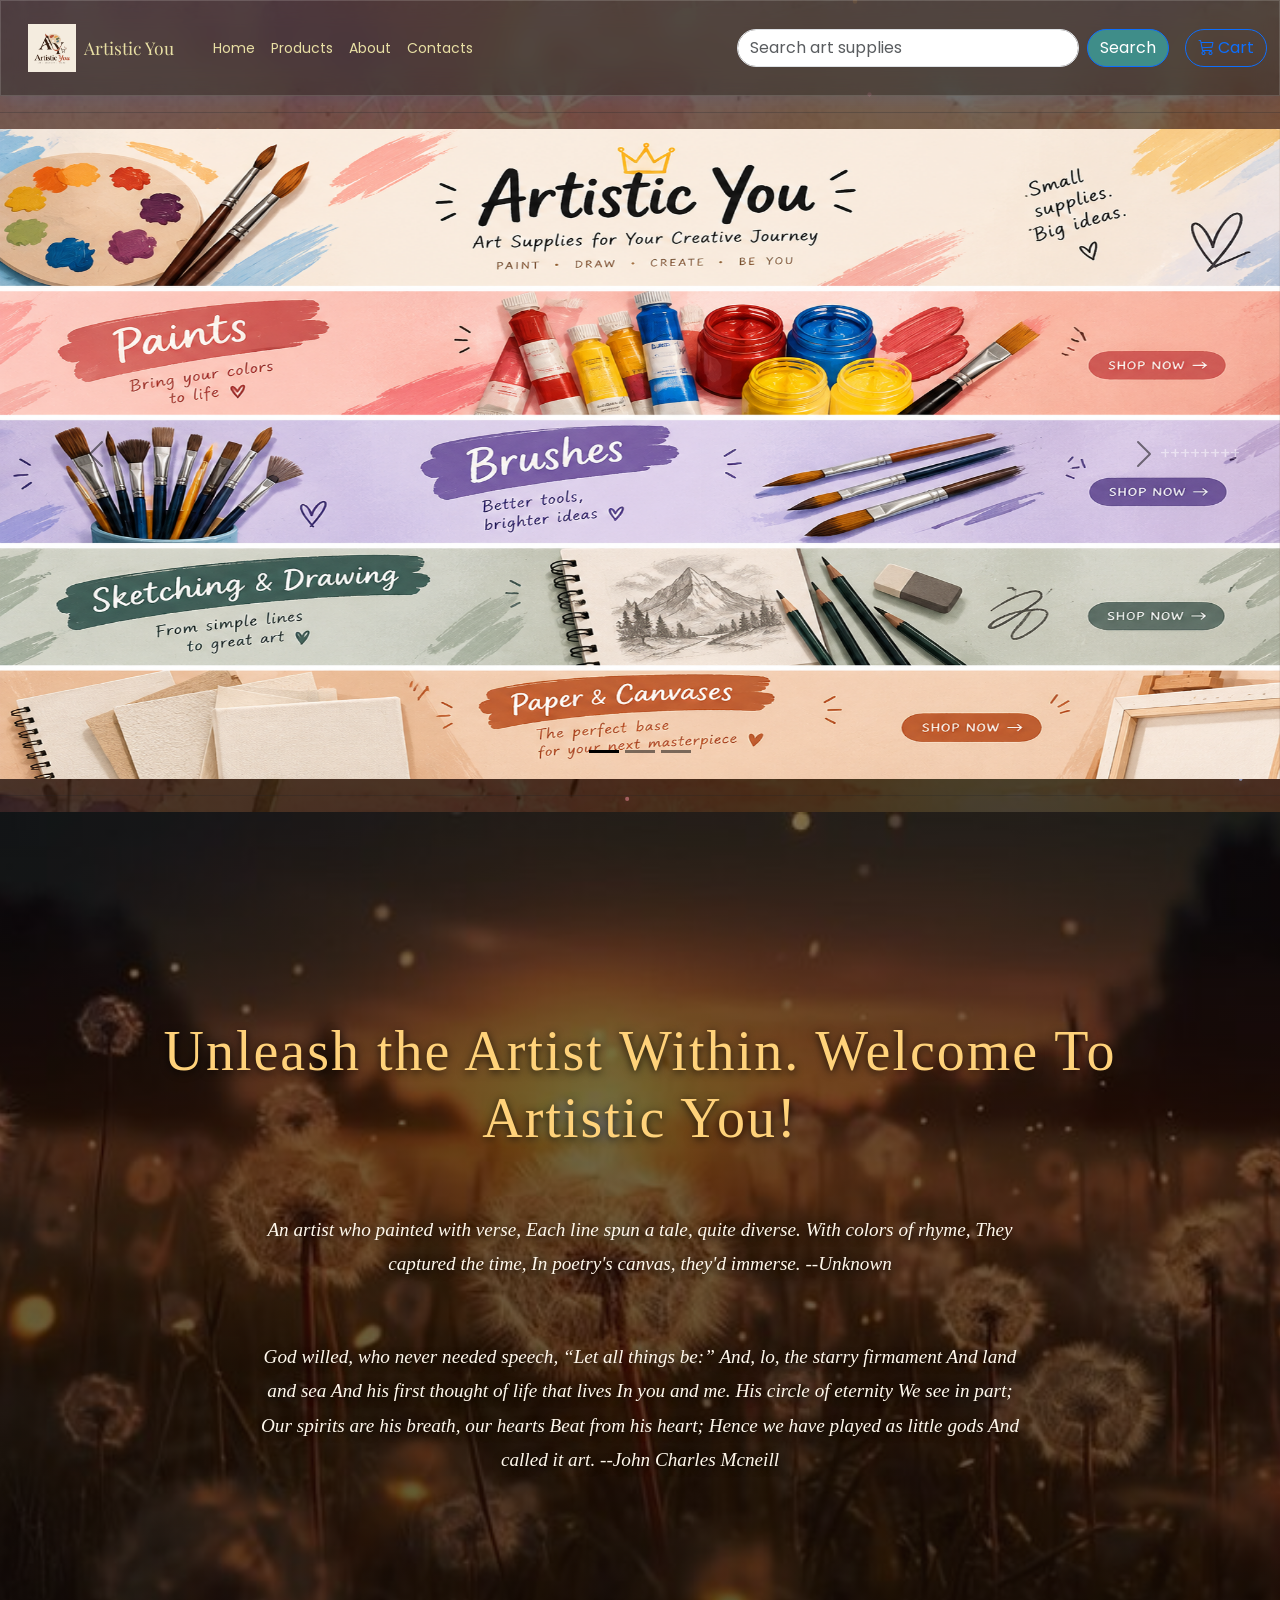
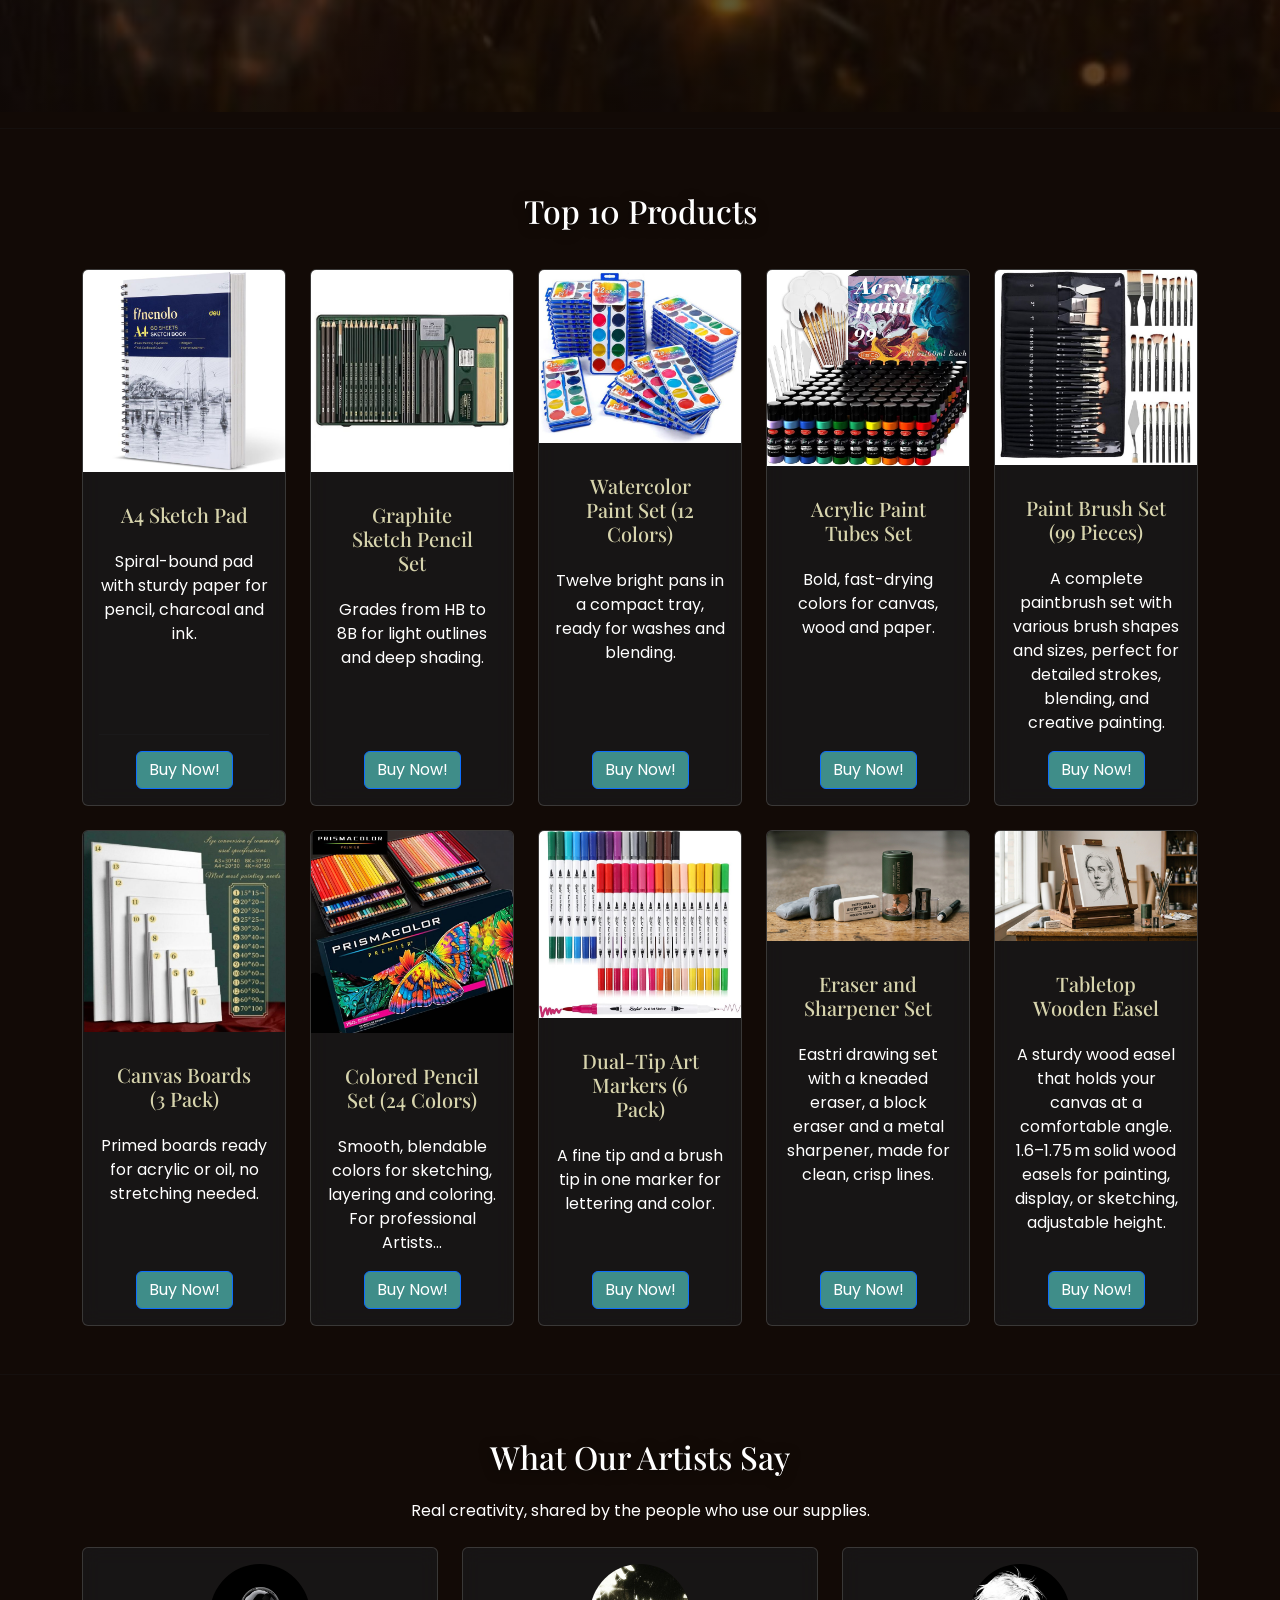
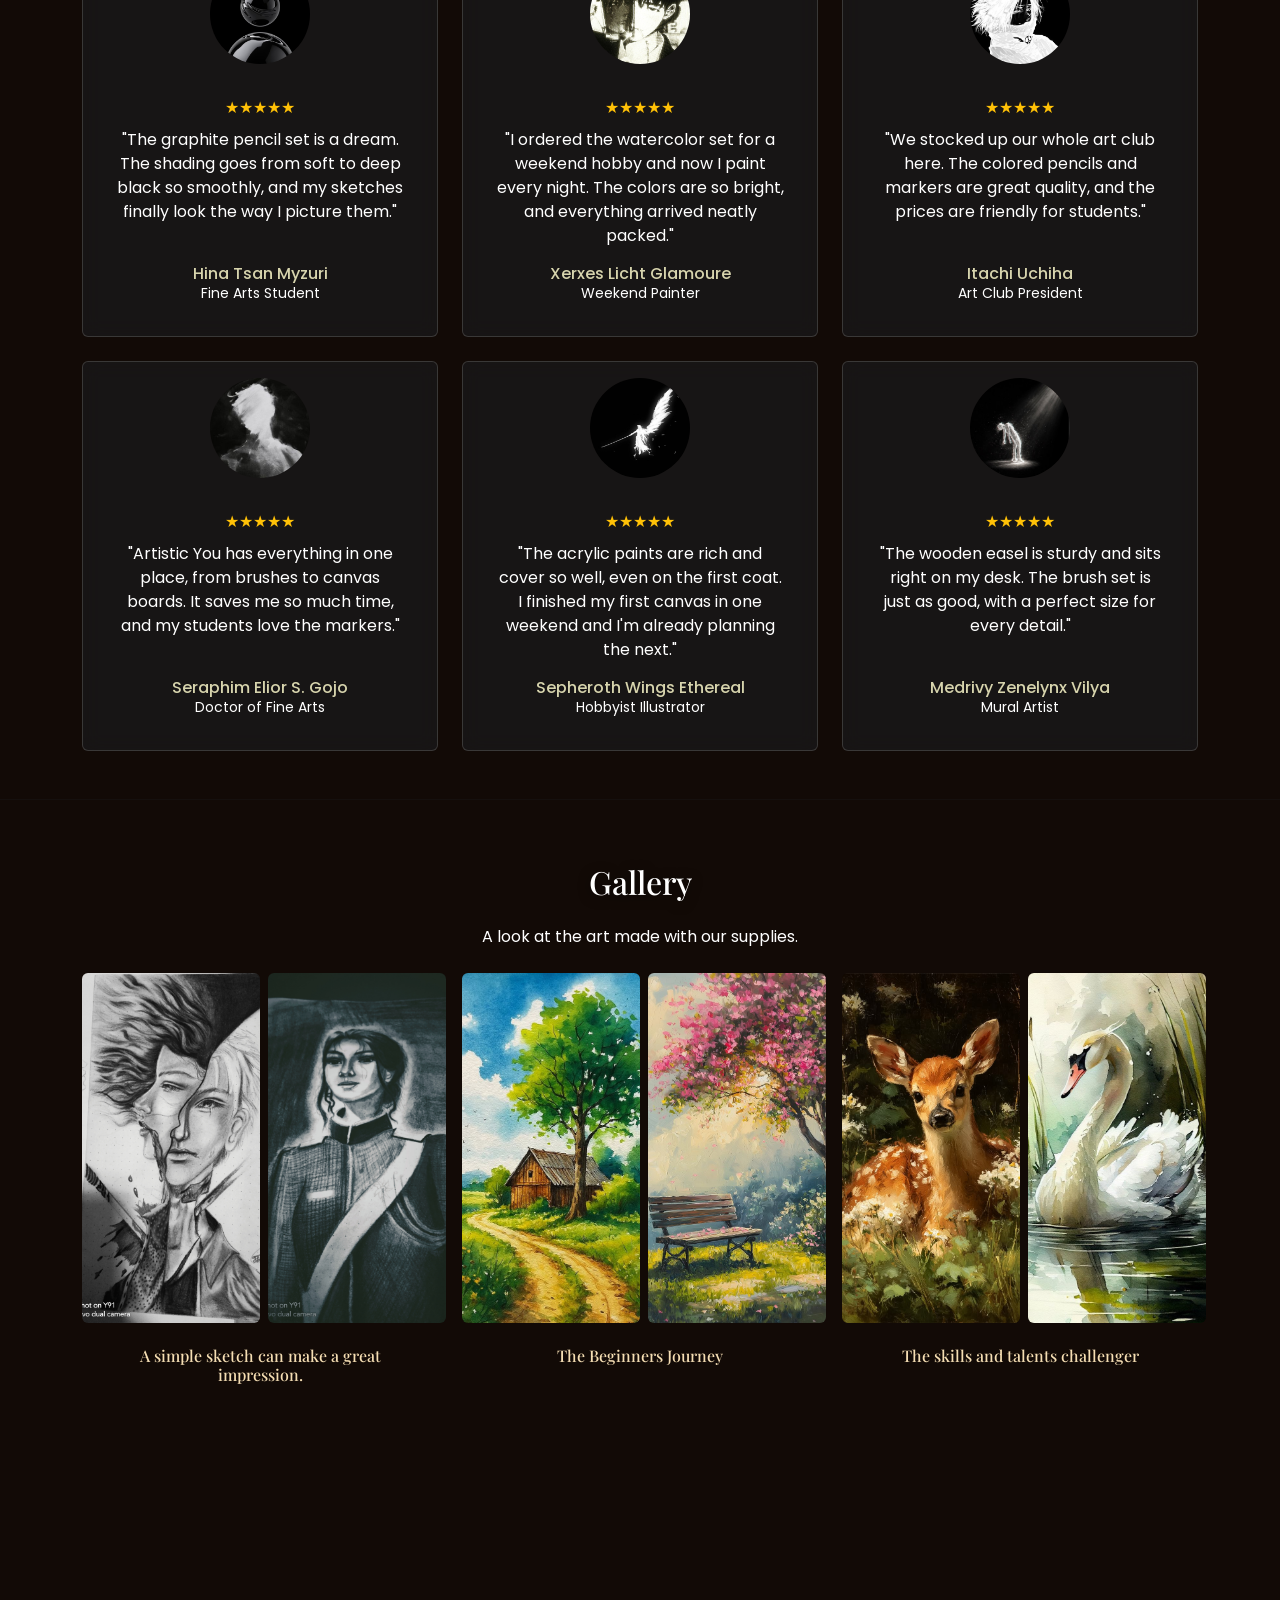
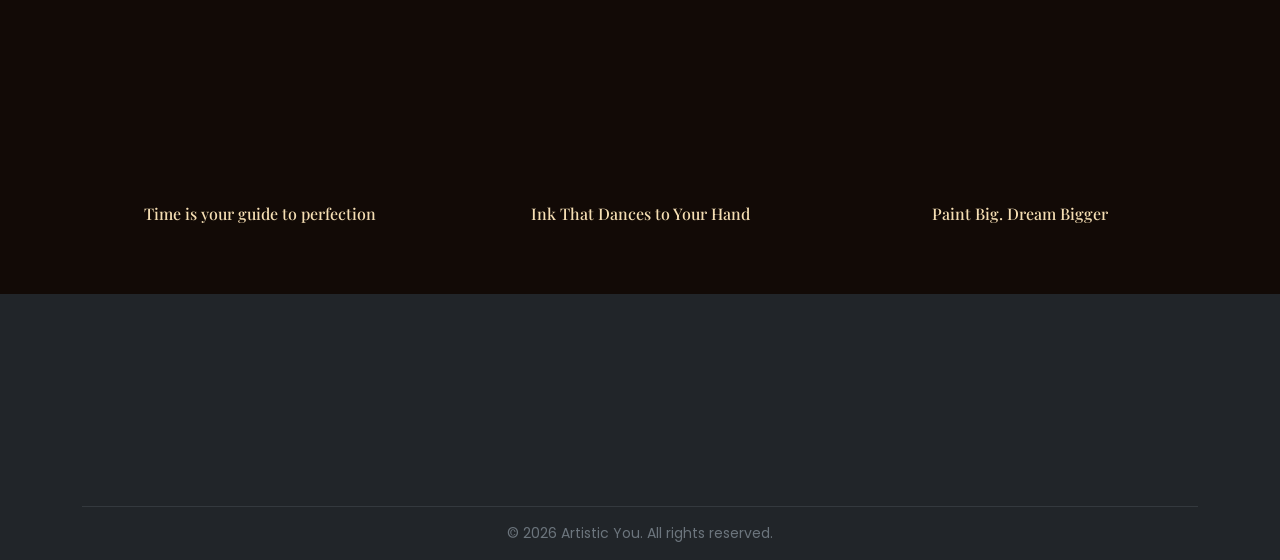
<file: index.html>
<!doctype html>
<html lang="en">
  <head>
    <meta charset="UTF-8" />
    <meta name="viewport" content="width=device-width, initial-scale=1.0" />
    <title>Artistic You | Art Materials Shop</title>
    <link
      href="https://cdn.jsdelivr.net/npm/bootstrap@5.3.0-alpha3/dist/css/bootstrap.min.css"
      rel="stylesheet"
      integrity="sha384-KK94CHFLLe+nY2dmCWGMq91rCGa5gtU4mk92HdvYe+M/SXH301p5ILy+dN9+nJOZ"
      crossorigin="anonymous"
    />
    <link
      href="https://fonts.googleapis.com/css2?family=Playfair+Display:wght@600;700&family=Poppins:wght@400;500&display=swap"
      rel="stylesheet"
    />
    <link
      rel="stylesheet"
      href="https://cdn.jsdelivr.net/npm/bootstrap-icons@1.11.3/font/bootstrap-icons.min.css"
    />
    <link rel="stylesheet" href="CSS/css.css" />

    <script src="JS/JS_test.js"></script>
  </head>
  <body>
    <main>
      <!-- Start of Navigation -->
      <section>
        <nav class="navbar navbar-expand-lg sticky-top glass">
          <div class="container-fluid">
            <a class="navbar-brand d-flex align-items-center" href="index.html">
              <img
                src="Image/Logo.png"
                alt="Artistic You logo"
                width="48"
                height="48"
                class="me-2"
              />
              <small style="color: rgb(232, 223, 164)">Artistic You</small>
            </a>
            <button
              class="navbar-toggler"
              type="button"
              data-bs-toggle="collapse"
              data-bs-target="#navbarSupportedContent"
              aria-controls="navbarSupportedContent"
              aria-expanded="false"
              aria-label="Toggle navigation"
            >
              <span class="navbar-toggler-icon"></span>
            </button>
            <div class="collapse navbar-collapse" id="navbarSupportedContent">
              <ul class="navbar-nav me-auto mb-2 mb-lg-0">
                <li class="nav-item">
                  <a
                    class="nav-link active"
                    aria-current="page"
                    href="index.html"
                    ><small style="color: rgb(232, 223, 164)">Home</small></a
                  >
                </li>
                <li class="nav-item">
                  <a class="nav-link" href="Products.html"
                    ><small style="color: rgb(232, 223, 164)"
                      >Products</small
                    ></a
                  >
                </li>
                <li class="nav-item">
                  <a class="nav-link" href="About.html"
                    ><small style="color: rgb(232, 223, 164)">About</small></a
                  >
                </li>
                <li class="nav-item">
                  <a class="nav-link" href="Contacts.html"
                    ><small style="color: rgb(232, 223, 164)"
                      >Contacts</small
                    ></a
                  >
                </li>
              </ul>
              <form class="d-flex" role="search">
                <input
                  class="form-control rounded-pill me-2"
                  type="search"
                  placeholder="Search art supplies"
                  aria-label="Search"
                />
                <button class="btn btn-primary rounded-pill" type="submit">
                  Search
                </button>
              </form>
              <a
                href="#"
                class="btn btn-outline-primary rounded-pill ms-lg-3 mt-2 mt-lg-0"
              >
                <i class="bi bi-cart3"></i> Cart
              </a>
            </div>
          </div>
        </nav>
      </section>
      <!-- End of Navigation -->

      <hr />

      <!-- Start of Banner (Carousell) -->
      <section>
        <div id="carouselExampleDark" class="carousel carousel-dark slide">
          <div class="carousel-indicators">
            <button
              type="button"
              data-bs-target="#carouselExampleDark"
              data-bs-slide-to="0"
              class="active"
              aria-current="true"
              aria-label="Slide 1"
            ></button>
            <button
              type="button"
              data-bs-target="#carouselExampleDark"
              data-bs-slide-to="1"
              aria-label="Slide 2"
            ></button>
            <button
              type="button"
              data-bs-target="#carouselExampleDark"
              data-bs-slide-to="2"
              aria-label="Slide 3"
            ></button>
          </div>
          <div class="carousel-inner">
            <div class="carousel-item active" data-bs-interval="10000">
              <img
                src="Image/Banner 1.png"
                class="d-block w-100"
                alt="Artistic You welcome banner"
                height="650"
              />
              <div class="carousel-caption d-none d-md-block"></div>
            </div>
            <div class="carousel-item" data-bs-interval="2000">
              <img
                src="Image/Banner 2.svg"
                class="d-block w-100"
                alt="Be the artistic version of you"
                height="600"
              />
              <div class="carousel-caption d-none d-md-block">
                <h5>Be The Artistic version Of You!</h5>
                <p>
                  Practice, practice and more practice builds professional
                  artists!
                </p>
              </div>
            </div>
            <div class="carousel-item">
              <img
                src="Image/Banner 3.svg"
                class="d-block w-100"
                alt="Sketch pad and watercolor palette"
                height="600"
              />
              <div class="carousel-caption d-none d-md-block">
                <h5>Every blank page is an invitation.</h5>
                <p>
                  Pick up a pencil, let the colors run,<br />
                  your story is waiting to be begun.
                </p>
              </div>
            </div>
          </div>
          <button
            class="carousel-control-prev"
            type="button"
            data-bs-target="#carouselExampleDark"
            data-bs-slide="prev"
          >
            <span class="carousel-control-prev-icon" aria-hidden="true"></span>
            <span class="visually-hidden">Previous</span>
          </button>
          <button
            class="carousel-control-next"
            type="button"
            data-bs-target="#carouselExampleDark"
            data-bs-slide="next"
          >
            <span class="carousel-control-next-icon" aria-hidden="true"></span>
            <span class="visually-hidden">Next</span>++++++++
          </button>
        </div>
      </section>
      <!-- End OF Banner -->

      <hr />
      <section class="Introduction">
        <h2>Unleash the Artist Within. Welcome To Artistic You!</h2>
        <h5>
          An artist who painted with verse, Each line spun a tale, quite
          diverse. With colors of rhyme, They captured the time, In poetry's
          canvas, they'd immerse. --Unknown
        </h5>
        <h5>
          God willed, who never needed speech, “Let all things be:” And, lo, the
          starry firmament And land and sea And his first thought of life that
          lives In you and me. His circle of eternity We see in part; Our
          spirits are his breath, our hearts Beat from his heart; Hence we have
          played as little gods And called it art. --John Charles Mcneill
        </h5>

        <img src="Image/Art.jpg" alt="Background" />
      </section>
      <hr />

      <!-- Start of Top 10 Products (CARD) -->
      <section class="container my-5 Top-Products">
        <h2 class="text-center mb-4">Top 10 Products</h2>
        <div class="row row-cols-1 row-cols-sm-2 row-cols-lg-5 g-4">
          <div class="col">
            <div class="card text-center h-100">
              <img
                src="Image/Sketch pad.jpg"
                class="card-img-top"
                alt="A4 Sketch Pad"
              />
              <div class="card-body">
                <h5 class="card-title">A4 Sketch Pad</h5>
                <p class="card-text">
                  Spiral-bound pad with sturdy paper for pencil, charcoal and
                  ink.
                </p>
                <hr />
                <a href="#" class="btn btn-primary">Buy Now!</a>
              </div>
            </div>
          </div>
          <div class="col">
            <div class="card text-center h-100">
              <img
                src="Image/Pencil Sketch.jpg"
                class="card-img-top"
                alt="Graphite Sketch Pencil Set"
              />
              <div class="card-body">
                <h5 class="card-title">Graphite Sketch Pencil Set</h5>
                <p class="card-text">
                  Grades from HB to 8B for light outlines and deep shading.
                </p>
                <a href="#" class="btn btn-primary">Buy Now!</a>
              </div>
            </div>
          </div>
          <div class="col">
            <div class="card text-center h-100">
              <img
                src="Image/Water Color Set.jpg"
                class="card-img-top"
                alt="Watercolor Paint Set (12 Colors)"
              />
              <div class="card-body">
                <h5 class="card-title">Watercolor Paint Set (12 Colors)</h5>
                <p class="card-text">
                  Twelve bright pans in a compact tray, ready for washes and
                  blending.
                </p>
                <a href="#" class="btn btn-primary">Buy Now!</a>
              </div>
            </div>
          </div>
          <div class="col">
            <div class="card text-center h-100">
              <img
                src="Image/Acrylic.jpg"
                class="card-img-top"
                alt="Acrylic Paint Tubes Set"
              />
              <div class="card-body">
                <h5 class="card-title">Acrylic Paint Tubes Set</h5>
                <p class="card-text">
                  Bold, fast-drying colors for canvas, wood and paper.
                </p>
                <a href="#" class="btn btn-primary">Buy Now!</a>
              </div>
            </div>
          </div>
          <div class="col">
            <div class="card text-center h-100">
              <img
                src="Image/Paintbrush Sketch Set.jpg"
                class="card-img-top"
                alt="Paint Brush Set (99 Pieces)"
              />
              <div class="card-body">
                <h5 class="card-title">Paint Brush Set (99 Pieces)</h5>
                <p class="card-text">
                  A complete paintbrush set with various brush shapes and sizes,
                  perfect for detailed strokes, blending, and creative painting.
                </p>
                <a href="#" class="btn btn-primary">Buy Now!</a>
              </div>
            </div>
          </div>
          <div class="col">
            <div class="card text-center h-100">
              <img
                src="Image/Canvas Board.jpg"
                class="card-img-top"
                alt="Canvas Boards (3 Pack)"
              />
              <div class="card-body">
                <h5 class="card-title">Canvas Boards (3 Pack)</h5>
                <p class="card-text">
                  Primed boards ready for acrylic or oil, no stretching needed.
                </p>
                <a href="#" class="btn btn-primary">Buy Now!</a>
              </div>
            </div>
          </div>
          <div class="col">
            <div class="card text-center h-100">
              <img
                src="Image/Colored Pencil Set.jpg"
                class="card-img-top"
                alt="Colored Pencil Set (24 Colors)"
              />
              <div class="card-body">
                <h5 class="card-title">Colored Pencil Set (24 Colors)</h5>
                <p class="card-text">
                  Smooth, blendable colors for sketching, layering and coloring.
                  For professional Artists...
                </p>
                <a href="#" class="btn btn-primary">Buy Now!</a>
              </div>
            </div>
          </div>
          <div class="col">
            <div class="card text-center h-100">
              <img
                src="Image/Dual tip markers.jpg"
                class="card-img-top"
                alt="Dual-Tip Art Markers (6 Pack)"
              />
              <div class="card-body">
                <h5 class="card-title">Dual-Tip Art Markers (6 Pack)</h5>
                <p class="card-text">
                  A fine tip and a brush tip in one marker for lettering and
                  color.
                </p>
                <a href="#" class="btn btn-primary">Buy Now!</a>
              </div>
            </div>
          </div>
          <div class="col">
            <div class="card text-center h-100">
              <img
                src="Image/Eraser and Sharpener.jpg"
                class="card-img-top"
                alt="Eraser and Sharpener Set"
              />
              <div class="card-body">
                <h5 class="card-title">Eraser and Sharpener Set</h5>
                <p class="card-text">
                  Eastri drawing set with a kneaded eraser, a block eraser and a
                  metal sharpener, made for clean, crisp lines.
                </p>
                <a href="#" class="btn btn-primary">Buy Now!</a>
              </div>
            </div>
          </div>
          <div class="col">
            <div class="card text-center h-100">
              <img
                src="Image/Tabletop Wooden Easel.jpg"
                class="card-img-top"
                alt="Tabletop Wooden Easel"
              />
              <div class="card-body">
                <h5 class="card-title">Tabletop Wooden Easel</h5>
                <p class="card-text">
                  A sturdy wood easel that holds your canvas at a comfortable
                  angle. 1.6–1.75 m solid wood easels for painting, display, or
                  sketching, adjustable height.
                </p>
                <a href="#" class="btn btn-primary">Buy Now!</a>
              </div>
            </div>
          </div>
        </div>
      </section>
      <!-- End of Top 10 Products -->

      <hr />

      <!-- Start of Testimonies -->
      <section class="container my-5">
        <h2 class="text-center mb-2">What Our Artists Say</h2>
        <p class="text-center text-muted mb-4">
          Real creativity, shared by the people who use our supplies.
        </p>

        <div class="row row-cols-1 row-cols-md-3 g-4">
          <div class="col">
            <div class="card text-center h-100 p-3">
              <img
                src="Image/Insecurities.jpg"
                class="rounded-circle mx-auto mb-3"
                alt="Hina Tsan"
                style="width: 100px; height: 100px; object-fit: cover"
              />
              <div class="card-body">
                <div class="text-warning mb-2">★★★★★</div>
                <p class="card-text">
                  "The graphite pencil set is a dream. The shading goes from
                  soft to deep black so smoothly, and my sketches finally look
                  the way I picture them."
                </p>
                <h6 class="card-title mb-0">Hina Tsan Myzuri</h6>
                <small class="text-muted">Fine Arts Student</small>
              </div>
            </div>
          </div>

          <div class="col">
            <div class="card text-center h-100 p-3">
              <img
                src="Image/Amore.jpg"
                class="rounded-circle mx-auto mb-3"
                alt="Xerxes"
                style="width: 100px; height: 100px; object-fit: cover"
              />
              <div class="card-body">
                <div class="text-warning mb-2">★★★★★</div>
                <p class="card-text">
                  "I ordered the watercolor set for a weekend hobby and now I
                  paint every night. The colors are so bright, and everything
                  arrived neatly packed."
                </p>
                <h6 class="card-title mb-0">Xerxes Licht Glamoure</h6>
                <small class="text-muted">Weekend Painter</small>
              </div>
            </div>
          </div>

          <div class="col">
            <div class="card text-center h-100 p-3">
              <img
                src="Image/Itachi Uchiha.jpg"
                class="rounded-circle mx-auto mb-3"
                alt="Itachi"
                style="width: 100px; height: 100px; object-fit: cover"
              />
              <div class="card-body">
                <div class="text-warning mb-2">★★★★★</div>
                <p class="card-text">
                  "We stocked up our whole art club here. The colored pencils
                  and markers are great quality, and the prices are friendly for
                  students."
                </p>
                <h6 class="card-title mb-0">Itachi Uchiha</h6>
                <small class="text-muted">Art Club President</small>
              </div>
            </div>
          </div>

          <div class="col">
            <div class="card text-center h-100 p-3">
              <img
                src="Image/Gojo Saturo.jpg"
                class="rounded-circle mx-auto mb-3"
                alt="Gojo"
                style="width: 100px; height: 100px; object-fit: cover"
              />
              <div class="card-body">
                <div class="text-warning mb-2">★★★★★</div>
                <p class="card-text">
                  "Artistic You has everything in one place, from brushes to
                  canvas boards. It saves me so much time, and my students love
                  the markers."
                </p>
                <h6 class="card-title mb-0">Seraphim Elior S. Gojo</h6>
                <small class="text-muted">Doctor of Fine Arts</small>
              </div>
            </div>
          </div>

          <div class="col">
            <div class="card text-center h-100 p-3">
              <img
                src="Image/Sepheroth.jpg"
                class="rounded-circle mx-auto mb-3"
                alt="Sepheroth"
                style="width: 100px; height: 100px; object-fit: cover"
              />
              <div class="card-body">
                <div class="text-warning mb-2">★★★★★</div>
                <p class="card-text">
                  "The acrylic paints are rich and cover so well, even on the
                  first coat. I finished my first canvas in one weekend and I'm
                  already planning the next."
                </p>
                <h6 class="card-title mb-0">Sepheroth Wings Ethereal</h6>
                <small class="text-muted">Hobbyist Illustrator</small>
              </div>
            </div>
          </div>

          <div class="col">
            <div class="card text-center h-100 p-3">
              <img
                src="Image/Medria Done.jpg"
                class="rounded-circle mx-auto mb-3"
                alt="Medrivy"
                style="width: 100px; height: 100px; object-fit: cover"
              />
              <div class="card-body">
                <div class="text-warning mb-2">★★★★★</div>
                <p class="card-text">
                  "The wooden easel is sturdy and sits right on my desk. The
                  brush set is just as good, with a perfect size for every
                  detail."
                </p>
                <h6 class="card-title mb-0">Medrivy Zenelynx Vilya</h6>
                <small class="text-muted">Mural Artist</small>
              </div>
            </div>
          </div>
        </div>
      </section>
      <!-- End of Testimonies -->
      <hr />

      <!-- Start of Gallery -->
      <section class="container my-5">
        <h2 class="text-center mb-2">Gallery</h2>
        <p class="text-center text-muted mb-4">
          A look at the art made with our supplies.
        </p>

        <div class="row row-cols-1 row-cols-md-3 g-4">
          <div class="col">
            <div class="d-flex gap-2">
              <img
                src="Image/Gallery/Sketch.jpg"
                class="w-50 rounded gallery-img"
                alt="Pencil sketch portrait"
              />
              <img
                src="Image/Gallery/Sketch1.JPG"
                class="w-50 rounded gallery-img"
                alt="Pencil sketch of a woman"
              />
            </div>
            <h5 class="text-center fs-6 mt-2">
              A simple sketch can make a great impression.
            </h5>
          </div>
          <div class="col">
            <div class="d-flex gap-2">
              <img
                src="Image/Gallery/Water Color.jpg"
                class="w-50 rounded gallery-img"
                alt="Watercolor landscape with a barn"
              />
              <img
                src="Image/Gallery/WaterColor1.jpg"
                class="w-50 rounded gallery-img"
                alt="Watercolor park bench under a tree"
              />
            </div>
            <h5 class="text-center fs-6 mt-2">The Beginners Journey</h5>
          </div>
          <div class="col">
            <div class="d-flex gap-2">
              <img
                src="Image/Gallery/Acrylic Painting.jpg"
                class="w-50 rounded gallery-img"
                alt="Painting of a fawn"
              />
              <img
                src="Image/Gallery/AcryPaint1.jpg"
                class="w-50 rounded gallery-img"
                alt="Painting of a swan"
              />
            </div>
            <h5 class="text-center fs-6 mt-2">
              The skills and talents challenger
            </h5>
          </div>
          <div class="col">
            <div class="d-flex gap-2">
              <img
                src="Image/Gallery/Colored Pencil.jpg"
                class="w-50 rounded gallery-img"
                alt="Colored pencil drawing of a cat"
              />
              <img
                src="Image/Gallery/Colored Pencil1.jpg"
                class="w-50 rounded gallery-img"
                alt="Colored pencil drawing of a puppy"
              />
            </div>
            <h5 class="text-center fs-6 mt-2">
              Time is your guide to perfection
            </h5>
          </div>
          <div class="col">
            <div class="d-flex gap-2">
              <img
                src="Image/Gallery/Marker.jpg"
                class="w-50 rounded gallery-img"
                alt="Marker lettering"
              />
              <img
                src="Image/Gallery/Marker-1.jpg"
                class="w-50 rounded gallery-img"
                alt="Marker alphabet lettering"
              />
            </div>
            <h5 class="text-center fs-6 mt-2">Ink That Dances to Your Hand</h5>
          </div>
          <div class="col">
            <div class="d-flex gap-2">
              <img
                src="Image/Gallery/Mural (1).jpg"
                class="w-50 rounded gallery-img"
                alt="Mural sketch"
              />
              <img
                src="Image/Gallery/Mural2.jpg"
                class="w-50 rounded gallery-img"
                alt="Mural of a city"
              />
            </div>
            <h5 class="text-center fs-6 mt-2">Paint Big. Dream Bigger</h5>
          </div>
        </div>
      </section>
      <!-- End of Gallery -->
    </main>

    <!-- Start of Footer -->
    <footer class="bg-dark text-light pt-5 pb-3 mt-5">
      <div class="container">
        <div class="row g-4">
          <div class="col-12 col-md-4">
            <h5 class="fw-bold">Artistic You</h5>
            <p class="text-secondary">
              Art materials for every kind of artist. Sketch it, paint it, make
              it yours.
            </p>
          </div>

          <div class="col-6 col-md-2">
            <h6 class="fw-bold">Quick Links</h6>
            <ul class="list-unstyled">
              <li>
                <a href="index.html" class="text-decoration-none text-secondary"
                  >Home</a
                >
              </li>
              <li>
                <a
                  href="Products.html"
                  class="text-decoration-none text-secondary"
                  >Products</a
                >
              </li>
              <li>
                <a href="About.html" class="text-decoration-none text-secondary"
                  >About</a
                >
              </li>
              <li>
                <a
                  href="Contacts.html"
                  class="text-decoration-none text-secondary"
                  >Contacts</a
                >
              </li>
            </ul>
          </div>

          <div class="col-6 col-md-3">
            <h6 class="fw-bold">Shop</h6>
            <ul class="list-unstyled text-secondary">
              <li>Sketching</li>
              <li>Painting</li>
              <li>Drawing</li>
              <li>Easels and Canvas</li>
            </ul>
          </div>

          <div class="col-12 col-md-3">
            <h6 class="fw-bold">Contact Us</h6>
            <ul class="list-unstyled text-secondary">
              <li>Email: artisticyou@gmail.com</li>
              <li>Phone: 0900 639 2586</li>
              <li>Open daily, 9 AM to 6 PM</li>
            </ul>
          </div>
        </div>

        <hr class="border-secondary mt-4" />

        <p class="text-center text-secondary small mb-0">
          &copy; 2026 Artistic You. All rights reserved.
        </p>
      </div>
    </footer>
    <!-- End of Footer -->
    <script
      src="https://cdn.jsdelivr.net/npm/bootstrap@5.3.0-alpha3/dist/js/bootstrap.bundle.min.js"
      integrity="sha384-ENjdO4Dr2bkBIFxQpeoTz1HIcje39Wm4jDKdf19U8gI4ddQ3GYNS7NTKfAdVQSZe"
      crossorigin="anonymous"
    ></script>
  </body>
</html>
</file>
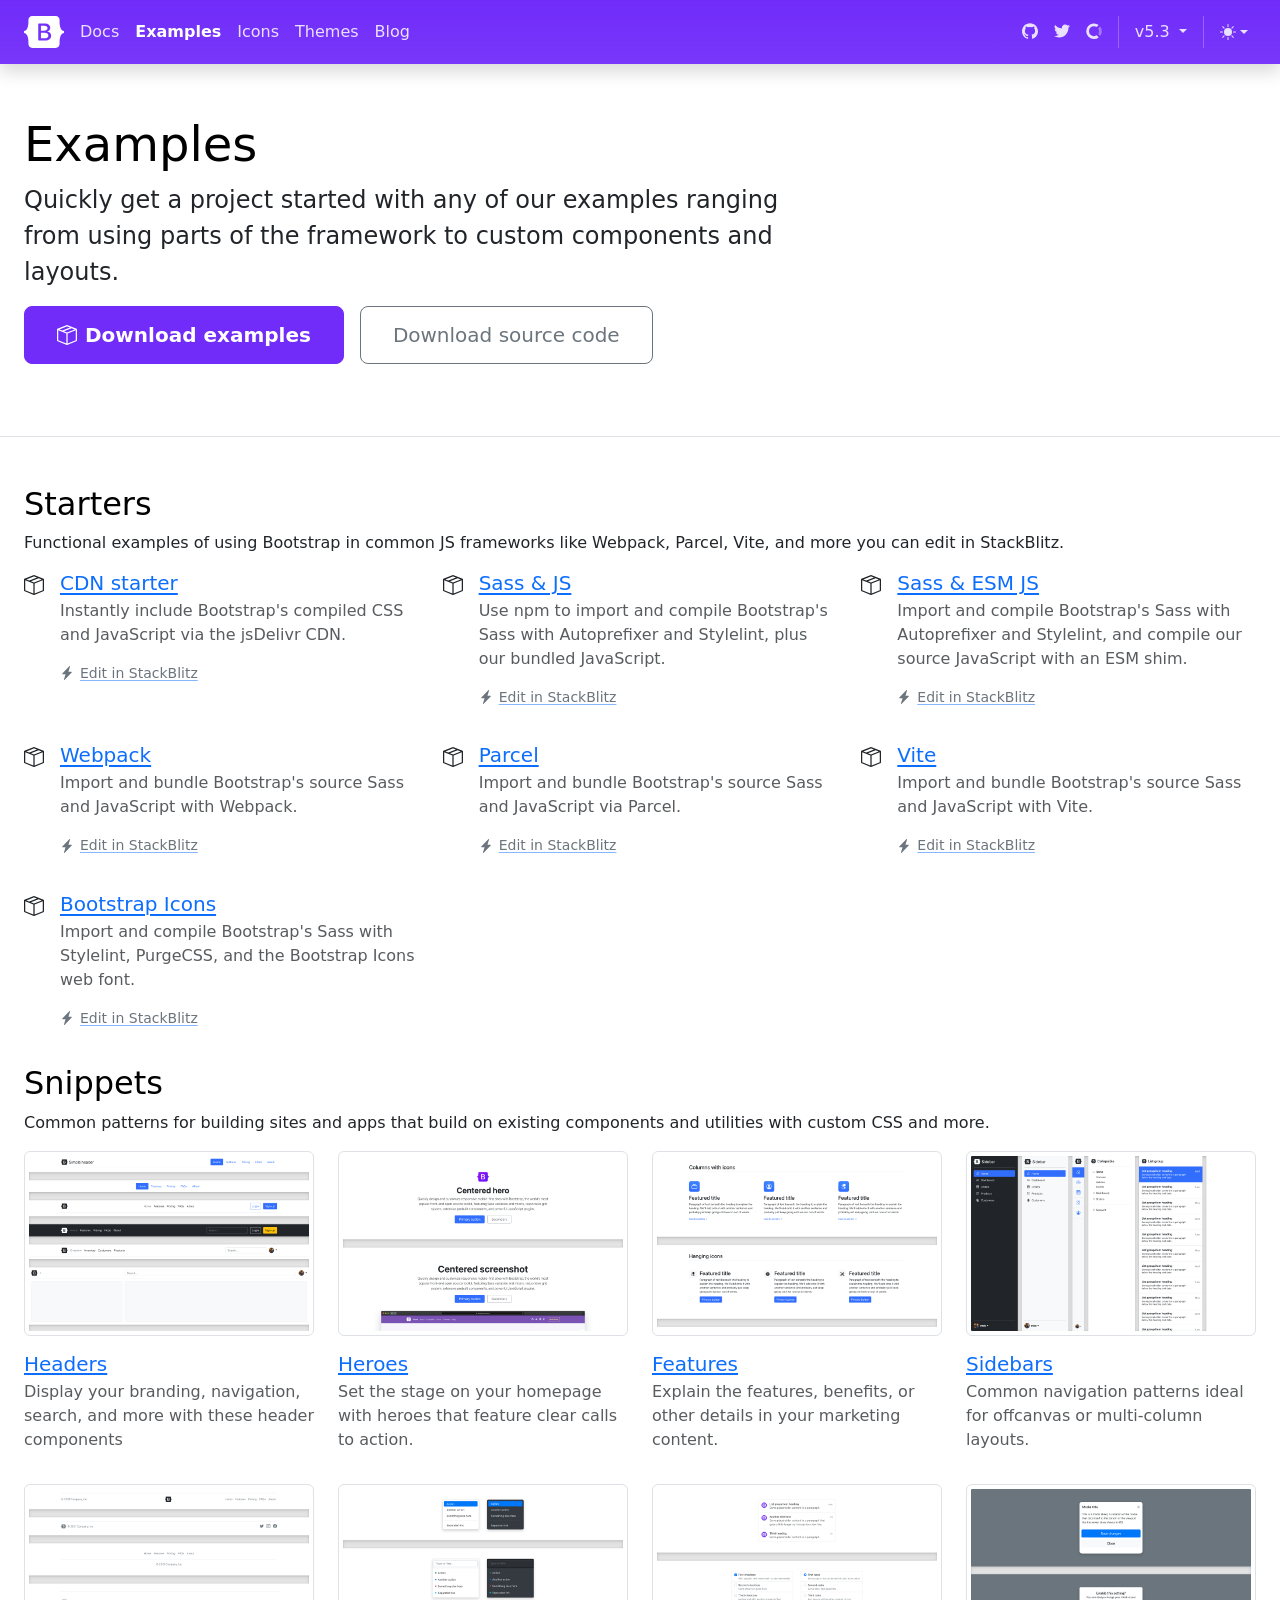
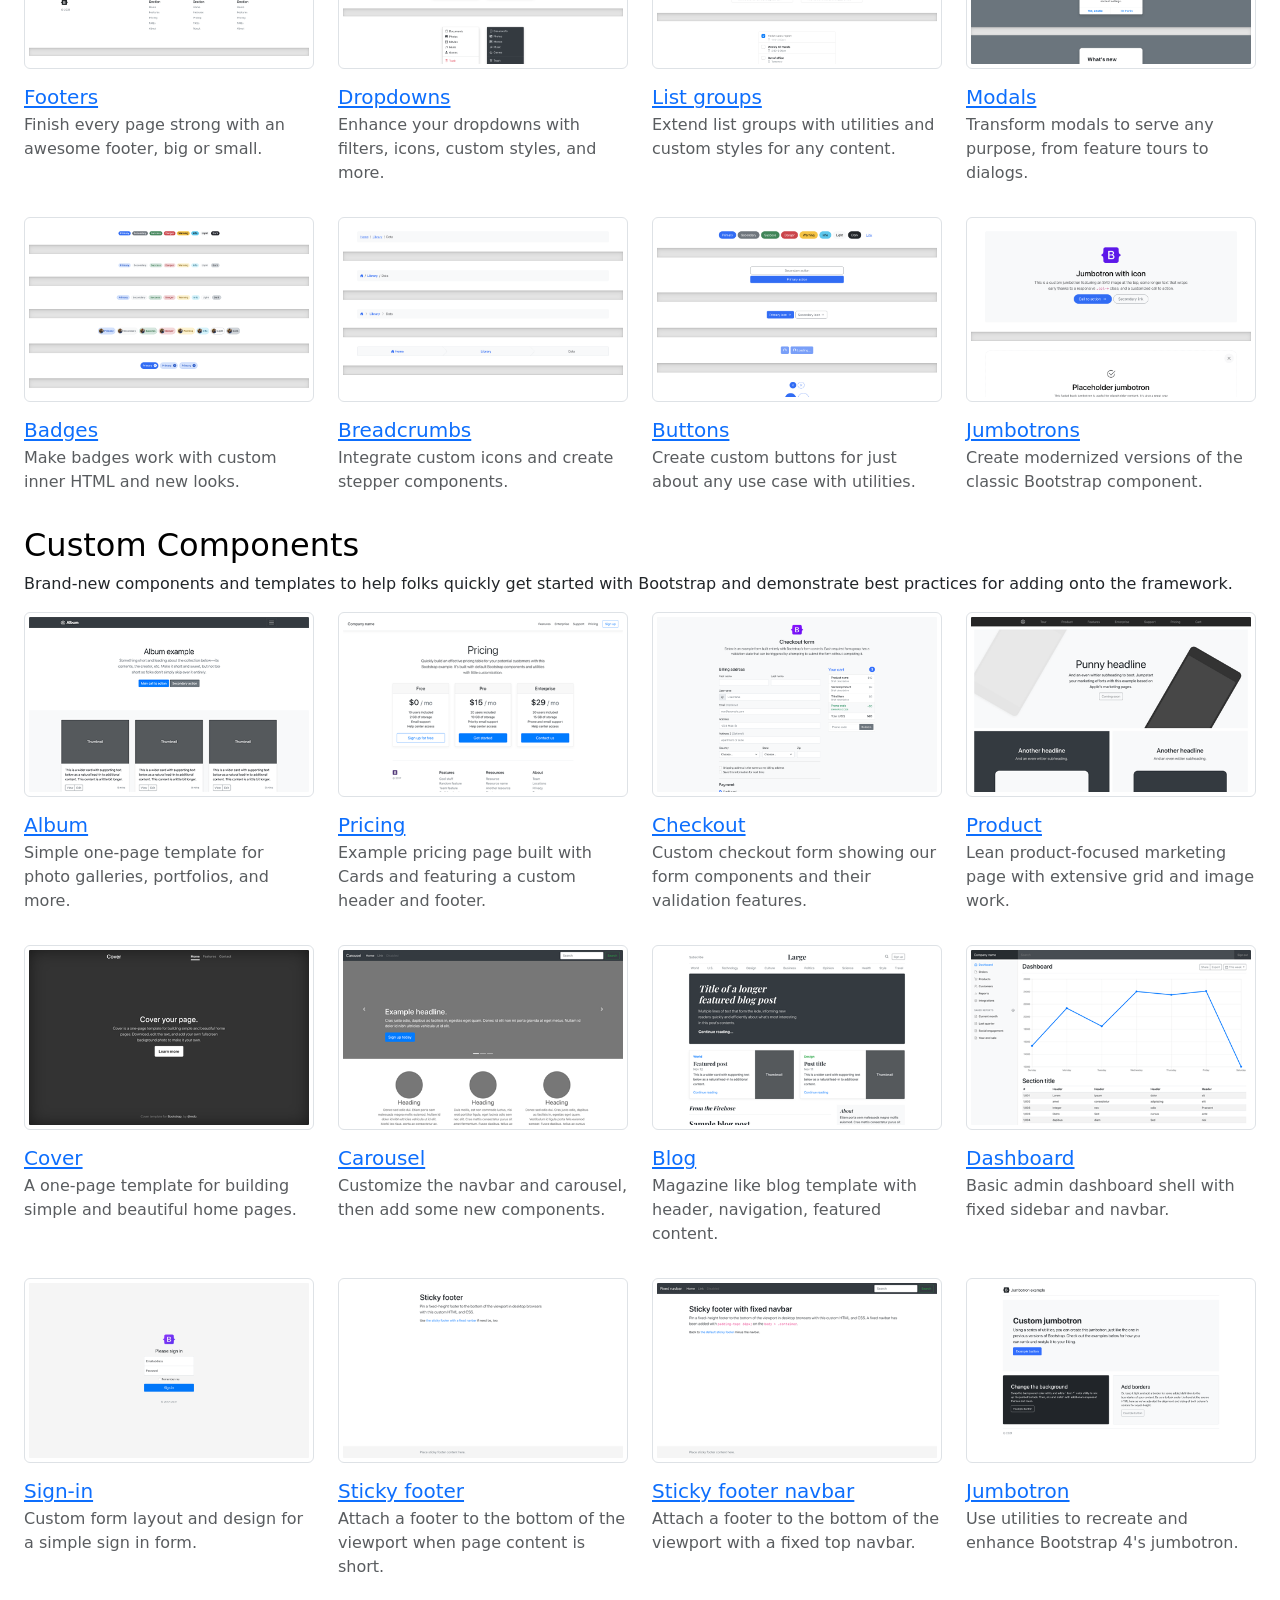
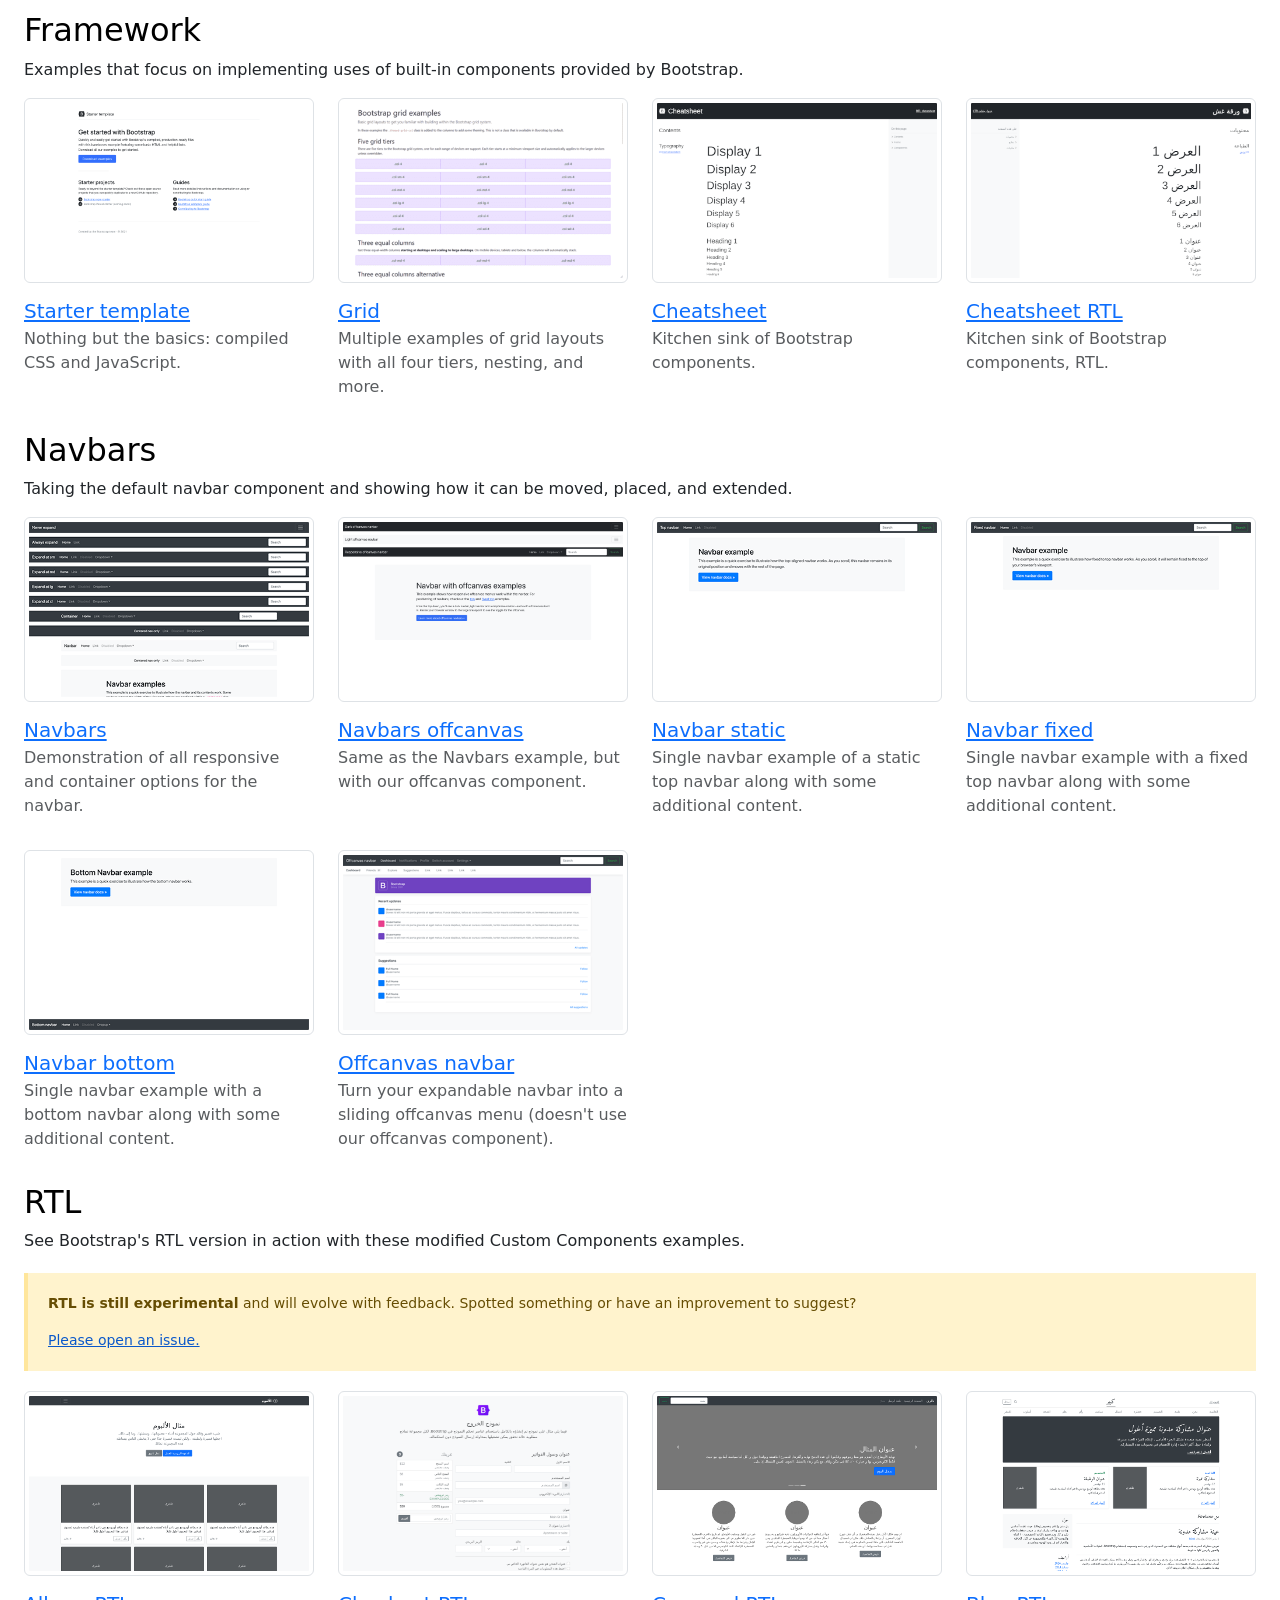
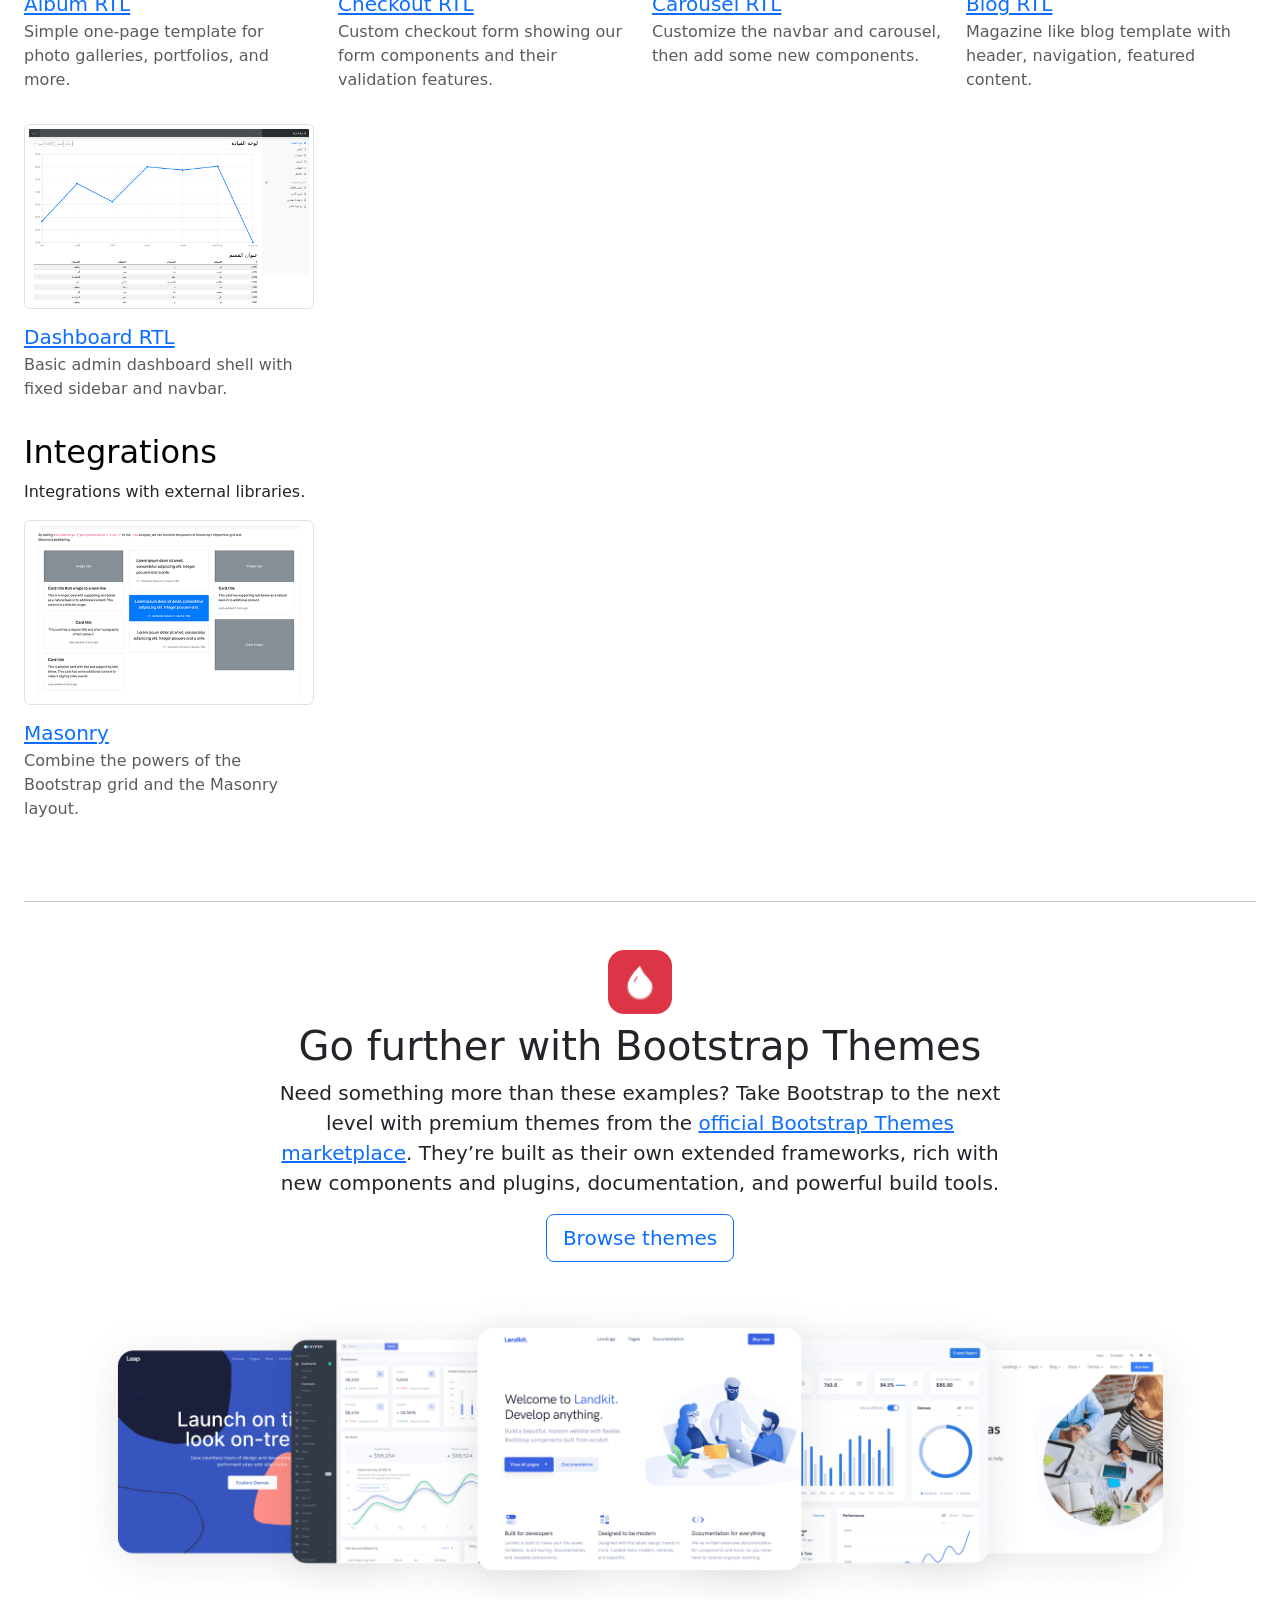
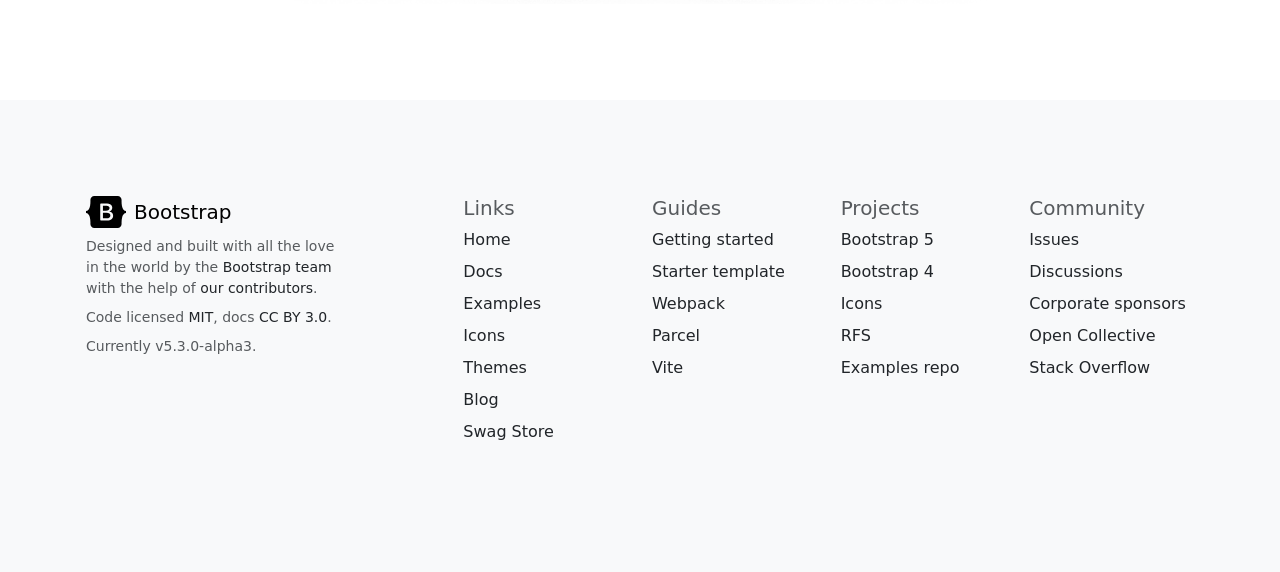
<file: bootstrap-offline-docs-5.3/examples/index.html>
<!DOCTYPE html>
<html lang="en" data-bs-theme="auto">
  <!-- Mirrored from getbootstrap.com/docs/5.3/examples/ by HTTrack Website Copier/3.x [XR&CO'2014], Mon, 15 May 2023 13:31:13 GMT -->
  <!-- Added by HTTrack --><meta
    http-equiv="content-type"
    content="text/html;charset=utf-8"
  /><!-- /Added by HTTrack -->
  <head>
    <meta charset="utf-8" />
    <meta name="viewport" content="width=device-width, initial-scale=1" />
    <meta
      name="description"
      content="Quickly get a project started with any of our examples ranging from using parts of the framework to custom components and layouts."
    />
    <meta
      name="author"
      content="Mark Otto, Jacob Thornton, and Bootstrap contributors"
    />
    <meta name="generator" content="Hugo 0.111.3" />

    <meta name="docsearch:language" content="en" />
    <meta name="docsearch:version" content="5.3" />

    <title>Examples · Bootstrap v5.3</title>

    <link rel="canonical" href="index.html" />

    <script src="../assets/js/color-modes.js"></script>

    <link href="../dist/css/bootstrap.min.css" rel="stylesheet" />
    <link href="../assets/css/docs.css" rel="stylesheet" />

    <!-- Favicons -->
    <link
      rel="apple-touch-icon"
      href="../assets/img/favicons/apple-touch-icon.png"
      sizes="180x180"
    />
    <link
      rel="icon"
      href="../assets/img/favicons/favicon-32x32.png"
      sizes="32x32"
      type="image/png"
    />
    <link
      rel="icon"
      href="../assets/img/favicons/favicon-16x16.png"
      sizes="16x16"
      type="image/png"
    />
    <link rel="manifest" href="../assets/img/favicons/manifest.json" />
    <link
      rel="mask-icon"
      href="../assets/img/favicons/safari-pinned-tab.svg"
      color="#712cf9"
    />
    <link rel="icon" href="../assets/img/favicons/favicon.ico" />
    <meta name="theme-color" content="#712cf9" />

    <meta name="twitter:card" content="summary_large_image" />
    <meta name="twitter:site" content="@getbootstrap" />
    <meta name="twitter:creator" content="@getbootstrap" />
    <meta name="twitter:title" content="Examples" />
    <meta
      name="twitter:description"
      content="Quickly get a project started with any of our examples ranging from using parts of the framework to custom components and layouts."
    />
    <meta
      name="twitter:image"
      content="https://getbootstrap.com/docs/5.3/assets/brand/bootstrap-social.png"
    />

    <meta
      property="og:url"
      content="https://getbootstrap.com/docs/5.3/examples/"
    />
    <meta property="og:title" content="Examples" />
    <meta
      property="og:description"
      content="Quickly get a project started with any of our examples ranging from using parts of the framework to custom components and layouts."
    />
    <meta property="og:type" content="website" />
    <meta
      property="og:image"
      content="https://getbootstrap.com/docs/5.3/assets/brand/bootstrap-social.png"
    />
    <meta property="og:image:type" content="image/png" />
    <meta property="og:image:width" content="2000" />
    <meta property="og:image:height" content="1000" />
  </head>
  <body>
    <div class="skippy visually-hidden-focusable overflow-hidden">
      <div class="container-xl">
        <a class="d-inline-flex p-2 m-1" href="#content"
          >Skip to main content</a
        >
      </div>
    </div>

    <svg xmlns="http://www.w3.org/2000/svg" style="display: none">
      <symbol id="arrow-right" viewBox="0 0 16 16">
        <path
          fill-rule="evenodd"
          d="M1 8a.5.5 0 0 1 .5-.5h11.793l-3.147-3.146a.5.5 0 0 1 .708-.708l4 4a.5.5 0 0 1 0 .708l-4 4a.5.5 0 0 1-.708-.708L13.293 8.5H1.5A.5.5 0 0 1 1 8z"
        />
      </symbol>
      <symbol id="book-half" viewBox="0 0 16 16">
        <path
          d="M8.5 2.687c.654-.689 1.782-.886 3.112-.752 1.234.124 2.503.523 3.388.893v9.923c-.918-.35-2.107-.692-3.287-.81-1.094-.111-2.278-.039-3.213.492V2.687zM8 1.783C7.015.936 5.587.81 4.287.94c-1.514.153-3.042.672-3.994 1.105A.5.5 0 0 0 0 2.5v11a.5.5 0 0 0 .707.455c.882-.4 2.303-.881 3.68-1.02 1.409-.142 2.59.087 3.223.877a.5.5 0 0 0 .78 0c.633-.79 1.814-1.019 3.222-.877 1.378.139 2.8.62 3.681 1.02A.5.5 0 0 0 16 13.5v-11a.5.5 0 0 0-.293-.455c-.952-.433-2.48-.952-3.994-1.105C10.413.809 8.985.936 8 1.783z"
        />
      </symbol>
      <symbol id="box-seam" viewBox="0 0 16 16">
        <path
          d="M8.186 1.113a.5.5 0 0 0-.372 0L1.846 3.5l2.404.961L10.404 2l-2.218-.887zm3.564 1.426L5.596 5 8 5.961 14.154 3.5l-2.404-.961zm3.25 1.7-6.5 2.6v7.922l6.5-2.6V4.24zM7.5 14.762V6.838L1 4.239v7.923l6.5 2.6zM7.443.184a1.5 1.5 0 0 1 1.114 0l7.129 2.852A.5.5 0 0 1 16 3.5v8.662a1 1 0 0 1-.629.928l-7.185 2.874a.5.5 0 0 1-.372 0L.63 13.09a1 1 0 0 1-.63-.928V3.5a.5.5 0 0 1 .314-.464L7.443.184z"
        />
      </symbol>
      <symbol id="braces" viewBox="0 0 16 16">
        <path
          d="M2.114 8.063V7.9c1.005-.102 1.497-.615 1.497-1.6V4.503c0-1.094.39-1.538 1.354-1.538h.273V2h-.376C3.25 2 2.49 2.759 2.49 4.352v1.524c0 1.094-.376 1.456-1.49 1.456v1.299c1.114 0 1.49.362 1.49 1.456v1.524c0 1.593.759 2.352 2.372 2.352h.376v-.964h-.273c-.964 0-1.354-.444-1.354-1.538V9.663c0-.984-.492-1.497-1.497-1.6zM13.886 7.9v.163c-1.005.103-1.497.616-1.497 1.6v1.798c0 1.094-.39 1.538-1.354 1.538h-.273v.964h.376c1.613 0 2.372-.759 2.372-2.352v-1.524c0-1.094.376-1.456 1.49-1.456V7.332c-1.114 0-1.49-.362-1.49-1.456V4.352C13.51 2.759 12.75 2 11.138 2h-.376v.964h.273c.964 0 1.354.444 1.354 1.538V6.3c0 .984.492 1.497 1.497 1.6z"
        />
      </symbol>
      <symbol id="braces-asterisk" viewBox="0 0 16 16">
        <path
          fill-rule="evenodd"
          d="M1.114 8.063V7.9c1.005-.102 1.497-.615 1.497-1.6V4.503c0-1.094.39-1.538 1.354-1.538h.273V2h-.376C2.25 2 1.49 2.759 1.49 4.352v1.524c0 1.094-.376 1.456-1.49 1.456v1.299c1.114 0 1.49.362 1.49 1.456v1.524c0 1.593.759 2.352 2.372 2.352h.376v-.964h-.273c-.964 0-1.354-.444-1.354-1.538V9.663c0-.984-.492-1.497-1.497-1.6ZM14.886 7.9v.164c-1.005.103-1.497.616-1.497 1.6v1.798c0 1.094-.39 1.538-1.354 1.538h-.273v.964h.376c1.613 0 2.372-.759 2.372-2.352v-1.524c0-1.094.376-1.456 1.49-1.456v-1.3c-1.114 0-1.49-.362-1.49-1.456V4.352C14.51 2.759 13.75 2 12.138 2h-.376v.964h.273c.964 0 1.354.444 1.354 1.538V6.3c0 .984.492 1.497 1.497 1.6ZM7.5 11.5V9.207l-1.621 1.621-.707-.707L6.792 8.5H4.5v-1h2.293L5.172 5.879l.707-.707L7.5 6.792V4.5h1v2.293l1.621-1.621.707.707L9.208 7.5H11.5v1H9.207l1.621 1.621-.707.707L8.5 9.208V11.5h-1Z"
        />
      </symbol>
      <symbol id="check2" viewBox="0 0 16 16">
        <path
          d="M13.854 3.646a.5.5 0 0 1 0 .708l-7 7a.5.5 0 0 1-.708 0l-3.5-3.5a.5.5 0 1 1 .708-.708L6.5 10.293l6.646-6.647a.5.5 0 0 1 .708 0z"
        />
      </symbol>
      <symbol id="chevron-expand" viewBox="0 0 16 16">
        <path
          fill-rule="evenodd"
          d="M3.646 9.146a.5.5 0 0 1 .708 0L8 12.793l3.646-3.647a.5.5 0 0 1 .708.708l-4 4a.5.5 0 0 1-.708 0l-4-4a.5.5 0 0 1 0-.708zm0-2.292a.5.5 0 0 0 .708 0L8 3.207l3.646 3.647a.5.5 0 0 0 .708-.708l-4-4a.5.5 0 0 0-.708 0l-4 4a.5.5 0 0 0 0 .708z"
        />
      </symbol>
      <symbol id="circle-half" viewBox="0 0 16 16">
        <path d="M8 15A7 7 0 1 0 8 1v14zm0 1A8 8 0 1 1 8 0a8 8 0 0 1 0 16z" />
      </symbol>
      <symbol id="clipboard" viewBox="0 0 16 16">
        <path
          d="M4 1.5H3a2 2 0 0 0-2 2V14a2 2 0 0 0 2 2h10a2 2 0 0 0 2-2V3.5a2 2 0 0 0-2-2h-1v1h1a1 1 0 0 1 1 1V14a1 1 0 0 1-1 1H3a1 1 0 0 1-1-1V3.5a1 1 0 0 1 1-1h1v-1z"
        />
        <path
          d="M9.5 1a.5.5 0 0 1 .5.5v1a.5.5 0 0 1-.5.5h-3a.5.5 0 0 1-.5-.5v-1a.5.5 0 0 1 .5-.5h3zm-3-1A1.5 1.5 0 0 0 5 1.5v1A1.5 1.5 0 0 0 6.5 4h3A1.5 1.5 0 0 0 11 2.5v-1A1.5 1.5 0 0 0 9.5 0h-3z"
        />
      </symbol>
      <symbol id="code" viewBox="0 0 16 16">
        <path
          d="M5.854 4.854a.5.5 0 1 0-.708-.708l-3.5 3.5a.5.5 0 0 0 0 .708l3.5 3.5a.5.5 0 0 0 .708-.708L2.707 8l3.147-3.146zm4.292 0a.5.5 0 0 1 .708-.708l3.5 3.5a.5.5 0 0 1 0 .708l-3.5 3.5a.5.5 0 0 1-.708-.708L13.293 8l-3.147-3.146z"
        />
      </symbol>
      <symbol id="file-earmark-richtext" viewBox="0 0 16 16">
        <path
          d="M14 4.5V14a2 2 0 0 1-2 2H4a2 2 0 0 1-2-2V2a2 2 0 0 1 2-2h5.5L14 4.5zm-3 0A1.5 1.5 0 0 1 9.5 3V1H4a1 1 0 0 0-1 1v12a1 1 0 0 0 1 1h8a1 1 0 0 0 1-1V4.5h-2z"
        />
        <path
          d="M4.5 12.5A.5.5 0 0 1 5 12h3a.5.5 0 0 1 0 1H5a.5.5 0 0 1-.5-.5zm0-2A.5.5 0 0 1 5 10h6a.5.5 0 0 1 0 1H5a.5.5 0 0 1-.5-.5zm1.639-3.708 1.33.886 1.854-1.855a.25.25 0 0 1 .289-.047l1.888.974V8.5a.5.5 0 0 1-.5.5H5a.5.5 0 0 1-.5-.5V8s1.54-1.274 1.639-1.208zM6.25 6a.75.75 0 1 0 0-1.5.75.75 0 0 0 0 1.5z"
        />
      </symbol>
      <symbol id="globe2" viewBox="0 0 16 16">
        <path
          d="M0 8a8 8 0 1 1 16 0A8 8 0 0 1 0 8zm7.5-6.923c-.67.204-1.335.82-1.887 1.855-.143.268-.276.56-.395.872.705.157 1.472.257 2.282.287V1.077zM4.249 3.539c.142-.384.304-.744.481-1.078a6.7 6.7 0 0 1 .597-.933A7.01 7.01 0 0 0 3.051 3.05c.362.184.763.349 1.198.49zM3.509 7.5c.036-1.07.188-2.087.436-3.008a9.124 9.124 0 0 1-1.565-.667A6.964 6.964 0 0 0 1.018 7.5h2.49zm1.4-2.741a12.344 12.344 0 0 0-.4 2.741H7.5V5.091c-.91-.03-1.783-.145-2.591-.332zM8.5 5.09V7.5h2.99a12.342 12.342 0 0 0-.399-2.741c-.808.187-1.681.301-2.591.332zM4.51 8.5c.035.987.176 1.914.399 2.741A13.612 13.612 0 0 1 7.5 10.91V8.5H4.51zm3.99 0v2.409c.91.03 1.783.145 2.591.332.223-.827.364-1.754.4-2.741H8.5zm-3.282 3.696c.12.312.252.604.395.872.552 1.035 1.218 1.65 1.887 1.855V11.91c-.81.03-1.577.13-2.282.287zm.11 2.276a6.696 6.696 0 0 1-.598-.933 8.853 8.853 0 0 1-.481-1.079 8.38 8.38 0 0 0-1.198.49 7.01 7.01 0 0 0 2.276 1.522zm-1.383-2.964A13.36 13.36 0 0 1 3.508 8.5h-2.49a6.963 6.963 0 0 0 1.362 3.675c.47-.258.995-.482 1.565-.667zm6.728 2.964a7.009 7.009 0 0 0 2.275-1.521 8.376 8.376 0 0 0-1.197-.49 8.853 8.853 0 0 1-.481 1.078 6.688 6.688 0 0 1-.597.933zM8.5 11.909v3.014c.67-.204 1.335-.82 1.887-1.855.143-.268.276-.56.395-.872A12.63 12.63 0 0 0 8.5 11.91zm3.555-.401c.57.185 1.095.409 1.565.667A6.963 6.963 0 0 0 14.982 8.5h-2.49a13.36 13.36 0 0 1-.437 3.008zM14.982 7.5a6.963 6.963 0 0 0-1.362-3.675c-.47.258-.995.482-1.565.667.248.92.4 1.938.437 3.008h2.49zM11.27 2.461c.177.334.339.694.482 1.078a8.368 8.368 0 0 0 1.196-.49 7.01 7.01 0 0 0-2.275-1.52c.218.283.418.597.597.932zm-.488 1.343a7.765 7.765 0 0 0-.395-.872C9.835 1.897 9.17 1.282 8.5 1.077V4.09c.81-.03 1.577-.13 2.282-.287z"
        />
      </symbol>
      <symbol id="grid-fill" viewBox="0 0 16 16">
        <path
          d="M1 2.5A1.5 1.5 0 0 1 2.5 1h3A1.5 1.5 0 0 1 7 2.5v3A1.5 1.5 0 0 1 5.5 7h-3A1.5 1.5 0 0 1 1 5.5v-3zm8 0A1.5 1.5 0 0 1 10.5 1h3A1.5 1.5 0 0 1 15 2.5v3A1.5 1.5 0 0 1 13.5 7h-3A1.5 1.5 0 0 1 9 5.5v-3zm-8 8A1.5 1.5 0 0 1 2.5 9h3A1.5 1.5 0 0 1 7 10.5v3A1.5 1.5 0 0 1 5.5 15h-3A1.5 1.5 0 0 1 1 13.5v-3zm8 0A1.5 1.5 0 0 1 10.5 9h3a1.5 1.5 0 0 1 1.5 1.5v3a1.5 1.5 0 0 1-1.5 1.5h-3A1.5 1.5 0 0 1 9 13.5v-3z"
        />
      </symbol>
      <symbol id="lightning-charge-fill" viewBox="0 0 16 16">
        <path
          d="M11.251.068a.5.5 0 0 1 .227.58L9.677 6.5H13a.5.5 0 0 1 .364.843l-8 8.5a.5.5 0 0 1-.842-.49L6.323 9.5H3a.5.5 0 0 1-.364-.843l8-8.5a.5.5 0 0 1 .615-.09z"
        />
      </symbol>
      <symbol id="list" viewBox="0 0 16 16">
        <path
          fill-rule="evenodd"
          d="M2.5 12a.5.5 0 0 1 .5-.5h10a.5.5 0 0 1 0 1H3a.5.5 0 0 1-.5-.5zm0-4a.5.5 0 0 1 .5-.5h10a.5.5 0 0 1 0 1H3a.5.5 0 0 1-.5-.5zm0-4a.5.5 0 0 1 .5-.5h10a.5.5 0 0 1 0 1H3a.5.5 0 0 1-.5-.5z"
        />
      </symbol>
      <symbol id="magic" viewBox="0 0 16 16">
        <path
          d="M9.5 2.672a.5.5 0 1 0 1 0V.843a.5.5 0 0 0-1 0v1.829Zm4.5.035A.5.5 0 0 0 13.293 2L12 3.293a.5.5 0 1 0 .707.707L14 2.707ZM7.293 4A.5.5 0 1 0 8 3.293L6.707 2A.5.5 0 0 0 6 2.707L7.293 4Zm-.621 2.5a.5.5 0 1 0 0-1H4.843a.5.5 0 1 0 0 1h1.829Zm8.485 0a.5.5 0 1 0 0-1h-1.829a.5.5 0 0 0 0 1h1.829ZM13.293 10A.5.5 0 1 0 14 9.293L12.707 8a.5.5 0 1 0-.707.707L13.293 10ZM9.5 11.157a.5.5 0 0 0 1 0V9.328a.5.5 0 0 0-1 0v1.829Zm1.854-5.097a.5.5 0 0 0 0-.706l-.708-.708a.5.5 0 0 0-.707 0L8.646 5.94a.5.5 0 0 0 0 .707l.708.708a.5.5 0 0 0 .707 0l1.293-1.293Zm-3 3a.5.5 0 0 0 0-.706l-.708-.708a.5.5 0 0 0-.707 0L.646 13.94a.5.5 0 0 0 0 .707l.708.708a.5.5 0 0 0 .707 0L8.354 9.06Z"
        />
      </symbol>
      <symbol id="menu-button-wide-fill" viewBox="0 0 16 16">
        <path
          d="M1.5 0A1.5 1.5 0 0 0 0 1.5v2A1.5 1.5 0 0 0 1.5 5h13A1.5 1.5 0 0 0 16 3.5v-2A1.5 1.5 0 0 0 14.5 0h-13zm1 2h3a.5.5 0 0 1 0 1h-3a.5.5 0 0 1 0-1zm9.927.427A.25.25 0 0 1 12.604 2h.792a.25.25 0 0 1 .177.427l-.396.396a.25.25 0 0 1-.354 0l-.396-.396zM0 8a2 2 0 0 1 2-2h12a2 2 0 0 1 2 2v5a2 2 0 0 1-2 2H2a2 2 0 0 1-2-2V8zm1 3v2a1 1 0 0 0 1 1h12a1 1 0 0 0 1-1v-2H1zm14-1V8a1 1 0 0 0-1-1H2a1 1 0 0 0-1 1v2h14zM2 8.5a.5.5 0 0 1 .5-.5h9a.5.5 0 0 1 0 1h-9a.5.5 0 0 1-.5-.5zm0 4a.5.5 0 0 1 .5-.5h6a.5.5 0 0 1 0 1h-6a.5.5 0 0 1-.5-.5z"
        />
      </symbol>
      <symbol id="moon-stars-fill" viewBox="0 0 16 16">
        <path
          d="M6 .278a.768.768 0 0 1 .08.858 7.208 7.208 0 0 0-.878 3.46c0 4.021 3.278 7.277 7.318 7.277.527 0 1.04-.055 1.533-.16a.787.787 0 0 1 .81.316.733.733 0 0 1-.031.893A8.349 8.349 0 0 1 8.344 16C3.734 16 0 12.286 0 7.71 0 4.266 2.114 1.312 5.124.06A.752.752 0 0 1 6 .278z"
        />
        <path
          d="M10.794 3.148a.217.217 0 0 1 .412 0l.387 1.162c.173.518.579.924 1.097 1.097l1.162.387a.217.217 0 0 1 0 .412l-1.162.387a1.734 1.734 0 0 0-1.097 1.097l-.387 1.162a.217.217 0 0 1-.412 0l-.387-1.162A1.734 1.734 0 0 0 9.31 6.593l-1.162-.387a.217.217 0 0 1 0-.412l1.162-.387a1.734 1.734 0 0 0 1.097-1.097l.387-1.162zM13.863.099a.145.145 0 0 1 .274 0l.258.774c.115.346.386.617.732.732l.774.258a.145.145 0 0 1 0 .274l-.774.258a1.156 1.156 0 0 0-.732.732l-.258.774a.145.145 0 0 1-.274 0l-.258-.774a1.156 1.156 0 0 0-.732-.732l-.774-.258a.145.145 0 0 1 0-.274l.774-.258c.346-.115.617-.386.732-.732L13.863.1z"
        />
      </symbol>
      <symbol id="palette2" viewBox="0 0 16 16">
        <path
          d="M0 .5A.5.5 0 0 1 .5 0h5a.5.5 0 0 1 .5.5v5.277l4.147-4.131a.5.5 0 0 1 .707 0l3.535 3.536a.5.5 0 0 1 0 .708L10.261 10H15.5a.5.5 0 0 1 .5.5v5a.5.5 0 0 1-.5.5H3a2.99 2.99 0 0 1-2.121-.879A2.99 2.99 0 0 1 0 13.044m6-.21 7.328-7.3-2.829-2.828L6 7.188v5.647zM4.5 13a1.5 1.5 0 1 0-3 0 1.5 1.5 0 0 0 3 0zM15 15v-4H9.258l-4.015 4H15zM0 .5v12.495V.5z"
        />
        <path d="M0 12.995V13a3.07 3.07 0 0 0 0-.005z" />
      </symbol>
      <symbol id="plugin" viewBox="0 0 16 16">
        <path
          fill-rule="evenodd"
          d="M1 8a7 7 0 1 1 2.898 5.673c-.167-.121-.216-.406-.002-.62l1.8-1.8a3.5 3.5 0 0 0 4.572-.328l1.414-1.415a.5.5 0 0 0 0-.707l-.707-.707 1.559-1.563a.5.5 0 1 0-.708-.706l-1.559 1.562-1.414-1.414 1.56-1.562a.5.5 0 1 0-.707-.706l-1.56 1.56-.707-.706a.5.5 0 0 0-.707 0L5.318 5.975a3.5 3.5 0 0 0-.328 4.571l-1.8 1.8c-.58.58-.62 1.6.121 2.137A8 8 0 1 0 0 8a.5.5 0 0 0 1 0Z"
        />
      </symbol>
      <symbol id="plus" viewBox="0 0 16 16">
        <path
          d="M8 4a.5.5 0 0 1 .5.5v3h3a.5.5 0 0 1 0 1h-3v3a.5.5 0 0 1-1 0v-3h-3a.5.5 0 0 1 0-1h3v-3A.5.5 0 0 1 8 4z"
        />
      </symbol>
      <symbol id="sun-fill" viewBox="0 0 16 16">
        <path
          d="M8 12a4 4 0 1 0 0-8 4 4 0 0 0 0 8zM8 0a.5.5 0 0 1 .5.5v2a.5.5 0 0 1-1 0v-2A.5.5 0 0 1 8 0zm0 13a.5.5 0 0 1 .5.5v2a.5.5 0 0 1-1 0v-2A.5.5 0 0 1 8 13zm8-5a.5.5 0 0 1-.5.5h-2a.5.5 0 0 1 0-1h2a.5.5 0 0 1 .5.5zM3 8a.5.5 0 0 1-.5.5h-2a.5.5 0 0 1 0-1h2A.5.5 0 0 1 3 8zm10.657-5.657a.5.5 0 0 1 0 .707l-1.414 1.415a.5.5 0 1 1-.707-.708l1.414-1.414a.5.5 0 0 1 .707 0zm-9.193 9.193a.5.5 0 0 1 0 .707L3.05 13.657a.5.5 0 0 1-.707-.707l1.414-1.414a.5.5 0 0 1 .707 0zm9.193 2.121a.5.5 0 0 1-.707 0l-1.414-1.414a.5.5 0 0 1 .707-.707l1.414 1.414a.5.5 0 0 1 0 .707zM4.464 4.465a.5.5 0 0 1-.707 0L2.343 3.05a.5.5 0 1 1 .707-.707l1.414 1.414a.5.5 0 0 1 0 .708z"
        />
      </symbol>
      <symbol id="three-dots" viewBox="0 0 16 16">
        <path
          d="M3 9.5a1.5 1.5 0 1 1 0-3 1.5 1.5 0 0 1 0 3zm5 0a1.5 1.5 0 1 1 0-3 1.5 1.5 0 0 1 0 3zm5 0a1.5 1.5 0 1 1 0-3 1.5 1.5 0 0 1 0 3z"
        />
      </symbol>
      <symbol id="tools" viewBox="0 0 16 16">
        <path
          d="M1 0 0 1l2.2 3.081a1 1 0 0 0 .815.419h.07a1 1 0 0 1 .708.293l2.675 2.675-2.617 2.654A3.003 3.003 0 0 0 0 13a3 3 0 1 0 5.878-.851l2.654-2.617.968.968-.305.914a1 1 0 0 0 .242 1.023l3.356 3.356a1 1 0 0 0 1.414 0l1.586-1.586a1 1 0 0 0 0-1.414l-3.356-3.356a1 1 0 0 0-1.023-.242L10.5 9.5l-.96-.96 2.68-2.643A3.005 3.005 0 0 0 16 3c0-.269-.035-.53-.102-.777l-2.14 2.141L12 4l-.364-1.757L13.777.102a3 3 0 0 0-3.675 3.68L7.462 6.46 4.793 3.793a1 1 0 0 1-.293-.707v-.071a1 1 0 0 0-.419-.814L1 0zm9.646 10.646a.5.5 0 0 1 .708 0l3 3a.5.5 0 0 1-.708.708l-3-3a.5.5 0 0 1 0-.708zM3 11l.471.242.529.026.287.445.445.287.026.529L5 13l-.242.471-.026.529-.445.287-.287.445-.529.026L3 15l-.471-.242L2 14.732l-.287-.445L1.268 14l-.026-.529L1 13l.242-.471.026-.529.445-.287.287-.445.529-.026L3 11z"
        />
      </symbol>
      <symbol id="ui-radios" viewBox="0 0 16 16">
        <path
          d="M7 2.5a.5.5 0 0 1 .5-.5h7a.5.5 0 0 1 .5.5v1a.5.5 0 0 1-.5.5h-7a.5.5 0 0 1-.5-.5v-1zM0 12a3 3 0 1 1 6 0 3 3 0 0 1-6 0zm7-1.5a.5.5 0 0 1 .5-.5h7a.5.5 0 0 1 .5.5v1a.5.5 0 0 1-.5.5h-7a.5.5 0 0 1-.5-.5v-1zm0-5a.5.5 0 0 1 .5-.5h5a.5.5 0 0 1 0 1h-5a.5.5 0 0 1-.5-.5zm0 8a.5.5 0 0 1 .5-.5h5a.5.5 0 0 1 0 1h-5a.5.5 0 0 1-.5-.5zM3 1a3 3 0 1 0 0 6 3 3 0 0 0 0-6zm0 4.5a1.5 1.5 0 1 1 0-3 1.5 1.5 0 0 1 0 3z"
        />
      </symbol>
    </svg>

    <header class="navbar navbar-expand-lg bd-navbar sticky-top">
      <nav
        class="container-xxl bd-gutter flex-wrap flex-lg-nowrap"
        aria-label="Main navigation"
      >
        <div class="d-lg-none" style="width: 1.5rem"></div>

        <a
          class="navbar-brand p-0 me-0 me-lg-2"
          href="https://getbootstrap.com/"
          aria-label="Bootstrap"
        >
          <svg
            xmlns="http://www.w3.org/2000/svg"
            width="40"
            height="32"
            class="d-block my-1"
            viewBox="0 0 118 94"
            role="img"
          >
            <title>Bootstrap</title>
            <path
              fill-rule="evenodd"
              clip-rule="evenodd"
              d="M24.509 0c-6.733 0-11.715 5.893-11.492 12.284.214 6.14-.064 14.092-2.066 20.577C8.943 39.365 5.547 43.485 0 44.014v5.972c5.547.529 8.943 4.649 10.951 11.153 2.002 6.485 2.28 14.437 2.066 20.577C12.794 88.106 17.776 94 24.51 94H93.5c6.733 0 11.714-5.893 11.491-12.284-.214-6.14.064-14.092 2.066-20.577 2.009-6.504 5.396-10.624 10.943-11.153v-5.972c-5.547-.529-8.934-4.649-10.943-11.153-2.002-6.484-2.28-14.437-2.066-20.577C105.214 5.894 100.233 0 93.5 0H24.508zM80 57.863C80 66.663 73.436 72 62.543 72H44a2 2 0 01-2-2V24a2 2 0 012-2h18.437c9.083 0 15.044 4.92 15.044 12.474 0 5.302-4.01 10.049-9.119 10.88v.277C75.317 46.394 80 51.21 80 57.863zM60.521 28.34H49.948v14.934h8.905c6.884 0 10.68-2.772 10.68-7.727 0-4.643-3.264-7.207-9.012-7.207zM49.948 49.2v16.458H60.91c7.167 0 10.964-2.876 10.964-8.281 0-5.406-3.903-8.178-11.425-8.178H49.948z"
              fill="currentColor"
            />
          </svg>
        </a>

        <div class="d-flex">
          <button
            class="navbar-toggler d-flex d-lg-none order-3 p-2"
            type="button"
            data-bs-toggle="offcanvas"
            data-bs-target="#bdNavbar"
            aria-controls="bdNavbar"
            aria-label="Toggle navigation"
          >
            <svg class="bi" aria-hidden="true">
              <use xlink:href="#three-dots"></use>
            </svg>
          </button>
        </div>

        <div
          class="offcanvas-lg offcanvas-end flex-grow-1"
          tabindex="-1"
          id="bdNavbar"
          aria-labelledby="bdNavbarOffcanvasLabel"
          data-bs-scroll="true"
        >
          <div class="offcanvas-header px-4 pb-0">
            <h5 class="offcanvas-title text-white" id="bdNavbarOffcanvasLabel">
              Bootstrap
            </h5>
            <button
              type="button"
              class="btn-close btn-close-white"
              data-bs-dismiss="offcanvas"
              aria-label="Close"
              data-bs-target="#bdNavbar"
            ></button>
          </div>

          <div class="offcanvas-body p-4 pt-0 p-lg-0">
            <hr class="d-lg-none text-white-50" />
            <ul class="navbar-nav flex-row flex-wrap bd-navbar-nav">
              <li class="nav-item col-6 col-lg-auto">
                <a
                  class="nav-link py-2 px-0 px-lg-2"
                  href="../getting-started/introduction/index.html"
                  onclick="ga('send', 'event', 'Navbar', 'Community links', 'Docs');"
                  >Docs</a
                >
              </li>
              <li class="nav-item col-6 col-lg-auto">
                <a
                  class="nav-link py-2 px-0 px-lg-2 active"
                  aria-current="true"
                  href="index.html"
                  onclick="ga('send', 'event', 'Navbar', 'Community links', 'Examples');"
                  >Examples</a
                >
              </li>
              <li class="nav-item col-6 col-lg-auto">
                <a
                  class="nav-link py-2 px-0 px-lg-2"
                  href="https://icons.getbootstrap.com/"
                  onclick="ga('send', 'event', 'Navbar', 'Community links', 'Icons');"
                  target="_blank"
                  rel="noopener"
                  >Icons</a
                >
              </li>
              <li class="nav-item col-6 col-lg-auto">
                <a
                  class="nav-link py-2 px-0 px-lg-2"
                  href="https://themes.getbootstrap.com/"
                  onclick="ga('send', 'event', 'Navbar', 'Community links', 'Themes');"
                  target="_blank"
                  rel="noopener"
                  >Themes</a
                >
              </li>
              <li class="nav-item col-6 col-lg-auto">
                <a
                  class="nav-link py-2 px-0 px-lg-2"
                  href="https://blog.getbootstrap.com/"
                  onclick="ga('send', 'event', 'Navbar', 'Community links', 'Blog');"
                  target="_blank"
                  rel="noopener"
                  >Blog</a
                >
              </li>
            </ul>

            <hr class="d-lg-none text-white-50" />

            <ul class="navbar-nav flex-row flex-wrap ms-md-auto">
              <li class="nav-item col-6 col-lg-auto">
                <a
                  class="nav-link py-2 px-0 px-lg-2"
                  href="https://github.com/twbs"
                  target="_blank"
                  rel="noopener"
                >
                  <svg
                    xmlns="http://www.w3.org/2000/svg"
                    width="16"
                    height="16"
                    class="navbar-nav-svg"
                    viewBox="0 0 512 499.36"
                    role="img"
                  >
                    <title>GitHub</title>
                    <path
                      fill="currentColor"
                      fill-rule="evenodd"
                      d="M256 0C114.64 0 0 114.61 0 256c0 113.09 73.34 209 175.08 242.9 12.8 2.35 17.47-5.56 17.47-12.34 0-6.08-.22-22.18-.35-43.54-71.2 15.49-86.2-34.34-86.2-34.34-11.64-29.57-28.42-37.45-28.42-37.45-23.27-15.84 1.73-15.55 1.73-15.55 25.69 1.81 39.21 26.38 39.21 26.38 22.84 39.12 59.92 27.82 74.5 21.27 2.33-16.54 8.94-27.82 16.25-34.22-56.84-6.43-116.6-28.43-116.6-126.49 0-27.95 10-50.8 26.35-68.69-2.63-6.48-11.42-32.5 2.51-67.75 0 0 21.49-6.88 70.4 26.24a242.65 242.65 0 0 1 128.18 0c48.87-33.13 70.33-26.24 70.33-26.24 14 35.25 5.18 61.27 2.55 67.75 16.41 17.9 26.31 40.75 26.31 68.69 0 98.35-59.85 120-116.88 126.32 9.19 7.9 17.38 23.53 17.38 47.41 0 34.22-.31 61.83-.31 70.23 0 6.85 4.61 14.81 17.6 12.31C438.72 464.97 512 369.08 512 256.02 512 114.62 397.37 0 256 0z"
                    />
                  </svg>
                  <small class="d-lg-none ms-2">GitHub</small>
                </a>
              </li>
              <li class="nav-item col-6 col-lg-auto">
                <a
                  class="nav-link py-2 px-0 px-lg-2"
                  href="https://twitter.com/getbootstrap"
                  target="_blank"
                  rel="noopener"
                >
                  <svg
                    xmlns="http://www.w3.org/2000/svg"
                    width="16"
                    height="16"
                    class="navbar-nav-svg"
                    viewBox="0 0 512 416.32"
                    role="img"
                  >
                    <title>Twitter</title>
                    <path
                      fill="currentColor"
                      d="M160.83 416.32c193.2 0 298.92-160.22 298.92-298.92 0-4.51 0-9-.2-13.52A214 214 0 0 0 512 49.38a212.93 212.93 0 0 1-60.44 16.6 105.7 105.7 0 0 0 46.3-58.19 209 209 0 0 1-66.79 25.37 105.09 105.09 0 0 0-181.73 71.91 116.12 116.12 0 0 0 2.66 24c-87.28-4.3-164.73-46.3-216.56-109.82A105.48 105.48 0 0 0 68 159.6a106.27 106.27 0 0 1-47.53-13.11v1.43a105.28 105.28 0 0 0 84.21 103.06 105.67 105.67 0 0 1-47.33 1.84 105.06 105.06 0 0 0 98.14 72.94A210.72 210.72 0 0 1 25 370.84a202.17 202.17 0 0 1-25-1.43 298.85 298.85 0 0 0 160.83 46.92"
                    />
                  </svg>
                  <small class="d-lg-none ms-2">Twitter</small>
                </a>
              </li>
              <li class="nav-item col-6 col-lg-auto">
                <a
                  class="nav-link py-2 px-0 px-lg-2"
                  href="https://opencollective.com/bootstrap"
                  target="_blank"
                  rel="noopener"
                >
                  <svg
                    xmlns="http://www.w3.org/2000/svg"
                    width="16"
                    height="16"
                    fill="currentColor"
                    fill-rule="evenodd"
                    class="navbar-nav-svg"
                    viewBox="0 0 40 41"
                    role="img"
                  >
                    <title>Open Collective</title>
                    <path
                      fill-opacity=".4"
                      d="M32.8 21c0 2.4-.8 4.9-2 6.9l5.1 5.1c2.5-3.4 4.1-7.6 4.1-12 0-4.6-1.6-8.8-4-12.2L30.7 14c1.2 2 2 4.3 2 7z"
                    />
                    <path
                      d="M20 33.7a12.8 12.8 0 0 1 0-25.6c2.6 0 5 .7 7 2.1L32 5a20 20 0 1 0 .1 31.9l-5-5.2a13 13 0 0 1-7 2z"
                    />
                  </svg>
                  <small class="d-lg-none ms-2">Open Collective</small>
                </a>
              </li>
              <li class="nav-item py-2 py-lg-1 col-12 col-lg-auto">
                <div class="vr d-none d-lg-flex h-100 mx-lg-2 text-white"></div>
                <hr class="d-lg-none my-2 text-white-50" />
              </li>

              <li class="nav-item dropdown">
                <button
                  type="button"
                  class="btn btn-link nav-link py-2 px-0 px-lg-2 dropdown-toggle"
                  data-bs-toggle="dropdown"
                  aria-expanded="false"
                  data-bs-display="static"
                >
                  <span class="d-lg-none" aria-hidden="true">Bootstrap</span
                  ><span class="visually-hidden">Bootstrap&nbsp;</span> v5.3
                  <span class="visually-hidden"
                    >(switch to other versions)</span
                  >
                </button>
                <ul class="dropdown-menu dropdown-menu-end">
                  <li><h6 class="dropdown-header">v5 releases</h6></li>
                  <li>
                    <a
                      class="dropdown-item d-flex align-items-center justify-content-between active"
                      aria-current="true"
                      href="index.html"
                    >
                      Latest (5.3.x)
                      <svg class="bi"><use xlink:href="#check2"></use></svg>
                    </a>
                  </li>
                  <li>
                    <a
                      class="dropdown-item"
                      href="https://getbootstrap.com/docs/5.2/examples/"
                      >v5.2.3</a
                    >
                  </li>
                  <li>
                    <a
                      class="dropdown-item"
                      href="https://getbootstrap.com/docs/5.1/examples/"
                      >v5.1.3</a
                    >
                  </li>
                  <li>
                    <a
                      class="dropdown-item"
                      href="https://getbootstrap.com/docs/5.0/examples/"
                      >v5.0.2</a
                    >
                  </li>
                  <li><hr class="dropdown-divider" /></li>
                  <li><h6 class="dropdown-header">Previous releases</h6></li>
                  <li>
                    <a
                      class="dropdown-item"
                      href="https://getbootstrap.com/docs/4.6/"
                      >v4.6.x</a
                    >
                  </li>
                  <li>
                    <a
                      class="dropdown-item"
                      href="https://getbootstrap.com/docs/3.4/"
                      >v3.4.1</a
                    >
                  </li>
                  <li>
                    <a
                      class="dropdown-item"
                      href="https://getbootstrap.com/2.3.2/"
                      >v2.3.2</a
                    >
                  </li>
                  <li><hr class="dropdown-divider" /></li>
                  <li>
                    <a
                      class="dropdown-item"
                      href="https://getbootstrap.com/docs/versions/"
                      >All versions</a
                    >
                  </li>
                </ul>
              </li>

              <li class="nav-item py-2 py-lg-1 col-12 col-lg-auto">
                <div class="vr d-none d-lg-flex h-100 mx-lg-2 text-white"></div>
                <hr class="d-lg-none my-2 text-white-50" />
              </li>

              <li class="nav-item dropdown">
                <button
                  class="btn btn-link nav-link py-2 px-0 px-lg-2 dropdown-toggle d-flex align-items-center"
                  id="bd-theme"
                  type="button"
                  aria-expanded="false"
                  data-bs-toggle="dropdown"
                  data-bs-display="static"
                  aria-label="Toggle theme (auto)"
                >
                  <svg class="bi my-1 theme-icon-active">
                    <use href="#circle-half"></use>
                  </svg>
                  <span class="d-lg-none ms-2" id="bd-theme-text"
                    >Toggle theme</span
                  >
                </button>
                <ul
                  class="dropdown-menu dropdown-menu-end"
                  aria-labelledby="bd-theme-text"
                >
                  <li>
                    <button
                      type="button"
                      class="dropdown-item d-flex align-items-center"
                      data-bs-theme-value="light"
                      aria-pressed="false"
                    >
                      <svg class="bi me-2 opacity-50 theme-icon">
                        <use href="#sun-fill"></use>
                      </svg>
                      Light
                      <svg class="bi ms-auto d-none">
                        <use href="#check2"></use>
                      </svg>
                    </button>
                  </li>
                  <li>
                    <button
                      type="button"
                      class="dropdown-item d-flex align-items-center"
                      data-bs-theme-value="dark"
                      aria-pressed="false"
                    >
                      <svg class="bi me-2 opacity-50 theme-icon">
                        <use href="#moon-stars-fill"></use>
                      </svg>
                      Dark
                      <svg class="bi ms-auto d-none">
                        <use href="#check2"></use>
                      </svg>
                    </button>
                  </li>
                  <li>
                    <button
                      type="button"
                      class="dropdown-item d-flex align-items-center active"
                      data-bs-theme-value="auto"
                      aria-pressed="true"
                    >
                      <svg class="bi me-2 opacity-50 theme-icon">
                        <use href="#circle-half"></use>
                      </svg>
                      Auto
                      <svg class="bi ms-auto d-none">
                        <use href="#check2"></use>
                      </svg>
                    </button>
                  </li>
                </ul>
              </li>
            </ul>
          </div>
        </div>
      </nav>
    </header>

    <header class="py-5 border-bottom">
      <div class="container-xxl bd-gutter pt-md-1 pb-md-4">
        <div class="row">
          <div class="col-xl-8">
            <h1 class="bd-title mt-0">Examples</h1>
            <p class="bd-lead">
              Quickly get a project started with any of our examples ranging
              from using parts of the framework to custom components and
              layouts.
            </p>

            <div class="d-flex flex-column flex-md-row gap-3">
              <a
                href="https://objects.githubusercontent.com/github-production-release-asset-2e65be/2126244/743a06c7-6c1c-4107-a14e-3834b6d8902f?X-Amz-Algorithm=AWS4-HMAC-SHA256&amp;X-Amz-Credential=AKIAIWNJYAX4CSVEH53A%2F20230515%2Fus-east-1%2Fs3%2Faws4_request&amp;X-Amz-Date=20230515T132622Z&amp;X-Amz-Expires=300&amp;X-Amz-Signature=2fdb6a52cacfc1eea9590fc8a5cbe24f1133a3e1422b1666765356200e37e150&amp;X-Amz-SignedHeaders=host&amp;actor_id=0&amp;key_id=0&amp;repo_id=2126244&amp;response-content-disposition=attachment%3B%20filename%3Dbootstrap-5.3.0-alpha3-examples.zip&amp;response-content-type=application%2Foctet-stream"
                class="btn btn-lg bd-btn-lg btn-bd-primary d-flex align-items-center justify-content-center fw-semibold"
                onclick="ga('send', 'event', 'Examples', 'Hero', 'Download Examples');"
              >
                <svg class="bi me-2" aria-hidden="true">
                  <use xlink:href="#box-seam"></use>
                </svg>
                Download examples
              </a>
              <a
                href="https://codeload.github.com/twbs/bootstrap/zip/refs/tags/v5.3.0-alpha3"
                class="btn btn-lg bd-btn-lg btn-outline-secondary"
                onclick="ga('send', 'event', 'Examples', 'Hero', 'Download');"
              >
                Download source code
              </a>
            </div>
          </div>
          <div class="col-xl-4 d-lg-flex justify-content-xl-end"></div>
        </div>
      </div>
    </header>

    <main class="bd-content order-1 py-5" id="content">
      <div class="container-xxl bd-gutter">
        <div class="bd-content">
          <h2 id="starters">Starters</h2>
          <p>
            Functional examples of using Bootstrap in common JS frameworks like
            Webpack, Parcel, Vite, and more you can edit in StackBlitz.
          </p>
          <div class="row">
            <div class="col-md-6 col-lg-4 mb-3 d-flex gap-3">
              <svg class="bi fs-5 flex-shrink-0 mt-1">
                <use xlink:href="#box-seam"></use>
              </svg>
              <div>
                <h3 class="h5 mb-1">
                  <a
                    class="d-block link-offset-1"
                    href="https://github.com/twbs/examples/tree/main/starter/"
                    target="_blank"
                    rel="noopener"
                  >
                    CDN starter
                  </a>
                </h3>
                <p class="text-body-secondary">
                  Instantly include Bootstrap's compiled CSS and JavaScript via
                  the jsDelivr CDN.
                </p>
                <p>
                  <a
                    class="icon-link small link-secondary link-offset-1"
                    href="https://stackblitz.com/github/twbs/examples/tree/main/starter?file=index.html"
                    target="_blank"
                    rel="noopener"
                  >
                    <svg class="bi flex-shrink-0">
                      <use xlink:href="#lightning-charge-fill"></use>
                    </svg>
                    Edit in StackBlitz
                  </a>
                </p>
              </div>
            </div>

            <div class="col-md-6 col-lg-4 mb-3 d-flex gap-3">
              <svg class="bi fs-5 flex-shrink-0 mt-1">
                <use xlink:href="#box-seam"></use>
              </svg>
              <div>
                <h3 class="h5 mb-1">
                  <a
                    class="d-block link-offset-1"
                    href="https://github.com/twbs/examples/tree/main/sass-js/"
                    target="_blank"
                    rel="noopener"
                  >
                    Sass & JS
                  </a>
                </h3>
                <p class="text-body-secondary">
                  Use npm to import and compile Bootstrap's Sass with
                  Autoprefixer and Stylelint, plus our bundled JavaScript.
                </p>
                <p>
                  <a
                    class="icon-link small link-secondary link-offset-1"
                    href="https://stackblitz.com/github/twbs/examples/tree/main/sass-js?file=index.html"
                    target="_blank"
                    rel="noopener"
                  >
                    <svg class="bi flex-shrink-0">
                      <use xlink:href="#lightning-charge-fill"></use>
                    </svg>
                    Edit in StackBlitz
                  </a>
                </p>
              </div>
            </div>

            <div class="col-md-6 col-lg-4 mb-3 d-flex gap-3">
              <svg class="bi fs-5 flex-shrink-0 mt-1">
                <use xlink:href="#box-seam"></use>
              </svg>
              <div>
                <h3 class="h5 mb-1">
                  <a
                    class="d-block link-offset-1"
                    href="https://github.com/twbs/examples/tree/main/sass-js-esm/"
                    target="_blank"
                    rel="noopener"
                  >
                    Sass & ESM JS
                  </a>
                </h3>
                <p class="text-body-secondary">
                  Import and compile Bootstrap's Sass with Autoprefixer and
                  Stylelint, and compile our source JavaScript with an ESM shim.
                </p>
                <p>
                  <a
                    class="icon-link small link-secondary link-offset-1"
                    href="https://stackblitz.com/github/twbs/examples/tree/main/sass-js-esm?file=index.html"
                    target="_blank"
                    rel="noopener"
                  >
                    <svg class="bi flex-shrink-0">
                      <use xlink:href="#lightning-charge-fill"></use>
                    </svg>
                    Edit in StackBlitz
                  </a>
                </p>
              </div>
            </div>

            <div class="col-md-6 col-lg-4 mb-3 d-flex gap-3">
              <svg class="bi fs-5 flex-shrink-0 mt-1">
                <use xlink:href="#box-seam"></use>
              </svg>
              <div>
                <h3 class="h5 mb-1">
                  <a
                    class="d-block link-offset-1"
                    href="https://github.com/twbs/examples/tree/main/webpack/"
                    target="_blank"
                    rel="noopener"
                  >
                    Webpack
                  </a>
                </h3>
                <p class="text-body-secondary">
                  Import and bundle Bootstrap's source Sass and JavaScript with
                  Webpack.
                </p>
                <p>
                  <a
                    class="icon-link small link-secondary link-offset-1"
                    href="https://stackblitz.com/github/twbs/examples/tree/main/webpack?file=src%2Findex.html"
                    target="_blank"
                    rel="noopener"
                  >
                    <svg class="bi flex-shrink-0">
                      <use xlink:href="#lightning-charge-fill"></use>
                    </svg>
                    Edit in StackBlitz
                  </a>
                </p>
              </div>
            </div>

            <div class="col-md-6 col-lg-4 mb-3 d-flex gap-3">
              <svg class="bi fs-5 flex-shrink-0 mt-1">
                <use xlink:href="#box-seam"></use>
              </svg>
              <div>
                <h3 class="h5 mb-1">
                  <a
                    class="d-block link-offset-1"
                    href="https://github.com/twbs/examples/tree/main/parcel/"
                    target="_blank"
                    rel="noopener"
                  >
                    Parcel
                  </a>
                </h3>
                <p class="text-body-secondary">
                  Import and bundle Bootstrap's source Sass and JavaScript via
                  Parcel.
                </p>
                <p>
                  <a
                    class="icon-link small link-secondary link-offset-1"
                    href="https://stackblitz.com/github/twbs/examples/tree/main/parcel?file=src%2Findex.html"
                    target="_blank"
                    rel="noopener"
                  >
                    <svg class="bi flex-shrink-0">
                      <use xlink:href="#lightning-charge-fill"></use>
                    </svg>
                    Edit in StackBlitz
                  </a>
                </p>
              </div>
            </div>

            <div class="col-md-6 col-lg-4 mb-3 d-flex gap-3">
              <svg class="bi fs-5 flex-shrink-0 mt-1">
                <use xlink:href="#box-seam"></use>
              </svg>
              <div>
                <h3 class="h5 mb-1">
                  <a
                    class="d-block link-offset-1"
                    href="https://github.com/twbs/examples/tree/main/vite/"
                    target="_blank"
                    rel="noopener"
                  >
                    Vite
                  </a>
                </h3>
                <p class="text-body-secondary">
                  Import and bundle Bootstrap's source Sass and JavaScript with
                  Vite.
                </p>
                <p>
                  <a
                    class="icon-link small link-secondary link-offset-1"
                    href="https://stackblitz.com/github/twbs/examples/tree/main/vite?file=src%2Findex.html"
                    target="_blank"
                    rel="noopener"
                  >
                    <svg class="bi flex-shrink-0">
                      <use xlink:href="#lightning-charge-fill"></use>
                    </svg>
                    Edit in StackBlitz
                  </a>
                </p>
              </div>
            </div>

            <div class="col-md-6 col-lg-4 mb-3 d-flex gap-3">
              <svg class="bi fs-5 flex-shrink-0 mt-1">
                <use xlink:href="#box-seam"></use>
              </svg>
              <div>
                <h3 class="h5 mb-1">
                  <a
                    class="d-block link-offset-1"
                    href="https://github.com/twbs/examples/tree/main/icons-font/"
                    target="_blank"
                    rel="noopener"
                  >
                    Bootstrap Icons
                  </a>
                </h3>
                <p class="text-body-secondary">
                  Import and compile Bootstrap's Sass with Stylelint, PurgeCSS,
                  and the Bootstrap Icons web font.
                </p>
                <p>
                  <a
                    class="icon-link small link-secondary link-offset-1"
                    href="https://stackblitz.com/github/twbs/examples/tree/main/icons-font?file=index.html"
                    target="_blank"
                    rel="noopener"
                  >
                    <svg class="bi flex-shrink-0">
                      <use xlink:href="#lightning-charge-fill"></use>
                    </svg>
                    Edit in StackBlitz
                  </a>
                </p>
              </div>
            </div>
          </div>
        </div>
        <div class="bd-content">
          <h2 id="snippets">Snippets</h2>
          <p>
            Common patterns for building sites and apps that build on existing
            components and utilities with custom CSS and more.
          </p>
          <div class="row">
            <div class="col-sm-6 col-md-3 mb-3">
              <a class="d-block link-offset-1" href="headers/index.html">
                <img
                  class="img-thumbnail mb-3"
                  srcset="
                    ../assets/img/examples/headers.png,
                    ../assets/img/examples/headers@2x.png 2x
                  "
                  src="../assets/img/examples/headers.png"
                  alt=""
                  width="480"
                  height="300"
                  loading="lazy"
                />
                <h3 class="h5 mb-1">Headers</h3>
              </a>
              <p class="text-body-secondary">
                Display your branding, navigation, search, and more with these
                header components
              </p>
            </div>

            <div class="col-sm-6 col-md-3 mb-3">
              <a class="d-block link-offset-1" href="heroes/index.html">
                <img
                  class="img-thumbnail mb-3"
                  srcset="
                    ../assets/img/examples/heroes.png,
                    ../assets/img/examples/heroes@2x.png 2x
                  "
                  src="../assets/img/examples/heroes.png"
                  alt=""
                  width="480"
                  height="300"
                  loading="lazy"
                />
                <h3 class="h5 mb-1">Heroes</h3>
              </a>
              <p class="text-body-secondary">
                Set the stage on your homepage with heroes that feature clear
                calls to action.
              </p>
            </div>

            <div class="col-sm-6 col-md-3 mb-3">
              <a class="d-block link-offset-1" href="features/index.html">
                <img
                  class="img-thumbnail mb-3"
                  srcset="
                    ../assets/img/examples/features.png,
                    ../assets/img/examples/features@2x.png 2x
                  "
                  src="../assets/img/examples/features.png"
                  alt=""
                  width="480"
                  height="300"
                  loading="lazy"
                />
                <h3 class="h5 mb-1">Features</h3>
              </a>
              <p class="text-body-secondary">
                Explain the features, benefits, or other details in your
                marketing content.
              </p>
            </div>

            <div class="col-sm-6 col-md-3 mb-3">
              <a class="d-block link-offset-1" href="sidebars/index.html">
                <img
                  class="img-thumbnail mb-3"
                  srcset="
                    ../assets/img/examples/sidebars.png,
                    ../assets/img/examples/sidebars@2x.png 2x
                  "
                  src="../assets/img/examples/sidebars.png"
                  alt=""
                  width="480"
                  height="300"
                  loading="lazy"
                />
                <h3 class="h5 mb-1">Sidebars</h3>
              </a>
              <p class="text-body-secondary">
                Common navigation patterns ideal for offcanvas or multi-column
                layouts.
              </p>
            </div>

            <div class="col-sm-6 col-md-3 mb-3">
              <a class="d-block link-offset-1" href="footers/index.html">
                <img
                  class="img-thumbnail mb-3"
                  srcset="
                    ../assets/img/examples/footers.png,
                    ../assets/img/examples/footers@2x.png 2x
                  "
                  src="../assets/img/examples/footers.png"
                  alt=""
                  width="480"
                  height="300"
                  loading="lazy"
                />
                <h3 class="h5 mb-1">Footers</h3>
              </a>
              <p class="text-body-secondary">
                Finish every page strong with an awesome footer, big or small.
              </p>
            </div>

            <div class="col-sm-6 col-md-3 mb-3">
              <a class="d-block link-offset-1" href="dropdowns/index.html">
                <img
                  class="img-thumbnail mb-3"
                  srcset="
                    ../assets/img/examples/dropdowns.png,
                    ../assets/img/examples/dropdowns@2x.png 2x
                  "
                  src="../assets/img/examples/dropdowns.png"
                  alt=""
                  width="480"
                  height="300"
                  loading="lazy"
                />
                <h3 class="h5 mb-1">Dropdowns</h3>
              </a>
              <p class="text-body-secondary">
                Enhance your dropdowns with filters, icons, custom styles, and
                more.
              </p>
            </div>

            <div class="col-sm-6 col-md-3 mb-3">
              <a class="d-block link-offset-1" href="list-groups/index.html">
                <img
                  class="img-thumbnail mb-3"
                  srcset="
                    ../assets/img/examples/list-groups.png,
                    ../assets/img/examples/list-groups@2x.png 2x
                  "
                  src="../assets/img/examples/list-groups.png"
                  alt=""
                  width="480"
                  height="300"
                  loading="lazy"
                />
                <h3 class="h5 mb-1">List groups</h3>
              </a>
              <p class="text-body-secondary">
                Extend list groups with utilities and custom styles for any
                content.
              </p>
            </div>

            <div class="col-sm-6 col-md-3 mb-3">
              <a class="d-block link-offset-1" href="modals/index.html">
                <img
                  class="img-thumbnail mb-3"
                  srcset="
                    ../assets/img/examples/modals.png,
                    ../assets/img/examples/modals@2x.png 2x
                  "
                  src="../assets/img/examples/modals.png"
                  alt=""
                  width="480"
                  height="300"
                  loading="lazy"
                />
                <h3 class="h5 mb-1">Modals</h3>
              </a>
              <p class="text-body-secondary">
                Transform modals to serve any purpose, from feature tours to
                dialogs.
              </p>
            </div>

            <div class="col-sm-6 col-md-3 mb-3">
              <a class="d-block link-offset-1" href="badges/index.html">
                <img
                  class="img-thumbnail mb-3"
                  srcset="
                    ../assets/img/examples/badges.png,
                    ../assets/img/examples/badges@2x.png 2x
                  "
                  src="../assets/img/examples/badges.png"
                  alt=""
                  width="480"
                  height="300"
                  loading="lazy"
                />
                <h3 class="h5 mb-1">Badges</h3>
              </a>
              <p class="text-body-secondary">
                Make badges work with custom inner HTML and new looks.
              </p>
            </div>

            <div class="col-sm-6 col-md-3 mb-3">
              <a class="d-block link-offset-1" href="breadcrumbs/index.html">
                <img
                  class="img-thumbnail mb-3"
                  srcset="
                    ../assets/img/examples/breadcrumbs.png,
                    ../assets/img/examples/breadcrumbs@2x.png 2x
                  "
                  src="../assets/img/examples/breadcrumbs.png"
                  alt=""
                  width="480"
                  height="300"
                  loading="lazy"
                />
                <h3 class="h5 mb-1">Breadcrumbs</h3>
              </a>
              <p class="text-body-secondary">
                Integrate custom icons and create stepper components.
              </p>
            </div>

            <div class="col-sm-6 col-md-3 mb-3">
              <a class="d-block link-offset-1" href="buttons/index.html">
                <img
                  class="img-thumbnail mb-3"
                  srcset="
                    ../assets/img/examples/buttons.png,
                    ../assets/img/examples/buttons@2x.png 2x
                  "
                  src="../assets/img/examples/buttons.png"
                  alt=""
                  width="480"
                  height="300"
                  loading="lazy"
                />
                <h3 class="h5 mb-1">Buttons</h3>
              </a>
              <p class="text-body-secondary">
                Create custom buttons for just about any use case with
                utilities.
              </p>
            </div>

            <div class="col-sm-6 col-md-3 mb-3">
              <a class="d-block link-offset-1" href="jumbotrons/index.html">
                <img
                  class="img-thumbnail mb-3"
                  srcset="
                    ../assets/img/examples/jumbotrons.png,
                    ../assets/img/examples/jumbotrons@2x.png 2x
                  "
                  src="../assets/img/examples/jumbotrons.png"
                  alt=""
                  width="480"
                  height="300"
                  loading="lazy"
                />
                <h3 class="h5 mb-1">Jumbotrons</h3>
              </a>
              <p class="text-body-secondary">
                Create modernized versions of the classic Bootstrap component.
              </p>
            </div>
          </div>
        </div>
        <div class="bd-content">
          <h2 id="custom-components">Custom Components</h2>
          <p>
            Brand-new components and templates to help folks quickly get started
            with Bootstrap and demonstrate best practices for adding onto the
            framework.
          </p>
          <div class="row">
            <div class="col-sm-6 col-md-3 mb-3">
              <a class="d-block link-offset-1" href="album/index.html">
                <img
                  class="img-thumbnail mb-3"
                  srcset="
                    ../assets/img/examples/album.png,
                    ../assets/img/examples/album@2x.png 2x
                  "
                  src="../assets/img/examples/album.png"
                  alt=""
                  width="480"
                  height="300"
                  loading="lazy"
                />
                <h3 class="h5 mb-1">Album</h3>
              </a>
              <p class="text-body-secondary">
                Simple one-page template for photo galleries, portfolios, and
                more.
              </p>
            </div>

            <div class="col-sm-6 col-md-3 mb-3">
              <a class="d-block link-offset-1" href="pricing/index.html">
                <img
                  class="img-thumbnail mb-3"
                  srcset="
                    ../assets/img/examples/pricing.png,
                    ../assets/img/examples/pricing@2x.png 2x
                  "
                  src="../assets/img/examples/pricing.png"
                  alt=""
                  width="480"
                  height="300"
                  loading="lazy"
                />
                <h3 class="h5 mb-1">Pricing</h3>
              </a>
              <p class="text-body-secondary">
                Example pricing page built with Cards and featuring a custom
                header and footer.
              </p>
            </div>

            <div class="col-sm-6 col-md-3 mb-3">
              <a class="d-block link-offset-1" href="checkout/index.html">
                <img
                  class="img-thumbnail mb-3"
                  srcset="
                    ../assets/img/examples/checkout.png,
                    ../assets/img/examples/checkout@2x.png 2x
                  "
                  src="../assets/img/examples/checkout.png"
                  alt=""
                  width="480"
                  height="300"
                  loading="lazy"
                />
                <h3 class="h5 mb-1">Checkout</h3>
              </a>
              <p class="text-body-secondary">
                Custom checkout form showing our form components and their
                validation features.
              </p>
            </div>

            <div class="col-sm-6 col-md-3 mb-3">
              <a class="d-block link-offset-1" href="product/index.html">
                <img
                  class="img-thumbnail mb-3"
                  srcset="
                    ../assets/img/examples/product.png,
                    ../assets/img/examples/product@2x.png 2x
                  "
                  src="../assets/img/examples/product.png"
                  alt=""
                  width="480"
                  height="300"
                  loading="lazy"
                />
                <h3 class="h5 mb-1">Product</h3>
              </a>
              <p class="text-body-secondary">
                Lean product-focused marketing page with extensive grid and
                image work.
              </p>
            </div>

            <div class="col-sm-6 col-md-3 mb-3">
              <a class="d-block link-offset-1" href="cover/index.html">
                <img
                  class="img-thumbnail mb-3"
                  srcset="
                    ../assets/img/examples/cover.png,
                    ../assets/img/examples/cover@2x.png 2x
                  "
                  src="../assets/img/examples/cover.png"
                  alt=""
                  width="480"
                  height="300"
                  loading="lazy"
                />
                <h3 class="h5 mb-1">Cover</h3>
              </a>
              <p class="text-body-secondary">
                A one-page template for building simple and beautiful home
                pages.
              </p>
            </div>

            <div class="col-sm-6 col-md-3 mb-3">
              <a class="d-block link-offset-1" href="carousel/index.html">
                <img
                  class="img-thumbnail mb-3"
                  srcset="
                    ../assets/img/examples/carousel.png,
                    ../assets/img/examples/carousel@2x.png 2x
                  "
                  src="../assets/img/examples/carousel.png"
                  alt=""
                  width="480"
                  height="300"
                  loading="lazy"
                />
                <h3 class="h5 mb-1">Carousel</h3>
              </a>
              <p class="text-body-secondary">
                Customize the navbar and carousel, then add some new components.
              </p>
            </div>

            <div class="col-sm-6 col-md-3 mb-3">
              <a class="d-block link-offset-1" href="blog/index.html">
                <img
                  class="img-thumbnail mb-3"
                  srcset="
                    ../assets/img/examples/blog.png,
                    ../assets/img/examples/blog@2x.png 2x
                  "
                  src="../assets/img/examples/blog.png"
                  alt=""
                  width="480"
                  height="300"
                  loading="lazy"
                />
                <h3 class="h5 mb-1">Blog</h3>
              </a>
              <p class="text-body-secondary">
                Magazine like blog template with header, navigation, featured
                content.
              </p>
            </div>

            <div class="col-sm-6 col-md-3 mb-3">
              <a class="d-block link-offset-1" href="dashboard/index.html">
                <img
                  class="img-thumbnail mb-3"
                  srcset="
                    ../assets/img/examples/dashboard.png,
                    ../assets/img/examples/dashboard@2x.png 2x
                  "
                  src="../assets/img/examples/dashboard.png"
                  alt=""
                  width="480"
                  height="300"
                  loading="lazy"
                />
                <h3 class="h5 mb-1">Dashboard</h3>
              </a>
              <p class="text-body-secondary">
                Basic admin dashboard shell with fixed sidebar and navbar.
              </p>
            </div>

            <div class="col-sm-6 col-md-3 mb-3">
              <a class="d-block link-offset-1" href="sign-in/index.html">
                <img
                  class="img-thumbnail mb-3"
                  srcset="
                    ../assets/img/examples/sign-in.png,
                    ../assets/img/examples/sign-in@2x.png 2x
                  "
                  src="../assets/img/examples/sign-in.png"
                  alt=""
                  width="480"
                  height="300"
                  loading="lazy"
                />
                <h3 class="h5 mb-1">Sign-in</h3>
              </a>
              <p class="text-body-secondary">
                Custom form layout and design for a simple sign in form.
              </p>
            </div>

            <div class="col-sm-6 col-md-3 mb-3">
              <a class="d-block link-offset-1" href="sticky-footer/index.html">
                <img
                  class="img-thumbnail mb-3"
                  srcset="
                    ../assets/img/examples/sticky-footer.png,
                    ../assets/img/examples/sticky-footer@2x.png 2x
                  "
                  src="../assets/img/examples/sticky-footer.png"
                  alt=""
                  width="480"
                  height="300"
                  loading="lazy"
                />
                <h3 class="h5 mb-1">Sticky footer</h3>
              </a>
              <p class="text-body-secondary">
                Attach a footer to the bottom of the viewport when page content
                is short.
              </p>
            </div>

            <div class="col-sm-6 col-md-3 mb-3">
              <a
                class="d-block link-offset-1"
                href="sticky-footer-navbar/index.html"
              >
                <img
                  class="img-thumbnail mb-3"
                  srcset="
                    ../assets/img/examples/sticky-footer-navbar.png,
                    ../assets/img/examples/sticky-footer-navbar@2x.png 2x
                  "
                  src="../assets/img/examples/sticky-footer-navbar.png"
                  alt=""
                  width="480"
                  height="300"
                  loading="lazy"
                />
                <h3 class="h5 mb-1">Sticky footer navbar</h3>
              </a>
              <p class="text-body-secondary">
                Attach a footer to the bottom of the viewport with a fixed top
                navbar.
              </p>
            </div>

            <div class="col-sm-6 col-md-3 mb-3">
              <a class="d-block link-offset-1" href="jumbotron/index.html">
                <img
                  class="img-thumbnail mb-3"
                  srcset="
                    ../assets/img/examples/jumbotron.png,
                    ../assets/img/examples/jumbotron@2x.png 2x
                  "
                  src="../assets/img/examples/jumbotron.png"
                  alt=""
                  width="480"
                  height="300"
                  loading="lazy"
                />
                <h3 class="h5 mb-1">Jumbotron</h3>
              </a>
              <p class="text-body-secondary">
                Use utilities to recreate and enhance Bootstrap 4's jumbotron.
              </p>
            </div>
          </div>
        </div>
        <div class="bd-content">
          <h2 id="framework">Framework</h2>
          <p>
            Examples that focus on implementing uses of built-in components
            provided by Bootstrap.
          </p>
          <div class="row">
            <div class="col-sm-6 col-md-3 mb-3">
              <a
                class="d-block link-offset-1"
                href="starter-template/index.html"
              >
                <img
                  class="img-thumbnail mb-3"
                  srcset="
                    ../assets/img/examples/starter-template.png,
                    ../assets/img/examples/starter-template@2x.png 2x
                  "
                  src="../assets/img/examples/starter-template.png"
                  alt=""
                  width="480"
                  height="300"
                  loading="lazy"
                />
                <h3 class="h5 mb-1">Starter template</h3>
              </a>
              <p class="text-body-secondary">
                Nothing but the basics: compiled CSS and JavaScript.
              </p>
            </div>

            <div class="col-sm-6 col-md-3 mb-3">
              <a class="d-block link-offset-1" href="grid/index.html">
                <img
                  class="img-thumbnail mb-3"
                  srcset="
                    ../assets/img/examples/grid.png,
                    ../assets/img/examples/grid@2x.png 2x
                  "
                  src="../assets/img/examples/grid.png"
                  alt=""
                  width="480"
                  height="300"
                  loading="lazy"
                />
                <h3 class="h5 mb-1">Grid</h3>
              </a>
              <p class="text-body-secondary">
                Multiple examples of grid layouts with all four tiers, nesting,
                and more.
              </p>
            </div>

            <div class="col-sm-6 col-md-3 mb-3">
              <a class="d-block link-offset-1" href="cheatsheet/index.html">
                <img
                  class="img-thumbnail mb-3"
                  srcset="
                    ../assets/img/examples/cheatsheet.png,
                    ../assets/img/examples/cheatsheet@2x.png 2x
                  "
                  src="../assets/img/examples/cheatsheet.png"
                  alt=""
                  width="480"
                  height="300"
                  loading="lazy"
                />
                <h3 class="h5 mb-1">Cheatsheet</h3>
              </a>
              <p class="text-body-secondary">
                Kitchen sink of Bootstrap components.
              </p>
            </div>

            <div class="col-sm-6 col-md-3 mb-3">
              <a
                class="d-block link-offset-1"
                href="cheatsheet-rtl/index.html"
                hreflang="ar"
              >
                <img
                  class="img-thumbnail mb-3"
                  srcset="
                    ../assets/img/examples/cheatsheet-rtl.png,
                    ../assets/img/examples/cheatsheet-rtl@2x.png 2x
                  "
                  src="../assets/img/examples/cheatsheet-rtl.png"
                  alt=""
                  width="480"
                  height="300"
                  loading="lazy"
                />
                <h3 class="h5 mb-1">Cheatsheet RTL</h3>
              </a>
              <p class="text-body-secondary">
                Kitchen sink of Bootstrap components, RTL.
              </p>
            </div>
          </div>
        </div>
        <div class="bd-content">
          <h2 id="navbars">Navbars</h2>
          <p>
            Taking the default navbar component and showing how it can be moved,
            placed, and extended.
          </p>
          <div class="row">
            <div class="col-sm-6 col-md-3 mb-3">
              <a class="d-block link-offset-1" href="navbars/index.html">
                <img
                  class="img-thumbnail mb-3"
                  srcset="
                    ../assets/img/examples/navbars.png,
                    ../assets/img/examples/navbars@2x.png 2x
                  "
                  src="../assets/img/examples/navbars.png"
                  alt=""
                  width="480"
                  height="300"
                  loading="lazy"
                />
                <h3 class="h5 mb-1">Navbars</h3>
              </a>
              <p class="text-body-secondary">
                Demonstration of all responsive and container options for the
                navbar.
              </p>
            </div>

            <div class="col-sm-6 col-md-3 mb-3">
              <a
                class="d-block link-offset-1"
                href="navbars-offcanvas/index.html"
              >
                <img
                  class="img-thumbnail mb-3"
                  srcset="
                    ../assets/img/examples/navbars-offcanvas.png,
                    ../assets/img/examples/navbars-offcanvas@2x.png 2x
                  "
                  src="../assets/img/examples/navbars-offcanvas.png"
                  alt=""
                  width="480"
                  height="300"
                  loading="lazy"
                />
                <h3 class="h5 mb-1">Navbars offcanvas</h3>
              </a>
              <p class="text-body-secondary">
                Same as the Navbars example, but with our offcanvas component.
              </p>
            </div>

            <div class="col-sm-6 col-md-3 mb-3">
              <a class="d-block link-offset-1" href="navbar-static/index.html">
                <img
                  class="img-thumbnail mb-3"
                  srcset="
                    ../assets/img/examples/navbar-static.png,
                    ../assets/img/examples/navbar-static@2x.png 2x
                  "
                  src="../assets/img/examples/navbar-static.png"
                  alt=""
                  width="480"
                  height="300"
                  loading="lazy"
                />
                <h3 class="h5 mb-1">Navbar static</h3>
              </a>
              <p class="text-body-secondary">
                Single navbar example of a static top navbar along with some
                additional content.
              </p>
            </div>

            <div class="col-sm-6 col-md-3 mb-3">
              <a class="d-block link-offset-1" href="navbar-fixed/index.html">
                <img
                  class="img-thumbnail mb-3"
                  srcset="
                    ../assets/img/examples/navbar-fixed.png,
                    ../assets/img/examples/navbar-fixed@2x.png 2x
                  "
                  src="../assets/img/examples/navbar-fixed.png"
                  alt=""
                  width="480"
                  height="300"
                  loading="lazy"
                />
                <h3 class="h5 mb-1">Navbar fixed</h3>
              </a>
              <p class="text-body-secondary">
                Single navbar example with a fixed top navbar along with some
                additional content.
              </p>
            </div>

            <div class="col-sm-6 col-md-3 mb-3">
              <a class="d-block link-offset-1" href="navbar-bottom/index.html">
                <img
                  class="img-thumbnail mb-3"
                  srcset="
                    ../assets/img/examples/navbar-bottom.png,
                    ../assets/img/examples/navbar-bottom@2x.png 2x
                  "
                  src="../assets/img/examples/navbar-bottom.png"
                  alt=""
                  width="480"
                  height="300"
                  loading="lazy"
                />
                <h3 class="h5 mb-1">Navbar bottom</h3>
              </a>
              <p class="text-body-secondary">
                Single navbar example with a bottom navbar along with some
                additional content.
              </p>
            </div>

            <div class="col-sm-6 col-md-3 mb-3">
              <a
                class="d-block link-offset-1"
                href="offcanvas-navbar/index.html"
              >
                <img
                  class="img-thumbnail mb-3"
                  srcset="
                    ../assets/img/examples/offcanvas-navbar.png,
                    ../assets/img/examples/offcanvas-navbar@2x.png 2x
                  "
                  src="../assets/img/examples/offcanvas-navbar.png"
                  alt=""
                  width="480"
                  height="300"
                  loading="lazy"
                />
                <h3 class="h5 mb-1">Offcanvas navbar</h3>
              </a>
              <p class="text-body-secondary">
                Turn your expandable navbar into a sliding offcanvas menu
                (doesn't use our offcanvas component).
              </p>
            </div>
          </div>
        </div>
        <div class="bd-content">
          <h2 id="rtl">RTL</h2>
          <p>
            See Bootstrap's RTL version in action with these modified Custom
            Components examples.
          </p>
          <div class="bd-callout bd-callout-warning small">
            <p>
              <strong>RTL is still experimental</strong> and will evolve with
              feedback. Spotted something or have an improvement to suggest?
            </p>
            <p>
              <a href="https://github.com/twbs/bootstrap/issues/new/choose"
                >Please open an issue.</a
              >
            </p>
          </div>
          <div class="row">
            <div class="col-sm-6 col-md-3 mb-3">
              <a
                class="d-block link-offset-1"
                href="album-rtl/index.html"
                hreflang="ar"
              >
                <img
                  class="img-thumbnail mb-3"
                  srcset="
                    ../assets/img/examples/album-rtl.png,
                    ../assets/img/examples/album-rtl@2x.png 2x
                  "
                  src="../assets/img/examples/album-rtl.png"
                  alt=""
                  width="480"
                  height="300"
                  loading="lazy"
                />
                <h3 class="h5 mb-1">Album RTL</h3>
              </a>
              <p class="text-body-secondary">
                Simple one-page template for photo galleries, portfolios, and
                more.
              </p>
            </div>

            <div class="col-sm-6 col-md-3 mb-3">
              <a
                class="d-block link-offset-1"
                href="checkout-rtl/index.html"
                hreflang="ar"
              >
                <img
                  class="img-thumbnail mb-3"
                  srcset="
                    ../assets/img/examples/checkout-rtl.png,
                    ../assets/img/examples/checkout-rtl@2x.png 2x
                  "
                  src="../assets/img/examples/checkout-rtl.png"
                  alt=""
                  width="480"
                  height="300"
                  loading="lazy"
                />
                <h3 class="h5 mb-1">Checkout RTL</h3>
              </a>
              <p class="text-body-secondary">
                Custom checkout form showing our form components and their
                validation features.
              </p>
            </div>

            <div class="col-sm-6 col-md-3 mb-3">
              <a
                class="d-block link-offset-1"
                href="carousel-rtl/index.html"
                hreflang="ar"
              >
                <img
                  class="img-thumbnail mb-3"
                  srcset="
                    ../assets/img/examples/carousel-rtl.png,
                    ../assets/img/examples/carousel-rtl@2x.png 2x
                  "
                  src="../assets/img/examples/carousel-rtl.png"
                  alt=""
                  width="480"
                  height="300"
                  loading="lazy"
                />
                <h3 class="h5 mb-1">Carousel RTL</h3>
              </a>
              <p class="text-body-secondary">
                Customize the navbar and carousel, then add some new components.
              </p>
            </div>

            <div class="col-sm-6 col-md-3 mb-3">
              <a
                class="d-block link-offset-1"
                href="blog-rtl/index.html"
                hreflang="ar"
              >
                <img
                  class="img-thumbnail mb-3"
                  srcset="
                    ../assets/img/examples/blog-rtl.png,
                    ../assets/img/examples/blog-rtl@2x.png 2x
                  "
                  src="../assets/img/examples/blog-rtl.png"
                  alt=""
                  width="480"
                  height="300"
                  loading="lazy"
                />
                <h3 class="h5 mb-1">Blog RTL</h3>
              </a>
              <p class="text-body-secondary">
                Magazine like blog template with header, navigation, featured
                content.
              </p>
            </div>

            <div class="col-sm-6 col-md-3 mb-3">
              <a
                class="d-block link-offset-1"
                href="dashboard-rtl/index.html"
                hreflang="ar"
              >
                <img
                  class="img-thumbnail mb-3"
                  srcset="
                    ../assets/img/examples/dashboard-rtl.png,
                    ../assets/img/examples/dashboard-rtl@2x.png 2x
                  "
                  src="../assets/img/examples/dashboard-rtl.png"
                  alt=""
                  width="480"
                  height="300"
                  loading="lazy"
                />
                <h3 class="h5 mb-1">Dashboard RTL</h3>
              </a>
              <p class="text-body-secondary">
                Basic admin dashboard shell with fixed sidebar and navbar.
              </p>
            </div>
          </div>
        </div>
        <div class="bd-content">
          <h2 id="integrations">Integrations</h2>
          <p>Integrations with external libraries.</p>
          <div class="row">
            <div class="col-sm-6 col-md-3 mb-3">
              <a class="d-block link-offset-1" href="masonry/index.html">
                <img
                  class="img-thumbnail mb-3"
                  srcset="
                    ../assets/img/examples/masonry.png,
                    ../assets/img/examples/masonry@2x.png 2x
                  "
                  src="../assets/img/examples/masonry.png"
                  alt=""
                  width="480"
                  height="300"
                  loading="lazy"
                />
                <h3 class="h5 mb-1">Masonry</h3>
              </a>
              <p class="text-body-secondary">
                Combine the powers of the Bootstrap grid and the Masonry layout.
              </p>
            </div>
          </div>
        </div>

        <hr class="my-5" />
        <div class="container">
          <div class="text-center">
            <div
              class="masthead-followup-icon d-inline-block mb-2 text-bg-danger"
            >
              <svg
                xmlns="http://www.w3.org/2000/svg"
                width="32"
                height="32"
                fill="currentColor"
                focusable="false"
                viewBox="0 0 16 16"
              >
                <path
                  fill-rule="evenodd"
                  d="M8 16a6 6 0 006-6c0-1.655-1.122-2.904-2.432-4.362C10.254 4.176 8.75 2.503 8 0c0 0-6 5.686-6 10a6 6 0 006 6zM6.646 4.646c-.376.377-1.272 1.489-2.093 3.13l.894.448c.78-1.559 1.616-2.58 1.907-2.87l-.708-.708z"
                  clip-rule="evenodd"
                />
              </svg>
            </div>
            <h2 class="display-6 fw-normal">
              Go further with Bootstrap Themes
            </h2>
            <p class="col-md-10 col-lg-8 mx-auto lead">
              Need something more than these examples? Take Bootstrap to the
              next level with premium themes from the
              <a href="https://themes.getbootstrap.com/"
                >official Bootstrap Themes marketplace</a
              >. They’re built as their own extended frameworks, rich with new
              components and plugins, documentation, and powerful build tools.
            </p>
            <a
              href="https://themes.getbootstrap.com/"
              class="btn btn-lg btn-outline-primary mb-3"
              >Browse themes</a
            >
          </div>
          <img
            class="d-block img-fluid mt-3 mx-auto"
            srcset="
              ../assets/img/bootstrap-themes-collage.png,
              ../assets/img/bootstrap-themes-collage@2x.png 2x
            "
            src="../assets/img/bootstrap-themes-collage.png"
            alt="Bootstrap Themes"
            width="1150"
            height="320"
            loading="lazy"
          />
        </div>
      </div>
    </main>

    <footer class="bd-footer py-4 py-md-5 mt-5 bg-body-tertiary">
      <div class="container py-4 py-md-5 px-4 px-md-3 text-body-secondary">
        <div class="row">
          <div class="col-lg-3 mb-3">
            <a
              class="d-inline-flex align-items-center mb-2 text-body-emphasis text-decoration-none"
              href="https://getbootstrap.com/"
              aria-label="Bootstrap"
            >
              <svg
                xmlns="http://www.w3.org/2000/svg"
                width="40"
                height="32"
                class="d-block me-2"
                viewBox="0 0 118 94"
                role="img"
              >
                <title>Bootstrap</title>
                <path
                  fill-rule="evenodd"
                  clip-rule="evenodd"
                  d="M24.509 0c-6.733 0-11.715 5.893-11.492 12.284.214 6.14-.064 14.092-2.066 20.577C8.943 39.365 5.547 43.485 0 44.014v5.972c5.547.529 8.943 4.649 10.951 11.153 2.002 6.485 2.28 14.437 2.066 20.577C12.794 88.106 17.776 94 24.51 94H93.5c6.733 0 11.714-5.893 11.491-12.284-.214-6.14.064-14.092 2.066-20.577 2.009-6.504 5.396-10.624 10.943-11.153v-5.972c-5.547-.529-8.934-4.649-10.943-11.153-2.002-6.484-2.28-14.437-2.066-20.577C105.214 5.894 100.233 0 93.5 0H24.508zM80 57.863C80 66.663 73.436 72 62.543 72H44a2 2 0 01-2-2V24a2 2 0 012-2h18.437c9.083 0 15.044 4.92 15.044 12.474 0 5.302-4.01 10.049-9.119 10.88v.277C75.317 46.394 80 51.21 80 57.863zM60.521 28.34H49.948v14.934h8.905c6.884 0 10.68-2.772 10.68-7.727 0-4.643-3.264-7.207-9.012-7.207zM49.948 49.2v16.458H60.91c7.167 0 10.964-2.876 10.964-8.281 0-5.406-3.903-8.178-11.425-8.178H49.948z"
                  fill="currentColor"
                />
              </svg>
              <span class="fs-5">Bootstrap</span>
            </a>
            <ul class="list-unstyled small">
              <li class="mb-2">
                Designed and built with all the love in the world by the
                <a href="../about/team/index.html">Bootstrap team</a> with the
                help of
                <a href="https://github.com/twbs/bootstrap/graphs/contributors"
                  >our contributors</a
                >.
              </li>
              <li class="mb-2">
                Code licensed
                <a
                  href="https://github.com/twbs/bootstrap/blob/main/LICENSE"
                  target="_blank"
                  rel="license noopener"
                  >MIT</a
                >, docs
                <a
                  href="https://creativecommons.org/licenses/by/3.0/"
                  target="_blank"
                  rel="license noopener"
                  >CC BY 3.0</a
                >.
              </li>
              <li class="mb-2">Currently v5.3.0-alpha3.</li>
            </ul>
          </div>
          <div class="col-6 col-lg-2 offset-lg-1 mb-3">
            <h5>Links</h5>
            <ul class="list-unstyled">
              <li class="mb-2"><a href="https://getbootstrap.com/">Home</a></li>
              <li class="mb-2"><a href="../index.html">Docs</a></li>
              <li class="mb-2"><a href="index.html">Examples</a></li>
              <li class="mb-2">
                <a href="https://icons.getbootstrap.com/">Icons</a>
              </li>
              <li class="mb-2">
                <a href="https://themes.getbootstrap.com/">Themes</a>
              </li>
              <li class="mb-2">
                <a href="https://blog.getbootstrap.com/">Blog</a>
              </li>
              <li class="mb-2">
                <a href="https://cottonbureau.com/people/bootstrap"
                  >Swag Store</a
                >
              </li>
            </ul>
          </div>
          <div class="col-6 col-lg-2 mb-3">
            <h5>Guides</h5>
            <ul class="list-unstyled">
              <li class="mb-2">
                <a href="../getting-started/index.html">Getting started</a>
              </li>
              <li class="mb-2">
                <a href="starter-template/index.html">Starter template</a>
              </li>
              <li class="mb-2">
                <a href="../getting-started/webpack/index.html">Webpack</a>
              </li>
              <li class="mb-2">
                <a href="../getting-started/parcel/index.html">Parcel</a>
              </li>
              <li class="mb-2">
                <a href="../getting-started/vite/index.html">Vite</a>
              </li>
            </ul>
          </div>
          <div class="col-6 col-lg-2 mb-3">
            <h5>Projects</h5>
            <ul class="list-unstyled">
              <li class="mb-2">
                <a href="https://github.com/twbs/bootstrap">Bootstrap 5</a>
              </li>
              <li class="mb-2">
                <a href="https://github.com/twbs/bootstrap/tree/v4-dev"
                  >Bootstrap 4</a
                >
              </li>
              <li class="mb-2">
                <a href="https://github.com/twbs/icons">Icons</a>
              </li>
              <li class="mb-2">
                <a href="https://github.com/twbs/rfs">RFS</a>
              </li>
              <li class="mb-2">
                <a href="https://github.com/twbs/examples/">Examples repo</a>
              </li>
            </ul>
          </div>
          <div class="col-6 col-lg-2 mb-3">
            <h5>Community</h5>
            <ul class="list-unstyled">
              <li class="mb-2">
                <a href="https://github.com/twbs/bootstrap/issues">Issues</a>
              </li>
              <li class="mb-2">
                <a href="https://github.com/twbs/bootstrap/discussions"
                  >Discussions</a
                >
              </li>
              <li class="mb-2">
                <a href="https://github.com/sponsors/twbs"
                  >Corporate sponsors</a
                >
              </li>
              <li class="mb-2">
                <a href="https://opencollective.com/bootstrap"
                  >Open Collective</a
                >
              </li>
              <li class="mb-2">
                <a href="https://stackoverflow.com/questions/tagged/bootstrap-5"
                  >Stack Overflow</a
                >
              </li>
            </ul>
          </div>
        </div>
      </div>
    </footer>

    <script src="../dist/js/bootstrap.bundle.min.js"></script>

    <script src="../assets/js/docs.min.js"></script>
  </body>

  <!-- Mirrored from getbootstrap.com/docs/5.3/examples/ by HTTrack Website Copier/3.x [XR&CO'2014], Mon, 15 May 2023 13:32:30 GMT -->
</html>
</file>
<file: CSS/css.css>
body {
  background-color: #120a06;
  background-image:
    linear-gradient(rgba(20, 10, 5, 0.55), rgba(20, 10, 5, 0.8)),
    url("../Image/Background.jpg");
  background-size: cover;
  background-position: center;
  background-attachment: fixed;
  background-repeat: no-repeat;
  min-height: 100vh;
  font-family: "Poppins", sans-serif;
}
.glass {
  background: rgba(var(--bs-dark-rgb), 0.45);
  border: 1px solid rgba(255, 255, 255, 0.15);
  -webkit-backdrop-filter: blur(12px);
  backdrop-filter: blur(12px);
}

h1,
h2,
h3,
h4,
h5,
.navbar-brand {
  font-family: "Playfair Display", serif;
  padding: 15px;
}

h1,
h2,
h3 {
  color: #ffd27f;
  text-shadow: 0 2px 12px rgba(0, 0, 0, 0.6);
  color: white;
}

.card-title {
  color: rgb(215, 212, 173);
}

h5 {
  color: wheat;
}

.text-muted {
  color: #ffffff !important;
}

.text {
  color: white;
}

.fw-bold {
  color: white;
}

.mb-2 {
  color: white;
}

.form-label {
  color: white;
}
.card {
  background: rgba(var(--bs-dark-rgb), 0.45);
  border: 1px solid rgba(255, 255, 255, 0.15);
  -webkit-backdrop-filter: blur(10px);
  backdrop-filter: blur(10px);
}

.top-products {
  background: rgba(var(--bs-dark-rgb), 0.35);
  border: 1px solid rgba(255, 255, 255, 0.15);
}

.navbar {
  box-shadow: 0 4px 20px rgba(var(--bs-primary-rgb), 0.12);
}

/* ===== Introduction section ===== */
.Introduction {
  position: relative;
  width: 100%;
  min-height: 100vh;
  display: flex;
  flex-direction: column;
  justify-content: center;
  align-items: center;
  text-align: center;
  padding: 60px 8%;
  box-sizing: border-box;
  overflow: hidden;
}

.Introduction img {
  position: absolute;
  inset: 0;
  width: 100%;
  height: 100%;
  object-fit: cover;
  object-position: center;
  z-index: 0;
}

.Introduction::before {
  content: "";
  position: absolute;
  inset: 0;
  background: linear-gradient(
    to bottom,
    rgba(20, 10, 5, 0.55),
    rgba(20, 10, 5, 0.7)
  );
  z-index: 1;
}

.Introduction h2,
.Introduction h5 {
  position: relative;
  z-index: 2;
  color: #fff8ec;
  text-shadow: 0 2px 8px rgba(0, 0, 0, 0.8);
}

.Introduction h2 {
  font-family: "Georgia", "Times New Roman", serif;
  font-size: clamp(2rem, 5vw, 3.5rem);
  letter-spacing: 2px;
  margin-bottom: 30px;
  color: #ffd27a;
}

.Introduction h5 {
  font-family: "Georgia", "Times New Roman", serif;
  font-style: italic;
  font-weight: 400;
  font-size: clamp(0.95rem, 1.6vw, 1.2rem);
  line-height: 1.8;
  max-width: 800px;
  margin: 0 auto 28px;
}

.gallery-img {
  width: 300px;
  height: 350px;
  object-fit: cover;
}

.card-body {
  display: flex;
  flex-direction: column;
}

.card-body .card-text {
  flex-grow: 1;
  color: white;
}

.card-body .btn {
  align-self: center;
}

.card {
  transition:
    transform 0.25s,
    box-shadow 0.25s;
}
.card:hover {
  transform: translateY(-6px);
  box-shadow: 0 12px 28px rgba(0, 0, 0, 0.12);
}

.btn-primary {
  --bs-btn-bg: #3f8d89;
  /* --bs-btn-border-color: #7a4fd6; */
  --bs-btn-hover-bg: #1f21b1;
  --bs-btn-hover-border-color: #209f70;
}
</file>
<file: bootstrap-offline-docs-5.3/assets/css/docs.css>
/*!
 * Bootstrap Docs (https://getbootstrap.com/)
 * Copyright 2011-2023 The Bootstrap Authors
 * Licensed under the Creative Commons Attribution 3.0 Unported License.
 * For details, see https://creativecommons.org/licenses/by/3.0/.
 */:root{--bs-breakpoint-xs: 0;--bs-breakpoint-sm: 576px;--bs-breakpoint-md: 768px;--bs-breakpoint-lg: 992px;--bs-breakpoint-xl: 1200px;--bs-breakpoint-xxl: 1400px}.grid{display:grid;grid-template-rows:repeat(var(--bs-rows, 1), 1fr);grid-template-columns:repeat(var(--bs-columns, 12), 1fr);gap:var(--bs-gap, 1.5rem)}.grid .g-col-1{grid-column:auto/span 1}.grid .g-col-2{grid-column:auto/span 2}.grid .g-col-3{grid-column:auto/span 3}.grid .g-col-4{grid-column:auto/span 4}.grid .g-col-5{grid-column:auto/span 5}.grid .g-col-6{grid-column:auto/span 6}.grid .g-col-7{grid-column:auto/span 7}.grid .g-col-8{grid-column:auto/span 8}.grid .g-col-9{grid-column:auto/span 9}.grid .g-col-10{grid-column:auto/span 10}.grid .g-col-11{grid-column:auto/span 11}.grid .g-col-12{grid-column:auto/span 12}.grid .g-start-1{grid-column-start:1}.grid .g-start-2{grid-column-start:2}.grid .g-start-3{grid-column-start:3}.grid .g-start-4{grid-column-start:4}.grid .g-start-5{grid-column-start:5}.grid .g-start-6{grid-column-start:6}.grid .g-start-7{grid-column-start:7}.grid .g-start-8{grid-column-start:8}.grid .g-start-9{grid-column-start:9}.grid .g-start-10{grid-column-start:10}.grid .g-start-11{grid-column-start:11}@media (min-width: 576px){.grid .g-col-sm-1{grid-column:auto/span 1}.grid .g-col-sm-2{grid-column:auto/span 2}.grid .g-col-sm-3{grid-column:auto/span 3}.grid .g-col-sm-4{grid-column:auto/span 4}.grid .g-col-sm-5{grid-column:auto/span 5}.grid .g-col-sm-6{grid-column:auto/span 6}.grid .g-col-sm-7{grid-column:auto/span 7}.grid .g-col-sm-8{grid-column:auto/span 8}.grid .g-col-sm-9{grid-column:auto/span 9}.grid .g-col-sm-10{grid-column:auto/span 10}.grid .g-col-sm-11{grid-column:auto/span 11}.grid .g-col-sm-12{grid-column:auto/span 12}.grid .g-start-sm-1{grid-column-start:1}.grid .g-start-sm-2{grid-column-start:2}.grid .g-start-sm-3{grid-column-start:3}.grid .g-start-sm-4{grid-column-start:4}.grid .g-start-sm-5{grid-column-start:5}.grid .g-start-sm-6{grid-column-start:6}.grid .g-start-sm-7{grid-column-start:7}.grid .g-start-sm-8{grid-column-start:8}.grid .g-start-sm-9{grid-column-start:9}.grid .g-start-sm-10{grid-column-start:10}.grid .g-start-sm-11{grid-column-start:11}}@media (min-width: 768px){.grid .g-col-md-1{grid-column:auto/span 1}.grid .g-col-md-2{grid-column:auto/span 2}.grid .g-col-md-3{grid-column:auto/span 3}.grid .g-col-md-4{grid-column:auto/span 4}.grid .g-col-md-5{grid-column:auto/span 5}.grid .g-col-md-6{grid-column:auto/span 6}.grid .g-col-md-7{grid-column:auto/span 7}.grid .g-col-md-8{grid-column:auto/span 8}.grid .g-col-md-9{grid-column:auto/span 9}.grid .g-col-md-10{grid-column:auto/span 10}.grid .g-col-md-11{grid-column:auto/span 11}.grid .g-col-md-12{grid-column:auto/span 12}.grid .g-start-md-1{grid-column-start:1}.grid .g-start-md-2{grid-column-start:2}.grid .g-start-md-3{grid-column-start:3}.grid .g-start-md-4{grid-column-start:4}.grid .g-start-md-5{grid-column-start:5}.grid .g-start-md-6{grid-column-start:6}.grid .g-start-md-7{grid-column-start:7}.grid .g-start-md-8{grid-column-start:8}.grid .g-start-md-9{grid-column-start:9}.grid .g-start-md-10{grid-column-start:10}.grid .g-start-md-11{grid-column-start:11}}@media (min-width: 992px){.grid .g-col-lg-1{grid-column:auto/span 1}.grid .g-col-lg-2{grid-column:auto/span 2}.grid .g-col-lg-3{grid-column:auto/span 3}.grid .g-col-lg-4{grid-column:auto/span 4}.grid .g-col-lg-5{grid-column:auto/span 5}.grid .g-col-lg-6{grid-column:auto/span 6}.grid .g-col-lg-7{grid-column:auto/span 7}.grid .g-col-lg-8{grid-column:auto/span 8}.grid .g-col-lg-9{grid-column:auto/span 9}.grid .g-col-lg-10{grid-column:auto/span 10}.grid .g-col-lg-11{grid-column:auto/span 11}.grid .g-col-lg-12{grid-column:auto/span 12}.grid .g-start-lg-1{grid-column-start:1}.grid .g-start-lg-2{grid-column-start:2}.grid .g-start-lg-3{grid-column-start:3}.grid .g-start-lg-4{grid-column-start:4}.grid .g-start-lg-5{grid-column-start:5}.grid .g-start-lg-6{grid-column-start:6}.grid .g-start-lg-7{grid-column-start:7}.grid .g-start-lg-8{grid-column-start:8}.grid .g-start-lg-9{grid-column-start:9}.grid .g-start-lg-10{grid-column-start:10}.grid .g-start-lg-11{grid-column-start:11}}@media (min-width: 1200px){.grid .g-col-xl-1{grid-column:auto/span 1}.grid .g-col-xl-2{grid-column:auto/span 2}.grid .g-col-xl-3{grid-column:auto/span 3}.grid .g-col-xl-4{grid-column:auto/span 4}.grid .g-col-xl-5{grid-column:auto/span 5}.grid .g-col-xl-6{grid-column:auto/span 6}.grid .g-col-xl-7{grid-column:auto/span 7}.grid .g-col-xl-8{grid-column:auto/span 8}.grid .g-col-xl-9{grid-column:auto/span 9}.grid .g-col-xl-10{grid-column:auto/span 10}.grid .g-col-xl-11{grid-column:auto/span 11}.grid .g-col-xl-12{grid-column:auto/span 12}.grid .g-start-xl-1{grid-column-start:1}.grid .g-start-xl-2{grid-column-start:2}.grid .g-start-xl-3{grid-column-start:3}.grid .g-start-xl-4{grid-column-start:4}.grid .g-start-xl-5{grid-column-start:5}.grid .g-start-xl-6{grid-column-start:6}.grid .g-start-xl-7{grid-column-start:7}.grid .g-start-xl-8{grid-column-start:8}.grid .g-start-xl-9{grid-column-start:9}.grid .g-start-xl-10{grid-column-start:10}.grid .g-start-xl-11{grid-column-start:11}}@media (min-width: 1400px){.grid .g-col-xxl-1{grid-column:auto/span 1}.grid .g-col-xxl-2{grid-column:auto/span 2}.grid .g-col-xxl-3{grid-column:auto/span 3}.grid .g-col-xxl-4{grid-column:auto/span 4}.grid .g-col-xxl-5{grid-column:auto/span 5}.grid .g-col-xxl-6{grid-column:auto/span 6}.grid .g-col-xxl-7{grid-column:auto/span 7}.grid .g-col-xxl-8{grid-column:auto/span 8}.grid .g-col-xxl-9{grid-column:auto/span 9}.grid .g-col-xxl-10{grid-column:auto/span 10}.grid .g-col-xxl-11{grid-column:auto/span 11}.grid .g-col-xxl-12{grid-column:auto/span 12}.grid .g-start-xxl-1{grid-column-start:1}.grid .g-start-xxl-2{grid-column-start:2}.grid .g-start-xxl-3{grid-column-start:3}.grid .g-start-xxl-4{grid-column-start:4}.grid .g-start-xxl-5{grid-column-start:5}.grid .g-start-xxl-6{grid-column-start:6}.grid .g-start-xxl-7{grid-column-start:7}.grid .g-start-xxl-8{grid-column-start:8}.grid .g-start-xxl-9{grid-column-start:9}.grid .g-start-xxl-10{grid-column-start:10}.grid .g-start-xxl-11{grid-column-start:11}}:root,[data-bs-theme="light"]{--bd-purple: #4c0bce;--bd-violet: #712cf9;--bd-accent: #ffe484;--bd-violet-rgb: 112.520718,44.062154,249.437846;--bd-accent-rgb: 255,228,132;--bd-pink-rgb: 214,51,132;--bd-teal-rgb: 32,201,151;--bd-violet-bg: var(--bd-violet);--bd-toc-color: var(--bd-violet);--bd-sidebar-link-bg: rgba(var(--bd-violet-rgb), .1);--bd-callout-link: 10,88,202;--bd-callout-code-color: #ab296a;--bd-pre-bg: var(--bs-tertiary-bg)}[data-bs-theme="dark"]{--bd-violet: #9461fb;--bd-violet-bg: #712cf9;--bd-toc-color: var(--bs-emphasis-color);--bd-sidebar-link-bg: rgba(84,33,187, .5);--bd-callout-link: 110,168,254;--bd-callout-code-color: #e685b5;--bd-pre-bg: #1b1f22}.bd-navbar{padding:.75rem 0;background-color:transparent;box-shadow:0 0.5rem 1rem rgba(0,0,0,0.15),inset 0 -1px 0 rgba(255,255,255,0.15)}.bd-navbar::after{position:absolute;inset:0;z-index:-1;display:block;content:"";background-image:linear-gradient(rgba(var(--bd-violet-rgb), 1), rgba(var(--bd-violet-rgb), 0.95))}@media (max-width: 991.98px){.bd-navbar .bd-navbar-toggle{width:4.25rem}}.bd-navbar .navbar-toggler{padding:0;margin-right:-.5rem;border:0}.bd-navbar .navbar-toggler:first-child{margin-left:-.5rem}.bd-navbar .navbar-toggler .bi{width:1.5rem;height:1.5rem}.bd-navbar .navbar-toggler:focus{box-shadow:none}.bd-navbar .navbar-brand{color:#fff;transition:transform 0.2s ease-in-out}@media (prefers-reduced-motion: reduce){.bd-navbar .navbar-brand{transition:none}}.bd-navbar .navbar-brand:hover{transform:rotate(-5deg) scale(1.1)}.bd-navbar .navbar-toggler,.bd-navbar .nav-link{padding-right:.25rem;padding-left:.25rem;color:rgba(255,255,255,0.85)}.bd-navbar .navbar-toggler:hover,.bd-navbar .navbar-toggler:focus,.bd-navbar .nav-link:hover,.bd-navbar .nav-link:focus{color:#fff}.bd-navbar .navbar-toggler.active,.bd-navbar .nav-link.active{font-weight:600;color:#fff}.bd-navbar .navbar-nav-svg{display:inline-block;vertical-align:-.125rem}.bd-navbar .offcanvas-lg{background-color:var(--bd-violet-bg);border-left:0}@media (max-width: 991.98px){.bd-navbar .offcanvas-lg{box-shadow:0 1rem 3rem rgba(0,0,0,0.175)}}.bd-navbar .dropdown-toggle:focus:not(:focus-visible){outline:0}.bd-navbar .dropdown-menu{--bs-dropdown-min-width: 12rem;--bs-dropdown-padding-x: .25rem;--bs-dropdown-padding-y: .25rem;--bs-dropdown-link-hover-bg: rgba(var(--bd-violet-rgb), .1);--bs-dropdown-link-active-bg: rgba(var(--bd-violet-rgb), 1);--bs-dropdown-font-size:.875rem;font-size:.875rem;border-radius:.5rem;box-shadow:0 0.5rem 1rem rgba(0,0,0,0.15)}.bd-navbar .dropdown-menu li+li{margin-top:.125rem}.bd-navbar .dropdown-menu .dropdown-item{border-radius:.25rem}.bd-navbar .dropdown-menu .dropdown-item:active .bi{color:inherit !important}.bd-navbar .dropdown-menu .active{font-weight:600}.bd-navbar .dropdown-menu .active .bi{display:block !important}.bd-navbar .dropdown-menu-end{--bs-dropdown-min-width: 8rem}[data-bs-theme="dark"] .bd-navbar{box-shadow:0 0.5rem 1rem rgba(0,0,0,0.15),inset 0 -1px 0 rgba(255,255,255,0.15)}:root{--docsearch-primary-color: var(--bd-violet);--docsearch-logo-color: var(--bd-violet)}[data-bs-theme="dark"]{--docsearch-text-color: #f5f6f7;--docsearch-container-background: rgba(9, 10, 17, .8);--docsearch-modal-background: #15172a;--docsearch-modal-shadow: inset 1px 1px 0 0 #2c2e40, 0 3px 8px 0 #000309;--docsearch-searchbox-background: #090a11;--docsearch-searchbox-focus-background: #000;--docsearch-hit-color: #bec3c9;--docsearch-hit-shadow: none;--docsearch-hit-background: #090a11;--docsearch-key-gradient: linear-gradient(-26.5deg, #565872, #31355b);--docsearch-key-shadow: inset 0 -2px 0 0 #282d55, inset 0 0 1px 1px #51577d, 0 2px 2px 0 rgba(3, 4, 9, .3);--docsearch-footer-background: #1e2136;--docsearch-footer-shadow: inset 0 1px 0 0 rgba(73, 76, 106, .5), 0 -4px 8px 0 rgba(0, 0, 0, .2);--docsearch-muted-color: #7f8497}.bd-search{position:relative}@media (min-width: 992px){.bd-search{position:absolute;top:.875rem;left:50%;width:200px;margin-left:-100px}}@media (min-width: 1200px){.bd-search{width:280px;margin-left:-140px}}.DocSearch-Container{--docsearch-muted-color: var(--bs-secondary-color);--docsearch-hit-shadow: none;z-index:2000;cursor:auto}@media (min-width: 992px){.DocSearch-Container{padding-top:4rem}}.DocSearch-Button{--docsearch-searchbox-background: rgba(0,0,0,0.1);--docsearch-searchbox-color: #fff;--docsearch-searchbox-focus-background: rgba(0,0,0,0.25);--docsearch-searchbox-shadow: 0 0 0 0.25rem rgba(255,228,132,0.4);--docsearch-text-color: #fff;--docsearch-muted-color: rgba(255,255,255,0.65);width:100%;height:38px;margin:0;border:1px solid rgba(255,255,255,0.4);border-radius:.375rem}.DocSearch-Button .DocSearch-Search-Icon{opacity:.65}.DocSearch-Button:active,.DocSearch-Button:focus,.DocSearch-Button:hover{border-color:#ffe484}.DocSearch-Button:active .DocSearch-Search-Icon,.DocSearch-Button:focus .DocSearch-Search-Icon,.DocSearch-Button:hover .DocSearch-Search-Icon{opacity:1}@media (max-width: 991.98px){.DocSearch-Button,.DocSearch-Button:hover,.DocSearch-Button:focus{background:transparent;border:0;box-shadow:none}.DocSearch-Button:focus{box-shadow:var(--docsearch-searchbox-shadow)}}@media (max-width: 991.98px){.DocSearch-Button-Keys,.DocSearch-Button-Placeholder{display:none}}.DocSearch-Button-Keys{min-width:0;padding:.125rem .25rem;background:rgba(0,0,0,0.25);border-radius:.25rem}.DocSearch-Button-Key{top:0;width:auto;height:1.25rem;padding-right:.125rem;padding-left:.125rem;margin-right:0;font-size:.875rem;background:none;box-shadow:none}.DocSearch-Commands-Key{padding-left:1px;font-size:.875rem;background-color:rgba(0,0,0,0.1);background-image:none;box-shadow:none}.DocSearch-Form{border-radius:var(--bs-border-radius)}.DocSearch-Hits mark{padding:0}.DocSearch-Hit{padding-bottom:0;border-radius:0}.DocSearch-Hit a{border-radius:0;border:solid var(--bs-border-color);border-width:0 1px 1px}.DocSearch-Hit:first-child a{border-top-left-radius:var(--bs-border-radius);border-top-right-radius:var(--bs-border-radius);border-top-width:1px}.DocSearch-Hit:last-child a{border-bottom-right-radius:var(--bs-border-radius);border-bottom-left-radius:var(--bs-border-radius)}.DocSearch-Hit-icon{display:flex;align-items:center}.DocSearch-Logo svg .cls-1,.DocSearch-Logo svg .cls-2{fill:var(--docsearch-logo-color)}.bd-masthead{--bd-pink-rgb: 214,51,132;padding:3rem 0;background-image:linear-gradient(180deg, rgba(var(--bs-body-bg-rgb), 0.01), rgba(var(--bs-body-bg-rgb), 1) 85%),radial-gradient(ellipse at top left, rgba(var(--bs-primary-rgb), 0.5), transparent 50%),radial-gradient(ellipse at top right, rgba(var(--bd-accent-rgb), 0.5), transparent 50%),radial-gradient(ellipse at center right, rgba(var(--bd-violet-rgb), 0.5), transparent 50%),radial-gradient(ellipse at center left, rgba(var(--bd-pink-rgb), 0.5), transparent 50%)}.bd-masthead h1{--bs-heading-color: var(--bs-emphasis-color);font-size:calc(1.525rem + 3.3vw)}@media (min-width: 1200px){.bd-masthead h1{font-size:4rem}}.bd-masthead .lead{font-size:1rem;font-weight:400;color:var(--bs-secondary-color)}.bd-masthead .bd-code-snippet{margin:0;border-radius:.5rem}.bd-masthead .highlight{width:100%;padding:.5rem 1rem;overflow:hidden;text-overflow:ellipsis;white-space:nowrap;background-color:rgba(var(--bs-body-color-rgb), 0.075);border-radius:.5rem}@media (min-width: 992px){.bd-masthead .highlight{padding-right:4rem}}.bd-masthead .highlight pre{padding:0;margin-top:.625rem;margin-right:1.875rem;margin-bottom:.625rem;overflow:hidden}.bd-masthead .btn-clipboard{position:absolute;top:-.625rem;right:0;background-color:transparent}.bd-masthead #carbonads{margin-inline:auto}@media (min-width: 768px){.bd-masthead .lead{font-size:calc(1.275rem + .3vw)}}@media (min-width: 768px) and (min-width: 1200px){.bd-masthead .lead{font-size:1.5rem}}.masthead-followup h2,.masthead-followup h3,.masthead-followup h4{--bs-heading-color: var(--bs-emphasis-color)}.masthead-followup .lead{font-size:1rem}.masthead-followup .highlight{border-radius:.5rem}@media (min-width: 768px){.masthead-followup .lead{font-size:1.25rem}}.masthead-followup-icon{padding:1rem;color:rgba(var(--bg-rgb), 1);background-color:rgba(var(--bg-rgb), 0.1);background-blend-mode:multiple;border-radius:1rem;mix-blend-mode:darken}.masthead-followup-icon svg{filter:drop-shadow(0 1px 1px var(--bs-body-bg))}.masthead-notice{background-color:var(--bd-accent);box-shadow:inset 0 -1px 1px rgba(var(--bs-body-color-rgb), 0.15),0 0.25rem 1.5rem rgba(var(--bs-body-bg-rgb), 0.75)}.animate-img>img{transition:transform 0.2s ease-in-out}@media (prefers-reduced-motion: reduce){.animate-img>img{transition:none}}.animate-img:hover>img{transform:scale(1.1)}[data-bs-theme="dark"] .masthead-followup-icon{mix-blend-mode:lighten}#carbonads{position:static;display:block;max-width:400px;padding:15px 15px 15px 160px;margin:2rem 0;overflow:hidden;font-size:.8125rem;line-height:1.4;text-align:left;background-color:var(--bs-tertiary-bg)}#carbonads a{color:var(--bs-body-color);text-decoration:none}@media (min-width: 576px){#carbonads{border-radius:.5rem}}.carbon-img{float:left;margin-left:-145px}.carbon-poweredby{display:block;margin-top:.75rem;color:var(--bs-body-color) !important}.bd-content>h2,.bd-content>h3,.bd-content>h4{--bs-heading-color: var(--bs-emphasis-color)}.bd-content>h2:not(:first-child){margin-top:3rem}.bd-content>h3{margin-top:2rem}.bd-content>ul li,.bd-content>ol li{margin-bottom:.25rem}.bd-content>ul li>p~ul,.bd-content>ol li>p~ul{margin-top:-.5rem;margin-bottom:1rem}.bd-content>.table,.bd-content>.table-responsive .table{--bs-table-border-color: var(--bs-border-color);max-width:100%;margin-bottom:1.5rem;font-size:.875rem}@media (max-width: 991.98px){.bd-content>.table.table-bordered,.bd-content>.table-responsive .table.table-bordered{border:0}}.bd-content>.table thead,.bd-content>.table-responsive .table thead{border-bottom:2px solid currentcolor}.bd-content>.table tbody:not(:first-child),.bd-content>.table-responsive .table tbody:not(:first-child){border-top:2px solid currentcolor}.bd-content>.table th:first-child,.bd-content>.table td:first-child,.bd-content>.table-responsive .table th:first-child,.bd-content>.table-responsive .table td:first-child{padding-left:0}.bd-content>.table th:not(:last-child),.bd-content>.table td:not(:last-child),.bd-content>.table-responsive .table th:not(:last-child),.bd-content>.table-responsive .table td:not(:last-child){padding-right:1.5rem}.bd-content>.table th,.bd-content>.table-responsive .table th{color:var(--bs-emphasis-color)}.bd-content>.table strong,.bd-content>.table-responsive .table strong{color:var(--bs-emphasis-color)}.bd-content>.table th,.bd-content>.table td:first-child>code,.bd-content>.table-responsive .table th,.bd-content>.table-responsive .table td:first-child>code{white-space:nowrap}.table-options td:nth-child(2){min-width:160px}.table-options td:last-child,.table-utilities td:last-child{min-width:280px}.table-swatches th{color:var(--bs-emphasis-color)}.table-swatches td code{white-space:nowrap}.bd-title{--bs-heading-color: var(--bs-emphasis-color);font-size:calc(1.425rem + 2.1vw)}@media (min-width: 1200px){.bd-title{font-size:3rem}}.bd-lead{font-size:calc(1.275rem + .3vw);font-weight:300}@media (min-width: 1200px){.bd-lead{font-size:1.5rem}}.bi{width:1em;height:1em;vertical-align:-.125em;fill:currentcolor}@media (min-width: 992px){.border-lg-start{border-left:var(--bs-border-width) solid var(--bs-border-color)}}.bd-summary-link{color:var(--bs-link-color)}.bd-summary-link:hover,details[open]>.bd-summary-link{color:var(--bs-link-hover-color)}[data-bs-theme="blue"]{--bs-body-color: var(--bs-white);--bs-body-color-rgb: 255,255,255;--bs-body-bg: var(--bs-blue);--bs-body-bg-rgb: 13,110,253;--bs-tertiary-bg: #0a58ca}[data-bs-theme="blue"] .dropdown-menu{--bs-dropdown-bg: #0c63e4;--bs-dropdown-link-active-bg: #084298}[data-bs-theme="blue"] .btn-secondary{--bs-btn-bg: #3d8bfc;--bs-btn-border-color: rgba(255,255,255,0.25);--bs-btn-hover-bg: #247cfc;--bs-btn-hover-border-color: rgba(255,255,255,0.25);--bs-btn-active-bg: #0b6dfb;--bs-btn-active-border-color: rgba(255,255,255,0.5);--bs-btn-focus-border-color: rgba(255,255,255,0.5);--bs-btn-focus-box-shadow: 0 0 0 .25rem rgba(255, 255, 255, .2)}.skippy{background-color:#4c0bce}.skippy a{color:#fff}@media (min-width: 992px){.bd-sidebar{position:-webkit-sticky;position:sticky;top:5rem;display:block !important;height:calc(100vh - 6rem);padding-left:.25rem;margin-left:-.25rem;overflow-y:auto}}@media (max-width: 991.98px){.bd-sidebar .offcanvas-lg{border-right-color:var(--bs-border-color);box-shadow:0 1rem 3rem rgba(0,0,0,0.175)}}.bd-links-heading{color:var(--bs-emphasis-color)}@media (max-width: 991.98px){.bd-links-nav{font-size:.875rem}}@media (max-width: 991.98px){.bd-links-nav{-moz-column-count:2;column-count:2;-moz-column-gap:1.5rem;column-gap:1.5rem}.bd-links-nav .bd-links-group{-moz-column-break-inside:avoid;break-inside:avoid}.bd-links-nav .bd-links-span-all{-moz-column-span:all;column-span:all}}.bd-links-link{padding:.1875rem .5rem;margin-top:.125rem;margin-left:1.125rem;color:var(--bs-body-color);text-decoration:none}.bd-links-link:hover,.bd-links-link:focus,.bd-links-link.active{color:var(--bs-emphasis-color);background-color:var(--bd-sidebar-link-bg)}.bd-links-link.active{font-weight:600}.bd-gutter{--bs-gutter-x: 3rem}@media (min-width: 992px){.bd-layout{display:grid;grid-template-areas:"sidebar main";grid-template-columns:1fr 5fr;gap:1.5rem}}.bd-sidebar{grid-area:sidebar}.bd-main{grid-area:main}@media (max-width: 991.98px){.bd-main{max-width:760px;margin-inline:auto}}@media (min-width: 768px){.bd-main{display:grid;grid-template-areas:"intro" "toc" "content";grid-template-rows:auto auto 1fr;gap:inherit}}@media (min-width: 992px){.bd-main{grid-template-areas:"intro   toc" "content toc";grid-template-rows:auto 1fr;grid-template-columns:4fr 1fr}}.bd-intro{grid-area:intro}.bd-toc{grid-area:toc}.bd-content{grid-area:content;min-width:1px}@media (min-width: 992px){.bd-toc{position:-webkit-sticky;position:sticky;top:5rem;right:0;z-index:2;height:calc(100vh - 7rem);overflow-y:auto}}.bd-toc nav{font-size:.875rem}.bd-toc nav ul{padding-left:0;margin-bottom:0;list-style:none}.bd-toc nav ul ul{padding-left:1rem}.bd-toc nav a{display:block;padding:.125rem 0 .125rem .75rem;color:inherit;text-decoration:none;border-left:.125rem solid transparent}.bd-toc nav a:hover,.bd-toc nav a.active{color:var(--bd-toc-color);border-left-color:var(--bd-toc-color)}.bd-toc nav a.active{font-weight:500}.bd-toc nav a code{font:inherit}.bd-toc-toggle{display:flex;align-items:center}@media (max-width: 575.98px){.bd-toc-toggle{justify-content:space-between;width:100%}}@media (max-width: 767.98px){.bd-toc-toggle{color:var(--bs-body-color);border:1px solid var(--bs-border-color);border-radius:var(--bs-border-radius)}.bd-toc-toggle:hover,.bd-toc-toggle:focus,.bd-toc-toggle:active,.bd-toc-toggle[aria-expanded="true"]{color:var(--bd-violet);background-color:var(--bs-body-bg);border-color:var(--bd-violet)}.bd-toc-toggle:focus,.bd-toc-toggle[aria-expanded="true"]{box-shadow:0 0 0 3px rgba(var(--bd-violet-rgb), 0.25)}}@media (max-width: 767.98px){.bd-toc-collapse nav{padding:1.25rem 1.25rem 1.25rem 1rem;background-color:var(--bs-tertiary-bg);border:1px solid var(--bs-border-color);border-radius:var(--bs-border-radius)}}@media (min-width: 768px){.bd-toc-collapse{display:block !important}}.bd-footer a{color:var(--bs-body-color);text-decoration:none}.bd-footer a:hover,.bd-footer a:focus{color:var(--bs-link-hover-color);text-decoration:underline}.bd-example-snippet{border:solid var(--bs-border-color);border-width:1px 0}@media (min-width: 768px){.bd-example-snippet{border-width:1px}}.bd-example{--bd-example-padding: 1rem;position:relative;padding:var(--bd-example-padding);margin:0 -1.5rem;border:solid var(--bs-border-color);border-width:1px 0}.bd-example::after{display:block;clear:both;content:""}@media (min-width: 768px){.bd-example{--bd-example-padding: 1.5rem;margin-right:0;margin-left:0;border-width:1px;border-top-left-radius:var(--bs-border-radius);border-top-right-radius:var(--bs-border-radius)}}.bd-example+.bd-code-snippet{border-top-left-radius:0;border-top-right-radius:0;border:solid var(--bs-border-color);border-width:0 1px 1px}.bd-example+p{margin-top:2rem}.bd-example>.form-control+.form-control{margin-top:.5rem}.bd-example>.nav+.nav,.bd-example>.alert+.alert,.bd-example>.navbar+.navbar,.bd-example>.progress+.progress{margin-top:1rem}.bd-example>.dropdown-menu{position:static;display:block}.bd-example>:last-child,.bd-example>nav:last-child .breadcrumb{margin-bottom:0}.bd-example>hr:last-child{margin-bottom:1rem}.bd-example>svg+svg,.bd-example>img+img{margin-left:.5rem}.bd-example>.btn,.bd-example>.btn-group{margin:.25rem .125rem}.bd-example>.btn-toolbar+.btn-toolbar{margin-top:.5rem}.bd-example>.list-group{max-width:400px}.bd-example>[class*="list-group-horizontal"]{max-width:100%}.bd-example .fixed-top,.bd-example .sticky-top{position:static;margin:calc(var(--bd-example-padding) * -1) calc(var(--bd-example-padding) * -1) var(--bd-example-padding)}.bd-example .fixed-bottom,.bd-example .sticky-bottom{position:static;margin:var(--bd-example-padding) calc(var(--bd-example-padding) * -1) calc(var(--bd-example-padding) * -1)}.bd-example .pagination{margin-bottom:0}.bd-example-row [class^="col"],.bd-example-cols [class^="col"]>*,.bd-example-cssgrid [class*="grid"]>*{padding-top:.75rem;padding-bottom:.75rem;background-color:rgba(var(--bd-violet-rgb), 0.15);border:1px solid rgba(var(--bd-violet-rgb), 0.3)}.bd-example-row .row+.row,.bd-example-cssgrid .grid+.grid{margin-top:1rem}.bd-example-row-flex-cols .row{min-height:10rem;background-color:rgba(var(--bd-violet-rgb), 0.15)}.bd-example-flex div:not(.vr){background-color:rgba(var(--bd-violet-rgb), 0.15);border:1px solid rgba(var(--bd-violet-rgb), 0.3)}.example-container{width:800px;--bs-gutter-x: 1.5rem;--bs-gutter-y: 0;width:100%;padding-right:calc(var(--bs-gutter-x) * .5);padding-left:calc(var(--bs-gutter-x) * .5);margin-right:auto;margin-left:auto}.example-row{--bs-gutter-x: 1.5rem;--bs-gutter-y: 0;display:flex;flex-wrap:wrap;margin-top:calc(-1 * var(--bs-gutter-y));margin-right:calc(-.5 * var(--bs-gutter-x));margin-left:calc(-.5 * var(--bs-gutter-x))}.example-content-main{flex-shrink:0;width:100%;max-width:100%;padding-right:calc(var(--bs-gutter-x) * .5);padding-left:calc(var(--bs-gutter-x) * .5);margin-top:var(--bs-gutter-y)}@media (min-width: 576px){.example-content-main{flex:0 0 auto;width:50%}}@media (min-width: 992px){.example-content-main{flex:0 0 auto;width:66.666667%}}.example-content-secondary{flex-shrink:0;width:100%;max-width:100%;padding-right:calc(var(--bs-gutter-x) * .5);padding-left:calc(var(--bs-gutter-x) * .5);margin-top:var(--bs-gutter-y)}@media (min-width: 576px){.example-content-secondary{flex:0 0 auto;width:50%}}@media (min-width: 992px){.example-content-secondary{flex:0 0 auto;width:33.333333%}}.bd-example-ratios .ratio{display:inline-block;width:10rem;color:var(--bs-secondary-color);background-color:var(--bs-tertiary-bg);border:var(--bs-border-width) solid var(--bs-border-color)}.bd-example-ratios .ratio>div{display:flex;align-items:center;justify-content:center}.bd-example-ratios-breakpoint .ratio-4x3{width:16rem}@media (min-width: 768px){.bd-example-ratios-breakpoint .ratio-4x3{--bs-aspect-ratio: 50%}}.bd-example-offcanvas .offcanvas{position:static;display:block;height:200px;visibility:visible;transform:translate(0)}.tooltip-demo a{white-space:nowrap}.tooltip-demo .btn{margin:.25rem .125rem}.custom-tooltip{--bs-tooltip-bg: var(--bs-primary)}.custom-popover{--bs-popover-max-width: 200px;--bs-popover-border-color: var(--bs-primary);--bs-popover-header-bg: var(--bs-primary);--bs-popover-header-color: var(--bs-white);--bs-popover-body-padding-x: 1rem;--bs-popover-body-padding-y: .5rem}.scrollspy-example{height:200px;margin-top:.5rem;overflow:auto}.scrollspy-example-2{height:350px;overflow:auto}.simple-list-example-scrollspy .active{background-color:rgba(var(--bd-violet-rgb), 0.15)}.bd-example-border-utils [class^="border"]{display:inline-block;width:5rem;height:5rem;margin:.25rem;background-color:var(--bs-tertiary-bg)}.bd-example-rounded-utils [class*="rounded"]{margin:.25rem}.bd-example-position-utils{position:relative;padding:2rem}.bd-example-position-utils .position-relative{height:200px;background-color:var(--bs-tertiary-bg)}.bd-example-position-utils .position-absolute{width:2rem;height:2rem;background-color:var(--bs-body-color);border-radius:.375rem}.bd-example-position-examples::after{content:none}.bd-example-placeholder-cards::after{display:none}.bd-example-placeholder-cards .card{width:18rem}.bd-example-toasts{min-height:240px}.bd-example-zindex-levels{min-height:15rem}.bd-example-zindex-levels>div{color:var(--bs-body-bg);background-color:var(--bd-violet);border:1px solid var(--bd-purple)}.bd-example-zindex-levels>div>span{position:absolute;right:5px;bottom:0}.bd-example-zindex-levels>:nth-child(2){top:3rem;left:3rem}.bd-example-zindex-levels>:nth-child(3){top:4.5rem;left:4.5rem}.bd-example-zindex-levels>:nth-child(4){top:6rem;left:6rem}.bd-example-zindex-levels>:nth-child(5){top:7.5rem;left:7.5rem}.highlight{position:relative;padding:0.75rem 1.5rem;margin-bottom:1rem;background-color:var(--bd-pre-bg)}@media (min-width: 768px){.highlight{padding:.75rem 1.25rem;border-radius:var(--bs-border-radius)}}.highlight pre{padding:.25rem 0 .875rem;margin-top:.8125rem;margin-right:1.875rem;margin-bottom:0;overflow:overlay;white-space:pre;background-color:transparent;border:0}.highlight pre code{font-size:inherit;color:var(--bs-body-color);word-wrap:normal}.bd-code-snippet{margin:0 -1.5rem 1rem}.bd-code-snippet .highlight{margin-bottom:0;border-top-left-radius:0;border-top-right-radius:0}.bd-code-snippet .bd-example{margin:0;border:0}@media (min-width: 768px){.bd-code-snippet{margin-right:0;margin-left:0;border-radius:.375rem}}.highlight-toolbar{background-color:var(--bd-pre-bg)}.bd-scss-docs .highlight-toolbar{border-top-left-radius:calc(var(--bs-border-radius) + 1px);border-top-right-radius:calc(var(--bs-border-radius) + 1px)}.btn-bd-primary{--bs-btn-font-weight: 600;--bs-btn-color: var(--bs-white);--bs-btn-bg: var(--bd-violet-bg);--bs-btn-border-color: var(--bd-violet-bg);--bs-btn-hover-color: var(--bs-white);--bs-btn-hover-bg: #6528e0;--bs-btn-hover-border-color: #6528e0;--bs-btn-focus-shadow-rgb: var(--bd-violet-rgb);--bs-btn-active-color: var(--bs-btn-hover-color);--bs-btn-active-bg: #5a23c8;--bs-btn-active-border-color: #5a23c8}.btn-bd-accent{--bs-btn-font-weight: 600;--bs-btn-color: var(--bd-accent);--bs-btn-border-color: var(--bd-accent);--bs-btn-hover-color: var(--bd-dark);--bs-btn-hover-bg: var(--bd-accent);--bs-btn-hover-border-color: var(--bd-accent);--bs-btn-focus-shadow-rgb: var(--bd-accent-rgb);--bs-btn-active-color: var(--bs-btn-hover-color);--bs-btn-active-bg: var(--bs-btn-hover-bg);--bs-btn-active-border-color: var(--bs-btn-hover-border-color)}.btn-bd-light{--btn-custom-color: #9461fb;--bs-btn-color: var(--bs-gray-600);--bs-btn-border-color: var(--bs-border-color);--bs-btn-hover-color: var(--btn-custom-color);--bs-btn-hover-border-color: var(--btn-custom-color);--bs-btn-active-color: var(--btn-custom-color);--bs-btn-active-bg: var(--bs-white);--bs-btn-active-border-color: var(--btn-custom-color);--bs-btn-focus-border-color: var(--btn-custom-color);--bs-btn-focus-shadow-rgb: var(--bd-violet-rgb)}.bd-btn-lg{--bs-btn-border-radius: .5rem;padding:.8125rem 2rem}.bd-callout{--bs-link-color-rgb: var(--bd-callout-link);--bs-code-color: var(--bd-callout-code-color);padding:1.25rem;margin-top:1.25rem;margin-bottom:1.25rem;color:var(--bd-callout-color, inherit);background-color:var(--bd-callout-bg, var(--bs-gray-100));border-left:0.25rem solid var(--bd-callout-border, var(--bs-gray-300))}.bd-callout h4{margin-bottom:.25rem}.bd-callout>:last-child{margin-bottom:0}.bd-callout+.bd-callout{margin-top:-.25rem}.bd-callout .highlight{background-color:rgba(0,0,0,0.05)}.bd-callout-info{--bd-callout-color: var(--bs-info-text-emphasis);--bd-callout-bg: var(--bs-info-bg-subtle);--bd-callout-border: var(--bs-info-border-subtle)}.bd-callout-warning{--bd-callout-color: var(--bs-warning-text-emphasis);--bd-callout-bg: var(--bs-warning-bg-subtle);--bd-callout-border: var(--bs-warning-border-subtle)}.bd-callout-danger{--bd-callout-color: var(--bs-danger-text-emphasis);--bd-callout-bg: var(--bs-danger-bg-subtle);--bd-callout-border: var(--bs-danger-border-subtle)}.bd-brand-logos{color:#712cf9}.bd-brand-logos .inverse{color:#fff;background-color:#712cf9}.bd-brand-item+.bd-brand-item{border-top:1px solid var(--bs-border-color)}@media (min-width: 768px){.bd-brand-item+.bd-brand-item{border-top:0;border-left:1px solid var(--bs-border-color)}}.color-swatches{margin:0 -5px}.color-swatches .bd-purple{background-color:#4c0bce}.color-swatches .bd-purple-light{background-color:#d5c1fd}.color-swatches .bd-purple-lighter{background-color:#e5e1ea}.color-swatches .bd-gray{background-color:#f9f9f9}.color-swatch{width:4rem;height:4rem}@media (min-width: 768px){.color-swatch{width:6rem;height:6rem}}.swatch-blue{color:#fff;background-color:#0d6efd}.swatch-blue::after{position:absolute;top:1rem;right:1rem;padding-left:1rem;font-size:.75rem;line-height:1.35;white-space:pre;content:"4.50" "\a" "4.50" "\a" "4.66";background-color:#0d6efd;background-image:linear-gradient(to bottom, transparent 0.25rem, #fff 0.25rem 0.75rem, transparent 0.75rem 1.25rem, #fff 1.25rem 1.75rem, transparent 1.75rem 2.25rem, #000 2.25rem 2.75rem, transparent 2.75rem);background-repeat:no-repeat;background-size:.5rem 100%}.swatch-indigo{color:#fff;background-color:#6610f2}.swatch-indigo::after{position:absolute;top:1rem;right:1rem;padding-left:1rem;font-size:.75rem;line-height:1.35;white-space:pre;content:"7.18" "\a" "7.18" "\a" "2.92";background-color:#6610f2;background-image:linear-gradient(to bottom, transparent 0.25rem, #fff 0.25rem 0.75rem, transparent 0.75rem 1.25rem, #fff 1.25rem 1.75rem, transparent 1.75rem 2.25rem, #000 2.25rem 2.75rem, transparent 2.75rem);background-repeat:no-repeat;background-size:.5rem 100%}.swatch-purple{color:#fff;background-color:#6f42c1}.swatch-purple::after{position:absolute;top:1rem;right:1rem;padding-left:1rem;font-size:.75rem;line-height:1.35;white-space:pre;content:"6.51" "\a" "6.51" "\a" "3.22";background-color:#6f42c1;background-image:linear-gradient(to bottom, transparent 0.25rem, #fff 0.25rem 0.75rem, transparent 0.75rem 1.25rem, #fff 1.25rem 1.75rem, transparent 1.75rem 2.25rem, #000 2.25rem 2.75rem, transparent 2.75rem);background-repeat:no-repeat;background-size:.5rem 100%}.swatch-pink{color:#fff;background-color:#d63384}.swatch-pink::after{position:absolute;top:1rem;right:1rem;padding-left:1rem;font-size:.75rem;line-height:1.35;white-space:pre;content:"4.50" "\a" "4.50" "\a" "4.66";background-color:#d63384;background-image:linear-gradient(to bottom, transparent 0.25rem, #fff 0.25rem 0.75rem, transparent 0.75rem 1.25rem, #fff 1.25rem 1.75rem, transparent 1.75rem 2.25rem, #000 2.25rem 2.75rem, transparent 2.75rem);background-repeat:no-repeat;background-size:.5rem 100%}.swatch-red{color:#fff;background-color:#dc3545}.swatch-red::after{position:absolute;top:1rem;right:1rem;padding-left:1rem;font-size:.75rem;line-height:1.35;white-space:pre;content:"4.52" "\a" "4.52" "\a" "4.63";background-color:#dc3545;background-image:linear-gradient(to bottom, transparent 0.25rem, #fff 0.25rem 0.75rem, transparent 0.75rem 1.25rem, #fff 1.25rem 1.75rem, transparent 1.75rem 2.25rem, #000 2.25rem 2.75rem, transparent 2.75rem);background-repeat:no-repeat;background-size:.5rem 100%}.swatch-orange{color:#000;background-color:#fd7e14}.swatch-orange::after{position:absolute;top:1rem;right:1rem;padding-left:1rem;font-size:.75rem;line-height:1.35;white-space:pre;content:"8.17" "\a" "2.57" "\a" "8.17";background-color:#fd7e14;background-image:linear-gradient(to bottom, transparent 0.25rem, #000 0.25rem 0.75rem, transparent 0.75rem 1.25rem, #fff 1.25rem 1.75rem, transparent 1.75rem 2.25rem, #000 2.25rem 2.75rem, transparent 2.75rem);background-repeat:no-repeat;background-size:.5rem 100%}.swatch-yellow{color:#000;background-color:#ffc107}.swatch-yellow::after{position:absolute;top:1rem;right:1rem;padding-left:1rem;font-size:.75rem;line-height:1.35;white-space:pre;content:"12.8" "\a" "1.63" "\a" "12.8";background-color:#ffc107;background-image:linear-gradient(to bottom, transparent 0.25rem, #000 0.25rem 0.75rem, transparent 0.75rem 1.25rem, #fff 1.25rem 1.75rem, transparent 1.75rem 2.25rem, #000 2.25rem 2.75rem, transparent 2.75rem);background-repeat:no-repeat;background-size:.5rem 100%}.swatch-green{color:#fff;background-color:#198754}.swatch-green::after{position:absolute;top:1rem;right:1rem;padding-left:1rem;font-size:.75rem;line-height:1.35;white-space:pre;content:"4.53" "\a" "4.53" "\a" "4.63";background-color:#198754;background-image:linear-gradient(to bottom, transparent 0.25rem, #fff 0.25rem 0.75rem, transparent 0.75rem 1.25rem, #fff 1.25rem 1.75rem, transparent 1.75rem 2.25rem, #000 2.25rem 2.75rem, transparent 2.75rem);background-repeat:no-repeat;background-size:.5rem 100%}.swatch-teal{color:#000;background-color:#20c997}.swatch-teal::after{position:absolute;top:1rem;right:1rem;padding-left:1rem;font-size:.75rem;line-height:1.35;white-space:pre;content:"9.86" "\a" "2.12" "\a" "9.86";background-color:#20c997;background-image:linear-gradient(to bottom, transparent 0.25rem, #000 0.25rem 0.75rem, transparent 0.75rem 1.25rem, #fff 1.25rem 1.75rem, transparent 1.75rem 2.25rem, #000 2.25rem 2.75rem, transparent 2.75rem);background-repeat:no-repeat;background-size:.5rem 100%}.swatch-cyan{color:#000;background-color:#0dcaf0}.swatch-cyan::after{position:absolute;top:1rem;right:1rem;padding-left:1rem;font-size:.75rem;line-height:1.35;white-space:pre;content:"10.7" "\a" "1.95" "\a" "10.7";background-color:#0dcaf0;background-image:linear-gradient(to bottom, transparent 0.25rem, #000 0.25rem 0.75rem, transparent 0.75rem 1.25rem, #fff 1.25rem 1.75rem, transparent 1.75rem 2.25rem, #000 2.25rem 2.75rem, transparent 2.75rem);background-repeat:no-repeat;background-size:.5rem 100%}.swatch-black{color:#fff;background-color:#000}.swatch-black::after{position:absolute;top:1rem;right:1rem;padding-left:1rem;font-size:.75rem;line-height:1.35;white-space:pre;content:"21" "\a" "21" "\a" "1";background-color:#000;background-image:linear-gradient(to bottom, transparent 0.25rem, #fff 0.25rem 0.75rem, transparent 0.75rem 1.25rem, #fff 1.25rem 1.75rem, transparent 1.75rem 2.25rem, #000 2.25rem 2.75rem, transparent 2.75rem);background-repeat:no-repeat;background-size:.5rem 100%}.swatch-white{color:#000;background-color:#fff}.swatch-white::after{position:absolute;top:1rem;right:1rem;padding-left:1rem;font-size:.75rem;line-height:1.35;white-space:pre;content:"21" "\a" "1" "\a" "21";background-color:#fff;background-image:linear-gradient(to bottom, transparent 0.25rem, #000 0.25rem 0.75rem, transparent 0.75rem 1.25rem, #fff 1.25rem 1.75rem, transparent 1.75rem 2.25rem, #000 2.25rem 2.75rem, transparent 2.75rem);background-repeat:no-repeat;background-size:.5rem 100%}.swatch-gray{color:#fff;background-color:#6c757d}.swatch-gray::after{position:absolute;top:1rem;right:1rem;padding-left:1rem;font-size:.75rem;line-height:1.35;white-space:pre;content:"4.68" "\a" "4.68" "\a" "4.47";background-color:#6c757d;background-image:linear-gradient(to bottom, transparent 0.25rem, #fff 0.25rem 0.75rem, transparent 0.75rem 1.25rem, #fff 1.25rem 1.75rem, transparent 1.75rem 2.25rem, #000 2.25rem 2.75rem, transparent 2.75rem);background-repeat:no-repeat;background-size:.5rem 100%}.swatch-gray-dark{color:#fff;background-color:#343a40}.swatch-gray-dark::after{position:absolute;top:1rem;right:1rem;padding-left:1rem;font-size:.75rem;line-height:1.35;white-space:pre;content:"11.5" "\a" "11.5" "\a" "1.82";background-color:#343a40;background-image:linear-gradient(to bottom, transparent 0.25rem, #fff 0.25rem 0.75rem, transparent 0.75rem 1.25rem, #fff 1.25rem 1.75rem, transparent 1.75rem 2.25rem, #000 2.25rem 2.75rem, transparent 2.75rem);background-repeat:no-repeat;background-size:.5rem 100%}.swatch-gray-500{color:#000;background-color:#adb5bd}.swatch-gray-500::after{position:absolute;top:1rem;right:1rem;padding-left:1rem;font-size:.75rem;line-height:1.35;white-space:pre;content:"10.1" "\a" "2.07" "\a" "10.1";background-color:#adb5bd;background-image:linear-gradient(to bottom, transparent 0.25rem, #000 0.25rem 0.75rem, transparent 0.75rem 1.25rem, #fff 1.25rem 1.75rem, transparent 1.75rem 2.25rem, #000 2.25rem 2.75rem, transparent 2.75rem);background-repeat:no-repeat;background-size:.5rem 100%}.bd-blue-100{color:#000;background-color:#cfe2ff}.bd-blue-200{color:#000;background-color:#9ec5fe}.bd-blue-300{color:#000;background-color:#6ea8fe}.bd-blue-400{color:#000;background-color:#3d8bfd}.bd-blue-500{color:#fff;background-color:#0d6efd}.bd-blue-600{color:#fff;background-color:#0a58ca}.bd-blue-700{color:#fff;background-color:#084298}.bd-blue-800{color:#fff;background-color:#052c65}.bd-blue-900{color:#fff;background-color:#031633}.bd-indigo-100{color:#000;background-color:#e0cffc}.bd-indigo-200{color:#000;background-color:#c29ffa}.bd-indigo-300{color:#000;background-color:#a370f7}.bd-indigo-400{color:#fff;background-color:#8540f5}.bd-indigo-500{color:#fff;background-color:#6610f2}.bd-indigo-600{color:#fff;background-color:#520dc2}.bd-indigo-700{color:#fff;background-color:#3d0a91}.bd-indigo-800{color:#fff;background-color:#290661}.bd-indigo-900{color:#fff;background-color:#140330}.bd-purple-100{color:#000;background-color:#e2d9f3}.bd-purple-200{color:#000;background-color:#c5b3e6}.bd-purple-300{color:#000;background-color:#a98eda}.bd-purple-400{color:#000;background-color:#8c68cd}.bd-purple-500{color:#fff;background-color:#6f42c1}.bd-purple-600{color:#fff;background-color:#59359a}.bd-purple-700{color:#fff;background-color:#432874}.bd-purple-800{color:#fff;background-color:#2c1a4d}.bd-purple-900{color:#fff;background-color:#160d27}.bd-pink-100{color:#000;background-color:#f7d6e6}.bd-pink-200{color:#000;background-color:#efadce}.bd-pink-300{color:#000;background-color:#e685b5}.bd-pink-400{color:#000;background-color:#de5c9d}.bd-pink-500{color:#fff;background-color:#d63384}.bd-pink-600{color:#fff;background-color:#ab296a}.bd-pink-700{color:#fff;background-color:#801f4f}.bd-pink-800{color:#fff;background-color:#561435}.bd-pink-900{color:#fff;background-color:#2b0a1a}.bd-red-100{color:#000;background-color:#f8d7da}.bd-red-200{color:#000;background-color:#f1aeb5}.bd-red-300{color:#000;background-color:#ea868f}.bd-red-400{color:#000;background-color:#e35d6a}.bd-red-500{color:#fff;background-color:#dc3545}.bd-red-600{color:#fff;background-color:#b02a37}.bd-red-700{color:#fff;background-color:#842029}.bd-red-800{color:#fff;background-color:#58151c}.bd-red-900{color:#fff;background-color:#2c0b0e}.bd-orange-100{color:#000;background-color:#ffe5d0}.bd-orange-200{color:#000;background-color:#fecba1}.bd-orange-300{color:#000;background-color:#feb272}.bd-orange-400{color:#000;background-color:#fd9843}.bd-orange-500{color:#000;background-color:#fd7e14}.bd-orange-600{color:#000;background-color:#ca6510}.bd-orange-700{color:#fff;background-color:#984c0c}.bd-orange-800{color:#fff;background-color:#653208}.bd-orange-900{color:#fff;background-color:#331904}.bd-yellow-100{color:#000;background-color:#fff3cd}.bd-yellow-200{color:#000;background-color:#ffe69c}.bd-yellow-300{color:#000;background-color:#ffda6a}.bd-yellow-400{color:#000;background-color:#ffcd39}.bd-yellow-500{color:#000;background-color:#ffc107}.bd-yellow-600{color:#000;background-color:#cc9a06}.bd-yellow-700{color:#000;background-color:#997404}.bd-yellow-800{color:#fff;background-color:#664d03}.bd-yellow-900{color:#fff;background-color:#332701}.bd-green-100{color:#000;background-color:#d1e7dd}.bd-green-200{color:#000;background-color:#a3cfbb}.bd-green-300{color:#000;background-color:#75b798}.bd-green-400{color:#000;background-color:#479f76}.bd-green-500{color:#fff;background-color:#198754}.bd-green-600{color:#fff;background-color:#146c43}.bd-green-700{color:#fff;background-color:#0f5132}.bd-green-800{color:#fff;background-color:#0a3622}.bd-green-900{color:#fff;background-color:#051b11}.bd-teal-100{color:#000;background-color:#d2f4ea}.bd-teal-200{color:#000;background-color:#a6e9d5}.bd-teal-300{color:#000;background-color:#79dfc1}.bd-teal-400{color:#000;background-color:#4dd4ac}.bd-teal-500{color:#000;background-color:#20c997}.bd-teal-600{color:#000;background-color:#1aa179}.bd-teal-700{color:#fff;background-color:#13795b}.bd-teal-800{color:#fff;background-color:#0d503c}.bd-teal-900{color:#fff;background-color:#06281e}.bd-cyan-100{color:#000;background-color:#cff4fc}.bd-cyan-200{color:#000;background-color:#9eeaf9}.bd-cyan-300{color:#000;background-color:#6edff6}.bd-cyan-400{color:#000;background-color:#3dd5f3}.bd-cyan-500{color:#000;background-color:#0dcaf0}.bd-cyan-600{color:#000;background-color:#0aa2c0}.bd-cyan-700{color:#fff;background-color:#087990}.bd-cyan-800{color:#fff;background-color:#055160}.bd-cyan-900{color:#fff;background-color:#032830}.bd-gray-100{color:#000;background-color:#f8f9fa}.bd-gray-200{color:#000;background-color:#e9ecef}.bd-gray-300{color:#000;background-color:#dee2e6}.bd-gray-400{color:#000;background-color:#ced4da}.bd-gray-500{color:#000;background-color:#adb5bd}.bd-gray-600{color:#fff;background-color:#6c757d}.bd-gray-700{color:#fff;background-color:#495057}.bd-gray-800{color:#fff;background-color:#343a40}.bd-gray-900{color:#fff;background-color:#212529}.bd-white{color:#000;background-color:#fff}.bd-black{color:#fff;background-color:#000}.bd-clipboard,.bd-edit{position:relative;display:none;float:right}.bd-clipboard+.highlight,.bd-edit+.highlight{margin-top:0}@media (min-width: 768px){.bd-clipboard,.bd-edit{display:block}}.btn-clipboard,.btn-edit{display:block;padding:.5em;line-height:1;color:var(--bs-body-color);background-color:var(--bd-pre-bg);border:0;border-radius:.25rem}.btn-clipboard:hover,.btn-edit:hover{color:var(--bs-link-hover-color)}.btn-clipboard:focus,.btn-edit:focus{z-index:3}.btn-clipboard{position:relative;z-index:2;margin-top:1.25rem;margin-right:.75rem}.bd-placeholder-img{font-size:1.125rem;-webkit-user-select:none;-moz-user-select:none;user-select:none;text-anchor:middle}.bd-placeholder-img-lg{font-size:calc(1.475rem + 2.7vw)}@media (min-width: 1200px){.bd-placeholder-img-lg{font-size:3.5rem}}main a,main button,main h2,main h3,main h4,main [tabindex="0"]{scroll-margin-top:80px;scroll-margin-bottom:100px}:root,[data-bs-theme="light"]{--base02: #c8c8fa;--base03: #565c64;--base04: #666;--base05: #333;--base06: #fff;--base07: #13795b;--base08: #c6303e;--base09: #087990;--base0A: #6f42c1;--base0B: #084298;--base0C: #084298;--base0D: #6f42c1;--base0E: #ab296a;--base0F: #333}[data-bs-theme="dark"]{--base02: #3e4451;--base03: #868e96;--base04: #868e96;--base05: #abb2bf;--base06: #b6bdca;--base07: #feb272;--base08: #6edff6;--base09: #feb272;--base0A: #ffe69c;--base0B: #79dfc1;--base0C: #79dfc1;--base0D: #6ea8fe;--base0E: #c29ffa;--base0F: #ea868f}.hl{background-color:var(--base02)}.c{color:var(--base03)}.err{color:var(--base08)}.k{color:var(--base0E)}.l{color:var(----base09)}.n{color:var(--base08)}.o{color:var(--base05)}.p{color:var(--base05)}.cm{color:var(--base04)}.cp{color:var(--base08)}.c1{color:var(--base03)}.cs{color:var(--base04)}.gd{color:var(--base08)}.ge{font-style:italic}.gh{font-weight:600;color:#fff}.gi{color:var(--bs-success)}.gp{font-weight:600;color:var(--base04)}.gs{font-weight:600}.gu{font-weight:600;color:var(--base0C)}.kc{color:var(--base0E)}.kd{color:var(--base0E)}.kn{color:var(--base0C)}.kp{color:var(--base0E)}.kr{color:var(--base0E)}.kt{color:var(--base0A)}.ld{color:var(--base0C)}.m{color:var(--base09)}.s{color:var(--base0C)}.na{color:var(--base0A)}.nb{color:var(--base05)}.nc{color:var(--base07)}.no{color:var(--base08)}.nd{color:var(--base07)}.ni{color:var(--base08)}.ne{color:var(--base08)}.nf{color:var(--base0B)}.nl{color:var(--base05)}.nn{color:var(--base0A)}.nx{color:var(--base0A)}.py{color:var(--base08)}.nt{color:var(--base08)}.nv{color:var(--base08)}.ow{color:var(--base0C)}.w{color:#fff}.mf{color:var(--base09)}.mh{color:var(--base09)}.mi{color:var(--base09)}.mo{color:var(--base09)}.sb{color:var(--base0C)}.sc{color:#fff}.sd{color:var(--base04)}.s2{color:var(--base0C)}.se{color:var(--base09)}.sh{color:var(--base0C)}.si{color:var(--base09)}.sx{color:var(--base0C)}.sr{color:var(--base0C)}.s1{color:var(--base0C)}.ss{color:var(--base0C)}.bp{color:var(--base05)}.vc{color:var(--base08)}.vg{color:var(--base08)}.vi{color:var(--base08)}.il{color:var(--base09)}.m+.o{color:var(--base03)}.language-sh .c{color:var(--base03)}.chroma .language-bash .line::before,.chroma .language-sh .line::before{color:var(--base03);content:"$ ";-webkit-user-select:none;-moz-user-select:none;user-select:none}.chroma .language-powershell::before{color:var(--base0C);content:"PM> ";-webkit-user-select:none;-moz-user-select:none;user-select:none}.anchor-link{padding:0 .175rem;font-weight:400;color:rgba(13,110,253,0.5);text-decoration:none;opacity:0;transition:color 0.15s ease-in-out,opacity 0.15s ease-in-out}@media (prefers-reduced-motion: reduce){.anchor-link{transition:none}}.anchor-link::after{content:"#"}.anchor-link:focus,.anchor-link:hover,:hover>.anchor-link,:target>.anchor-link{color:#0d6efd;text-decoration:none;opacity:1}
</file>
